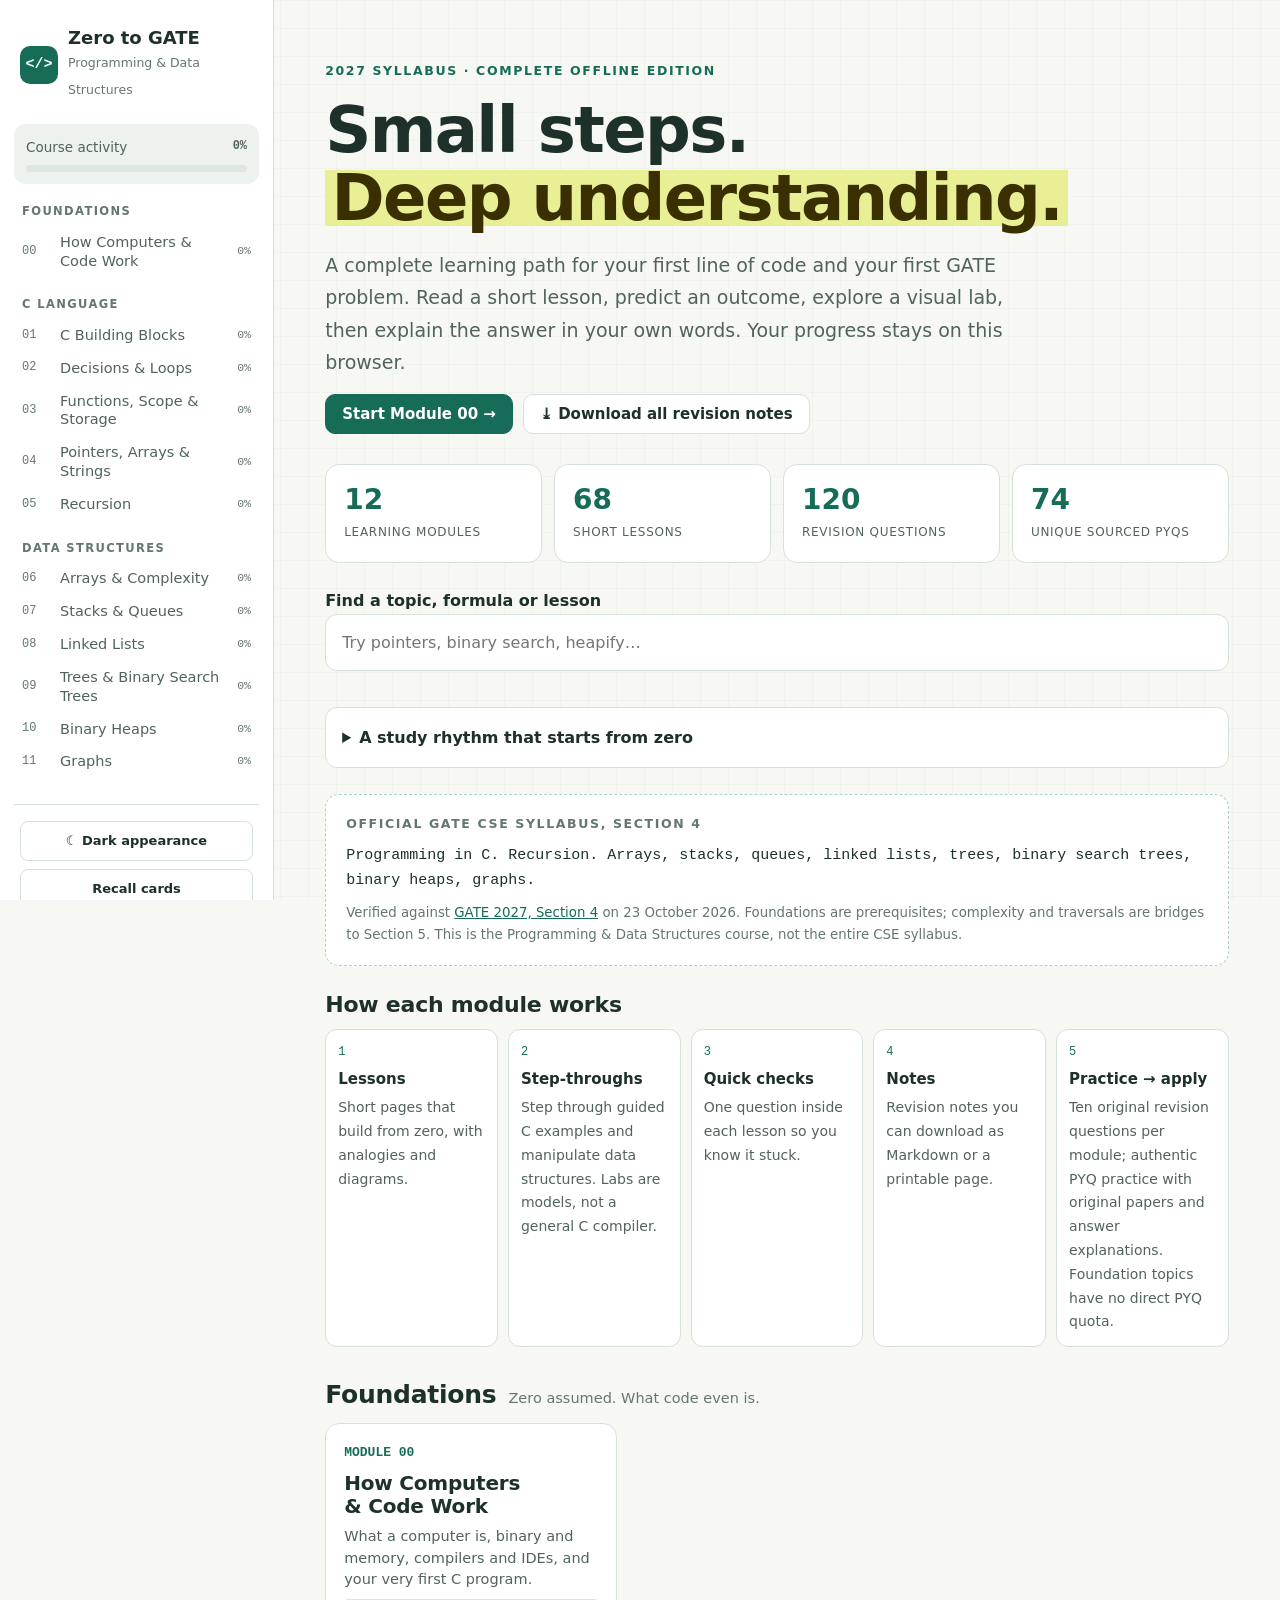
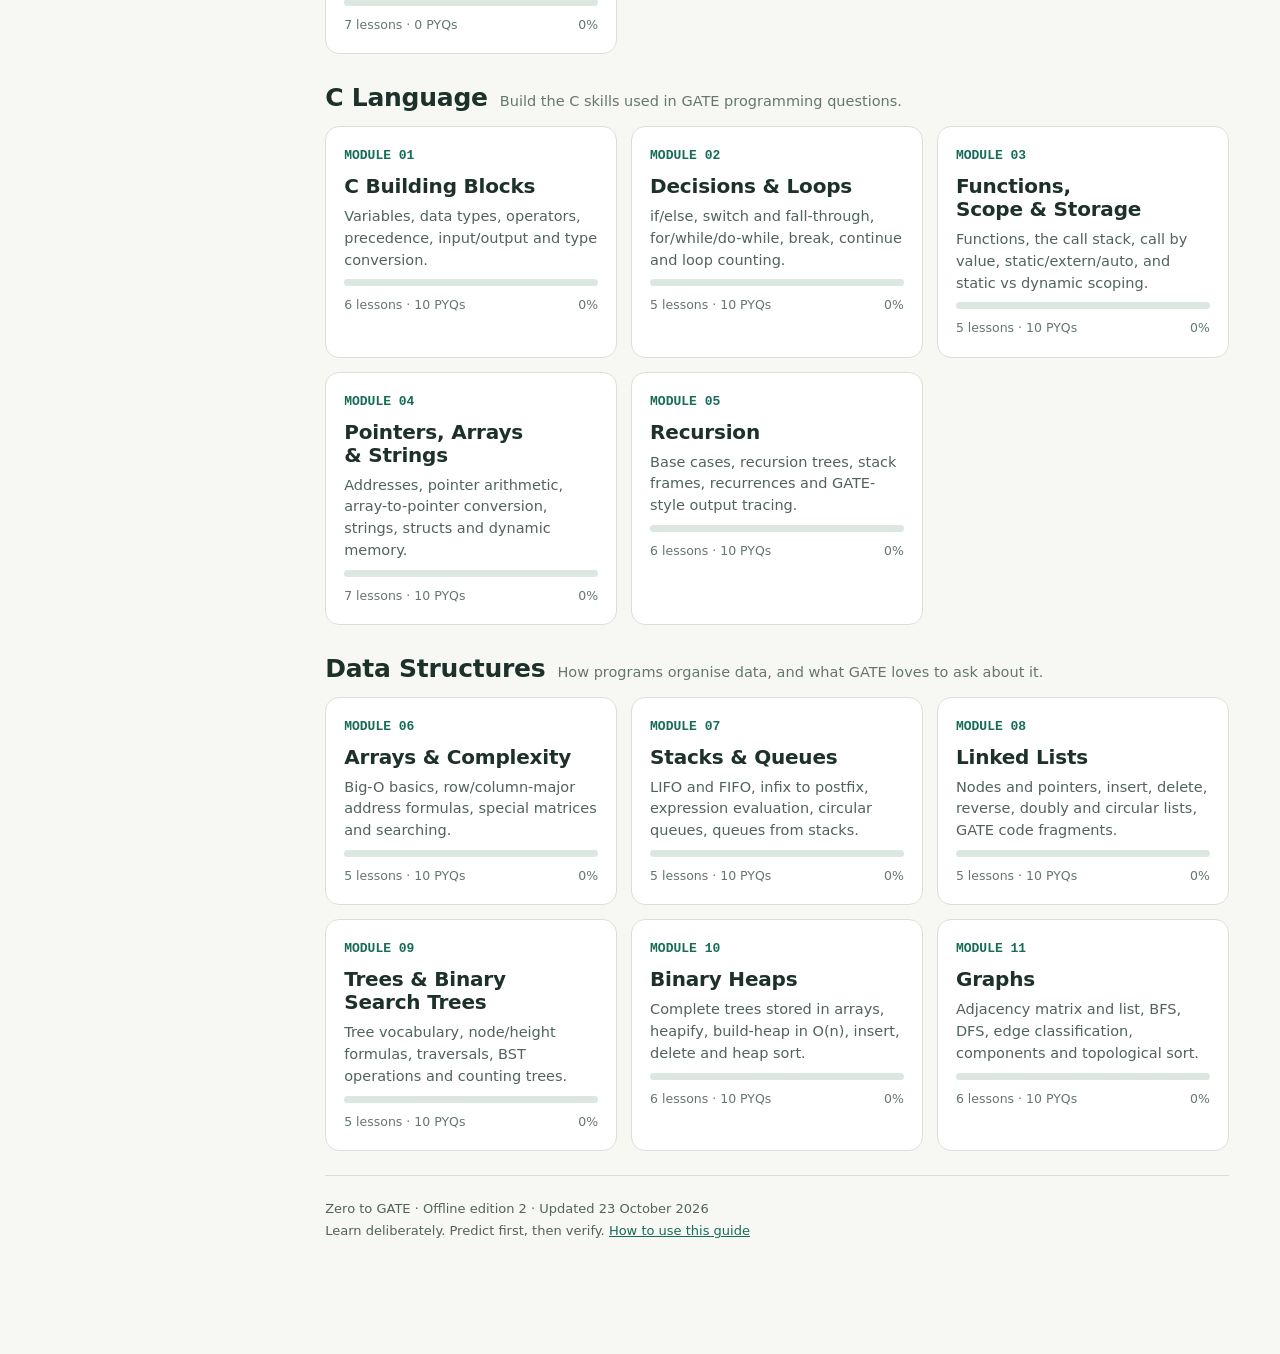
<file: index.html>
<!doctype html><html><head><meta charset=utf8><meta name=viewport content="width=device-width,initial-scale=1,viewport-fit=cover"><style>:root{color-scheme:light;box-sizing:border-box;padding-top:env(safe-area-inset-top,0px);padding-bottom:env(safe-area-inset-bottom,0px)}html{scroll-padding-top:env(safe-area-inset-top,0px)}body{margin:0;padding:0;font:14px -apple-system,BlinkMacSystemFont,sans-serif;background:#fff;color:#000}img{max-width:100%}[hidden]:not([hidden=until-found i]){display:none!important}</style></head><body>
<meta charset="utf-8">
<title>Zero to GATE · Complete Offline Edition</title>
<meta name="claude:viewport-fit-sides" content="cover">
<style>
/* Layout: lab-notebook study app. Fixed curriculum rail on the left, one reading column on the right,
   graph-paper ground, highlighter-yellow for "remember this", cobalt for anything you can click. */
:root{
  --paper:#F4F6FB; --grid:rgba(46,85,230,.055); --surface:#FFFFFF; --surface-2:#EDF0F8; --surface-3:#E2E7F4;
  --ink:#151A2D; --ink-2:#4B5373; --ink-3:#7C84A3; --line:#D8DDEB;
  --accent:#2E55E6; --accent-ink:#FFFFFF; --accent-soft:#E2E9FE; --accent-line:#B7C7FA;
  --marker:#FFE36B; --marker-ink:#3A2F00;
  --ok:#11815B; --ok-soft:#DCF3E9; --bad:#C33A3A; --bad-soft:#FBE4E4; --warn:#9C5C07; --warn-soft:#FCEED6;
  --violet:#7448D8; --violet-soft:#EEE7FD;
  --code-bg:#121830; --code-line:#1D2544; --code-hl:#2A3A78; --code-ink:#E6E9F5; --code-dim:#6E7799;
  --c-kw:#8FB0FF; --c-type:#6FD6C4; --c-str:#F2C37E; --c-num:#F79A72; --c-com:#7480A8; --c-pre:#CBA8FF; --c-fn:#9DE58C;
  --shadow:0 1px 2px rgba(21,26,45,.06),0 6px 20px rgba(21,26,45,.06);
  --f-display:"Bricolage Grotesque","Segoe UI",system-ui,sans-serif;
  --f-body:"Atkinson Hyperlegible","Segoe UI",system-ui,-apple-system,sans-serif;
  --f-mono:"JetBrains Mono",ui-monospace,Consolas,"Courier New",monospace;
  --rail:292px;
}
@media (prefers-color-scheme: dark){ :root:not([data-theme="light"]){
  --paper:#0D111E; --grid:rgba(125,155,255,.05); --surface:#141A2B; --surface-2:#1A2136; --surface-3:#232B45;
  --ink:#E8EBF6; --ink-2:#A7AECA; --ink-3:#737B99; --line:#2A3250;
  --accent:#7F9CFF; --accent-ink:#0D111E; --accent-soft:#1D2750; --accent-line:#34448A;
  --marker:#EFC94A; --marker-ink:#2A2000;
  --ok:#4CC99B; --ok-soft:#12342A; --bad:#FF8080; --bad-soft:#3B1B21; --warn:#F0AA4E; --warn-soft:#382A13;
  --violet:#B79BFF; --violet-soft:#2A2148;
  --code-bg:#0A0E1B; --code-line:#161D35; --code-hl:#24346E;
  --shadow:0 1px 2px rgba(0,0,0,.3),0 8px 24px rgba(0,0,0,.25);
  color-scheme:dark;
}}
:root[data-theme="dark"]{
  --paper:#0D111E; --grid:rgba(125,155,255,.05); --surface:#141A2B; --surface-2:#1A2136; --surface-3:#232B45;
  --ink:#E8EBF6; --ink-2:#A7AECA; --ink-3:#737B99; --line:#2A3250;
  --accent:#7F9CFF; --accent-ink:#0D111E; --accent-soft:#1D2750; --accent-line:#34448A;
  --marker:#EFC94A; --marker-ink:#2A2000;
  --ok:#4CC99B; --ok-soft:#12342A; --bad:#FF8080; --bad-soft:#3B1B21; --warn:#F0AA4E; --warn-soft:#382A13;
  --violet:#B79BFF; --violet-soft:#2A2148;
  --code-bg:#0A0E1B; --code-line:#161D35; --code-hl:#24346E;
  --shadow:0 1px 2px rgba(0,0,0,.3),0 8px 24px rgba(0,0,0,.25);
  color-scheme:dark;
}
*{box-sizing:border-box}
body{background:var(--paper);color:var(--ink);font-family:var(--f-body);font-size:17px;line-height:1.62;
  background-image:linear-gradient(var(--grid) 1px,transparent 1px),linear-gradient(90deg,var(--grid) 1px,transparent 1px);
  background-size:28px 28px;background-attachment:fixed}
body::before{content:"";position:fixed;inset:0 0 auto;height:env(safe-area-inset-top,0px);z-index:60;background:var(--surface)}
a{color:var(--accent)}
button{font:inherit;color:inherit}
:focus-visible{outline:2.5px solid var(--accent);outline-offset:2px;border-radius:6px}
h1,h2,h3,h4{font-family:var(--f-display);line-height:1.15;text-wrap:balance;margin:0;letter-spacing:-.01em}
code,kbd,.mono{font-family:var(--f-mono);font-size:.88em}
p code,li code,td code,.q-text code{background:var(--surface-2);border:1px solid var(--line);padding:.05em .35em;border-radius:5px}
mark,.hl{background:linear-gradient(transparent 12%,var(--marker) 12%,var(--marker) 88%,transparent 88%);color:var(--marker-ink);padding:0 .15em}

/* ---------- Shell ---------- */
.app{display:grid;grid-template-columns:var(--rail) minmax(0,1fr);min-height:100%}
.rail{position:sticky;top:env(safe-area-inset-top,0px);height:calc(100vh - env(safe-area-inset-top,0px));overflow-y:auto;
  background:var(--surface);border-right:1px solid var(--line);padding:20px 14px 40px max(14px,env(safe-area-inset-left,0px));display:flex;flex-direction:column;gap:18px}
.brand{display:flex;gap:10px;align-items:center;text-decoration:none;color:var(--ink);padding:4px 6px}
.brand-mark{width:38px;height:38px;border-radius:10px;background:var(--accent);color:var(--accent-ink);display:grid;place-items:center;font-family:var(--f-mono);font-weight:600;font-size:15px;flex:none}
.brand b{font-family:var(--f-display);font-size:18px;display:block;line-height:1.1}
.brand small{color:var(--ink-3);font-size:12.5px}
.overall{padding:12px;border-radius:12px;background:var(--surface-2);display:grid;gap:6px;font-size:13.5px;color:var(--ink-2)}
.bar{height:7px;border-radius:9px;background:var(--surface-3);overflow:hidden}
.bar>i{display:block;height:100%;background:var(--accent);border-radius:9px;transition:width .4s}
.phase-label{font-size:11.5px;text-transform:uppercase;letter-spacing:.12em;color:var(--ink-3);font-weight:700;padding:0 8px;margin-bottom:4px}
.nav-mod{display:grid;grid-template-columns:30px 1fr auto;gap:8px;align-items:center;padding:7px 8px;border-radius:9px;text-decoration:none;color:var(--ink-2);font-size:14.5px;line-height:1.3}
.nav-mod:hover{background:var(--surface-2);color:var(--ink)}
.nav-mod.on{background:var(--accent-soft);color:var(--ink)}
.nav-mod .n{font-family:var(--f-mono);font-size:12px;color:var(--ink-3)}
.nav-mod.on .n{color:var(--accent)}
.nav-mod .pct{font-family:var(--f-mono);font-size:11.5px;color:var(--ink-3)}
.nav-mod .pct.full{color:var(--ok)}
.nav-mod.soon{opacity:.55}
.nav-lessons{list-style:none;margin:2px 0 8px 38px;padding:0;border-left:1.5px solid var(--line)}
.nav-lessons a{display:flex;gap:8px;align-items:baseline;padding:4px 10px;font-size:13.5px;color:var(--ink-2);text-decoration:none;line-height:1.3}
.nav-lessons a:hover{color:var(--ink)}
.nav-lessons a.on{color:var(--accent);font-weight:700}
.nav-lessons .tick{width:14px;flex:none;color:var(--ok);font-size:12px}
.main{min-width:0;padding-block:28px 80px;padding-left:max(16px,env(safe-area-inset-left,0px));padding-right:max(16px,env(safe-area-inset-right,0px))}
.col{max-width:860px;margin:0 auto}
.topbar{display:none}
@media (max-width:980px){
  .app{grid-template-columns:minmax(0,1fr)}
  .rail{position:fixed;z-index:50;inset:0 auto 0 0;width:min(320px,88vw);height:100%;transform:translateX(-102%);transition:transform .25s;box-shadow:var(--shadow);padding-top:calc(20px + env(safe-area-inset-top,0px))}
  .rail.open{transform:none}
  .scrim{position:fixed;inset:0;background:rgba(10,14,28,.45);z-index:45}
  .topbar{display:flex;position:sticky;top:env(safe-area-inset-top,0px);z-index:40;background:var(--surface);border-bottom:1px solid var(--line);
    padding:10px max(16px,env(safe-area-inset-right,0px)) 10px max(16px,env(safe-area-inset-left,0px));align-items:center;gap:12px}
  .topbar b{font-family:var(--f-display);font-size:16px;flex:1;min-width:0;white-space:nowrap;overflow:hidden;text-overflow:ellipsis}
  .main{padding-top:20px}
}

/* ---------- Generic UI ---------- */
.btn{display:inline-flex;align-items:center;gap:8px;border:1.5px solid var(--line);background:var(--surface);color:var(--ink);padding:9px 16px;border-radius:10px;cursor:pointer;font-weight:700;font-size:15px;text-decoration:none;line-height:1.2;transition:background .15s,border-color .15s,transform .1s}
.btn:hover{border-color:var(--accent-line);background:var(--accent-soft)}
.btn:active{transform:translateY(1px)}
.btn.primary{background:var(--accent);border-color:var(--accent);color:var(--accent-ink)}
.btn.primary:hover{filter:brightness(1.08)}
.btn.small{padding:6px 11px;font-size:13.5px;border-radius:8px}
.btn:disabled{opacity:.45;cursor:not-allowed}
.row{display:flex;flex-wrap:wrap;gap:10px;align-items:center}
.chip{display:inline-flex;align-items:center;gap:6px;font-size:13px;padding:3px 10px;border-radius:99px;background:var(--surface-2);color:var(--ink-2);border:1px solid var(--line);white-space:nowrap}
.chip.year{background:var(--violet-soft);color:var(--violet);border-color:transparent;font-weight:700}
.chip.acc{background:var(--accent-soft);color:var(--accent);border-color:transparent;font-weight:700}
.eyebrow{font-size:12.5px;text-transform:uppercase;letter-spacing:.13em;font-weight:700;color:var(--accent)}
.muted{color:var(--ink-2)}
.field{display:flex;gap:8px;align-items:center;flex-wrap:wrap}
input[type=text],input[type=number],select{font:inherit;font-size:15px;padding:8px 11px;border-radius:9px;border:1.5px solid var(--line);background:var(--surface);color:var(--ink);min-width:0}
input:focus{border-color:var(--accent);outline:none}
.toast{position:fixed;left:50%;bottom:calc(22px + env(safe-area-inset-bottom,0px));transform:translateX(-50%);background:var(--ink);color:var(--paper);padding:10px 18px;border-radius:10px;font-size:14.5px;z-index:80;box-shadow:var(--shadow)}

/* ---------- Home ---------- */
.hero{padding:26px 0 8px;display:grid;gap:16px}
.hero h1{font-size:clamp(34px,5.4vw,58px);font-weight:800;letter-spacing:-.025em}
.hero h1 .hl{padding:0 .1em}
.hero p{font-size:19px;color:var(--ink-2);max-width:62ch;margin:0}
.syllabus{margin:26px 0;padding:18px 20px;border:1.5px dashed var(--accent-line);border-radius:14px;background:var(--surface);display:grid;gap:8px}
.syllabus q{font-family:var(--f-mono);font-size:15px;quotes:none;color:var(--ink)}
.syllabus small{color:var(--ink-3)}
.how{display:grid;grid-template-columns:repeat(5,minmax(0,1fr));gap:10px;margin:8px 0 34px}
.how div{background:var(--surface);border:1px solid var(--line);border-radius:12px;padding:12px;font-size:14px;color:var(--ink-2);display:grid;gap:4px;align-content:start}
.how b{color:var(--ink);font-size:15px}
.how .k{font-family:var(--f-mono);font-size:12px;color:var(--accent)}
@media (max-width:760px){.how{grid-template-columns:repeat(2,minmax(0,1fr))}}
.phase{margin:30px 0 12px;display:flex;align-items:baseline;gap:12px;flex-wrap:wrap}
.phase h2{font-size:24px}
.phase span{color:var(--ink-3);font-size:14.5px}
.cards{display:grid;grid-template-columns:repeat(auto-fill,minmax(250px,1fr));gap:14px}
.mcard{display:grid;gap:8px;align-content:start;padding:18px;border-radius:14px;background:var(--surface);border:1px solid var(--line);text-decoration:none;color:var(--ink);transition:border-color .15s,transform .15s;position:relative}
.mcard:hover{border-color:var(--accent);transform:translateY(-2px)}
.mcard .num{font-family:var(--f-mono);font-size:13px;color:var(--accent);font-weight:600}
.mcard h3{font-size:20px}
.mcard p{margin:0;font-size:14.5px;color:var(--ink-2);line-height:1.5}
.mcard .meta{font-size:12.5px;color:var(--ink-3);display:flex;justify-content:space-between;gap:8px}
.mcard.soon{opacity:.6}

/* ---------- Module ---------- */
.mod-head{display:grid;gap:12px;padding:6px 0 18px}
.mod-head h1{font-size:clamp(30px,4.6vw,46px);font-weight:800;letter-spacing:-.02em}
.mod-head .sum{font-size:18px;color:var(--ink-2);margin:0;max-width:66ch}
.objectives{background:var(--surface);border:1px solid var(--line);border-radius:12px;padding:4px 16px}
.objectives summary{cursor:pointer;font-weight:700;padding:10px 0;font-size:15px}
.objectives ul{margin:0 0 12px;padding-left:20px;color:var(--ink-2);font-size:15.5px}
.subnav{position:sticky;top:env(safe-area-inset-top,0px);z-index:30;background:color-mix(in srgb,var(--paper) 92%,transparent);backdrop-filter:blur(8px);
  margin:0 -4px 22px;padding:10px 4px;border-bottom:1px solid var(--line);display:flex;gap:6px;overflow-x:auto;scrollbar-width:thin}
@media (max-width:980px){.subnav{top:calc(57px + env(safe-area-inset-top,0px))}}
.tab{flex:none;border:1.5px solid var(--line);background:var(--surface);border-radius:99px;padding:6px 13px;font-size:13.5px;cursor:pointer;text-decoration:none;color:var(--ink-2);display:flex;gap:6px;align-items:center;white-space:nowrap}
.tab:hover{border-color:var(--accent-line);color:var(--ink)}
.tab.on{background:var(--ink);border-color:var(--ink);color:var(--paper)}
.tab .d{width:7px;height:7px;border-radius:50%;background:var(--line)}
.tab.done .d{background:var(--ok)}
.tab.sep{margin-left:8px}
.tab.special{font-weight:700}

/* Lesson content */
.lesson-head{display:grid;gap:6px;margin-bottom:18px}
.lesson-head h2{font-size:clamp(26px,3.6vw,34px);font-weight:700}
.prose{font-size:17.5px}
.prose>*+*{margin-top:1em}
.prose h3{font-size:23px;margin-top:1.7em}
.prose h4{font-size:18.5px;margin-top:1.3em}
.prose p{margin-bottom:0;max-width:70ch}
.prose ul,.prose ol{padding-left:1.3em;max-width:68ch}
.prose li+li{margin-top:.3em}
.prose table{border-collapse:collapse;width:100%;font-size:15.5px}
.tablewrap{overflow-x:auto;border:1px solid var(--line);border-radius:12px;background:var(--surface)}
.prose th,.prose td{padding:9px 12px;border-bottom:1px solid var(--line);text-align:left;vertical-align:top}
.prose th{background:var(--surface-2);font-size:13.5px;text-transform:uppercase;letter-spacing:.06em;color:var(--ink-2)}
.prose tr:last-child td{border-bottom:0}
.prose figure{margin:1.4em 0}
.prose figcaption{font-size:14px;color:var(--ink-3);margin-top:8px;text-align:center}
.prose hr{border:0;border-top:1.5px dashed var(--line);margin:2em 0}
.prose details{background:var(--surface);border:1px solid var(--line);border-radius:12px;padding:0 16px}
.prose details>summary{cursor:pointer;padding:12px 0;font-weight:700;color:var(--accent)}
.prose details[open]>summary{border-bottom:1px solid var(--line);margin-bottom:12px}
.prose details>:last-child{margin-bottom:14px}
.grid2{display:grid;grid-template-columns:repeat(2,minmax(0,1fr));gap:14px}
.grid3{display:grid;grid-template-columns:repeat(3,minmax(0,1fr));gap:14px}
@media (max-width:700px){.grid2,.grid3{grid-template-columns:minmax(0,1fr)}}
.card{background:var(--surface);border:1px solid var(--line);border-radius:12px;padding:14px 16px;min-width:0}
.card>*+*{margin-top:.5em}
.card h4{margin:0}
.big-idea{font-family:var(--f-display);font-size:clamp(21px,2.8vw,27px);line-height:1.3;font-weight:700;padding:6px 0 6px 18px;border-left:5px solid var(--marker);max-width:40ch}

/* Callouts */
.callout{border-radius:12px;padding:14px 16px 14px 16px;background:var(--surface);border:1px solid var(--line);position:relative;max-width:none}
.callout>*+*{margin-top:.55em}
.callout::before{display:block;font-size:12px;text-transform:uppercase;letter-spacing:.12em;font-weight:700;margin-bottom:6px;font-family:var(--f-body)}
.callout.analogy{background:var(--violet-soft);border-color:transparent}.callout.analogy::before{content:"Think of it like this";color:var(--violet)}
.callout.tip{background:var(--accent-soft);border-color:transparent}.callout.tip::before{content:"GATE tip";color:var(--accent)}
.callout.trap{background:var(--bad-soft);border-color:transparent}.callout.trap::before{content:"Common trap";color:var(--bad)}
.callout.key{background:var(--surface);border:2px solid var(--marker)}.callout.key::before{content:"Key idea";color:var(--warn)}
.callout.info{background:var(--surface-2);border-color:transparent}.callout.info::before{content:"Good to know";color:var(--ink-2)}
.callout.try{background:var(--ok-soft);border-color:transparent}.callout.try::before{content:"Try it yourself";color:var(--ok)}
.callout.formula{background:var(--warn-soft);border-color:transparent}.callout.formula::before{content:"Formula";color:var(--warn)}

/* Code blocks */
pre.code{background:var(--code-bg);color:var(--code-ink);border-radius:12px;padding:14px 0;overflow-x:auto;font-family:var(--f-mono);font-size:14.5px;line-height:1.6;margin:0;tab-size:4;counter-reset:ln}
pre.code .ln{display:block;padding:0 18px 0 0}
pre.code .ln::before{counter-increment:ln;content:counter(ln);display:inline-block;width:3.2em;padding-right:1em;text-align:right;color:var(--code-dim);user-select:none}
pre.code.nolines .ln::before{display:none}
pre.code.nolines .ln{padding-left:18px}
pre.code .ln.mark{background:var(--code-hl)}
.codewrap{position:relative}
.codewrap .lang{position:absolute;top:8px;right:12px;font-size:11px;color:var(--code-dim);font-family:var(--f-mono);text-transform:uppercase;letter-spacing:.1em}
.k{color:var(--c-kw)}.t{color:var(--c-type)}.s{color:var(--c-str)}.nm{color:var(--c-num)}.cm{color:var(--c-com);font-style:italic}.pp{color:var(--c-pre)}.fn{color:var(--c-fn)}
.term{background:var(--code-bg);color:#C9F1D2;font-family:var(--f-mono);font-size:14.5px;border-radius:12px;padding:12px 16px;white-space:pre-wrap;overflow-x:auto}
.term::before{content:"OUTPUT";display:block;font-size:10.5px;letter-spacing:.14em;color:var(--code-dim);margin-bottom:4px}
.term.plain{color:var(--code-ink)}.term.plain::before{display:none}

/* Viz frame (all widgets live in one) */
.viz{background:var(--surface);border:1.5px solid var(--line);border-radius:16px;padding:16px;display:grid;gap:14px;min-width:0;box-shadow:var(--shadow)}
.viz-title{display:flex;align-items:center;gap:10px;font-weight:700;font-size:15px}
.viz-title::before{content:"";width:10px;height:10px;border-radius:3px;background:var(--accent);flex:none}
.viz-title .sub{font-weight:400;color:var(--ink-3);font-size:13.5px}
.viz-stage{min-width:0;overflow-x:auto}
.viz-note{font-size:15.5px;color:var(--ink);background:var(--surface-2);border-radius:10px;padding:10px 14px;min-height:2.6em}
.ctl{display:flex;flex-wrap:wrap;gap:8px;align-items:center}
.ctl .count{font-family:var(--f-mono);font-size:13px;color:var(--ink-3);margin-left:auto}
.progress-dots{display:flex;gap:4px;flex-wrap:wrap}
.progress-dots i{width:16px;height:5px;border-radius:3px;background:var(--surface-3)}
.progress-dots i.on{background:var(--accent)}

/* Trace widget */
.tr-body{display:grid;grid-template-columns:minmax(0,1.35fr) minmax(0,1fr);gap:12px}
@media (max-width:760px){.tr-body{grid-template-columns:minmax(0,1fr)}}
.tr-code{background:var(--code-bg);border-radius:12px;padding:10px 0;overflow-x:auto;font-family:var(--f-mono);font-size:13.8px;line-height:1.65;color:var(--code-ink)}
.tr-code .ln{display:flex;white-space:pre;padding-right:14px;transition:background .2s}
.tr-code .ln .no{width:2.6em;flex:none;text-align:right;padding-right:.5em;color:var(--code-dim);user-select:none}
.tr-code .ln .ar{width:1.4em;flex:none;color:var(--marker);text-align:center}
.tr-code .ln.cur{background:var(--code-hl)}
.tr-code .ln.cur .no{color:var(--code-ink)}
.tr-side{display:grid;gap:10px;align-content:start;min-width:0}
.panel{border:1px solid var(--line);border-radius:12px;background:var(--surface-2);padding:10px 12px;min-width:0}
.panel-h{font-size:11.5px;text-transform:uppercase;letter-spacing:.12em;color:var(--ink-3);font-weight:700;margin-bottom:6px}
.vars{display:grid;grid-template-columns:auto minmax(0,1fr);gap:4px 12px;font-family:var(--f-mono);font-size:13.5px;align-items:center}
.vars .vn{color:var(--ink-2)}
.vars .vv{color:var(--ink);font-weight:600;overflow-wrap:anywhere}
.vars .vv.chg{background:var(--marker);color:var(--marker-ink);border-radius:5px;padding:0 6px;justify-self:start;animation:pop .35s}
@keyframes pop{from{transform:scale(1.25)}to{transform:none}}
.frame{border:1.5px solid var(--line);border-radius:10px;background:var(--surface);padding:8px 10px}
.frame+.frame{margin-top:6px}
.frame.top{border-color:var(--accent);box-shadow:0 0 0 3px var(--accent-soft)}
.frame-h{font-family:var(--f-mono);font-size:12.5px;color:var(--accent);font-weight:600;margin-bottom:4px;display:flex;justify-content:space-between;gap:8px}
.frame-h span{color:var(--ink-3);font-weight:400}
.out{background:var(--code-bg);color:#C9F1D2;font-family:var(--f-mono);font-size:13.5px;border-radius:10px;padding:8px 12px;min-height:2.4em;white-space:pre-wrap;overflow-wrap:anywhere}
.out .blink{display:inline-block;width:.55em;height:1.05em;background:#C9F1D2;vertical-align:-2px;animation:bl 1s steps(1) infinite}
@keyframes bl{50%{opacity:0}}

/* Data structure drawings */
.arr{display:inline-flex;flex-direction:column;gap:4px;padding:4px 2px}
.arr-row{display:flex}
.cell{min-width:46px;height:46px;border:1.5px solid var(--ink-3);margin-left:-1.5px;display:grid;place-items:center;font-family:var(--f-mono);font-size:15px;font-weight:600;background:var(--surface);padding:0 6px;transition:background .25s,color .25s}
.cell:first-child{margin-left:0;border-radius:8px 0 0 8px}.cell:last-child{border-radius:0 8px 8px 0}
.cell.empty{color:var(--ink-3);font-weight:400}
.lab-row{display:flex}
.lab-row span{min-width:46px;margin-left:-1.5px;text-align:center;font-family:var(--f-mono);font-size:11.5px;color:var(--ink-3);padding:0 6px}
.lab-row span:first-child{margin-left:0}
.lab-row.ptr span{color:var(--accent);font-weight:700;font-size:12px}
.is-active{background:var(--accent)!important;color:var(--accent-ink)!important;border-color:var(--accent)!important}
.is-visit{background:var(--marker)!important;color:var(--marker-ink)!important}
.is-done{background:var(--ok-soft)!important;color:var(--ok)!important;border-color:var(--ok)!important}
.is-bad{background:var(--bad-soft)!important;color:var(--bad)!important;border-color:var(--bad)!important}
.is-dim{opacity:.35}
.stack-v{display:inline-flex;flex-direction:column;align-items:stretch;min-width:120px;border:2px solid var(--ink-3);border-top:0;border-radius:0 0 10px 10px;padding:4px;gap:4px;min-height:60px;justify-content:flex-end}
.stack-v .cell{border-radius:6px!important;margin:0;width:100%}
.ll{display:flex;align-items:center;gap:0;padding:6px 2px;flex-wrap:nowrap}
.ll-head{font-family:var(--f-mono);font-size:12.5px;color:var(--accent);font-weight:700;margin-right:8px;display:flex;align-items:center;gap:6px}
.ll-node{display:flex;border:1.5px solid var(--ink-3);border-radius:9px;overflow:hidden;background:var(--surface);flex:none;position:relative}
.ll-node .d{padding:8px 12px;font-family:var(--f-mono);font-weight:600;font-size:15px;min-width:44px;text-align:center}
.ll-node .p{width:24px;border-left:1.5px dashed var(--ink-3);display:grid;place-items:center}
.ll-node .p::after{content:"";width:7px;height:7px;border-radius:50%;background:var(--ink-2)}
.ll-node .pv{width:24px;border-right:1.5px dashed var(--ink-3);display:grid;place-items:center}
.ll-node .pv::after{content:"";width:7px;height:7px;border-radius:50%;background:var(--ink-2)}
.ll-node .addr{position:absolute;bottom:-17px;left:0;right:0;text-align:center;font-family:var(--f-mono);font-size:10.5px;color:var(--ink-3)}
.ll-arrow{width:34px;height:2px;background:var(--ink-2);position:relative;flex:none}
.ll-arrow::after{content:"";position:absolute;right:-1px;top:-4px;border:5px solid transparent;border-left:7px solid var(--ink-2);border-right:0}
.ll-arrow.both::before{content:"";position:absolute;left:-1px;top:-4px;border:5px solid transparent;border-right:7px solid var(--ink-2);border-left:0}
.ll-null{font-family:var(--f-mono);font-size:13px;color:var(--ink-3);margin-left:4px}
.ll.has-addr{padding-bottom:22px}
svg.ds{display:block;margin:0 auto;max-width:100%;height:auto;font-family:var(--f-mono)}
svg.ds .edge{stroke:var(--ink-3);stroke-width:1.8;fill:none}
svg.ds .edge.is-active{stroke:var(--accent);stroke-width:3}
svg.ds .edge.is-done{stroke:var(--ok);stroke-width:3}
svg.ds .edge.is-dim{opacity:.25}
svg.ds .node rect,svg.ds .node circle{fill:var(--surface);stroke:var(--ink-2);stroke-width:1.8;transition:fill .25s}
svg.ds .node text{fill:var(--ink);font-size:14px;font-weight:600;text-anchor:middle;dominant-baseline:central}
svg.ds .node.is-active rect,svg.ds .node.is-active circle{fill:var(--accent);stroke:var(--accent)}
svg.ds .node.is-active text{fill:var(--accent-ink)}
svg.ds .node.is-visit rect,svg.ds .node.is-visit circle{fill:var(--marker);stroke:var(--warn)}
svg.ds .node.is-visit text{fill:var(--marker-ink)}
svg.ds .node.is-done rect,svg.ds .node.is-done circle{fill:var(--ok-soft);stroke:var(--ok)}
svg.ds .node.is-done text{fill:var(--ok)}
svg.ds .node.is-bad rect,svg.ds .node.is-bad circle{fill:var(--bad-soft);stroke:var(--bad)}
svg.ds .node.is-dim{opacity:.3}
svg.ds .note{fill:var(--accent);font-size:12px;text-anchor:middle;font-weight:600}
svg.ds .wt{fill:var(--ink-2);font-size:12px;text-anchor:middle;paint-order:stroke;stroke:var(--surface);stroke-width:4px}
svg.ds .arrowhead{fill:var(--ink-3)}
svg.ds .lbl{fill:var(--ink-3);font-size:11px;text-anchor:middle}

/* Questions */
.qset-head{display:flex;flex-wrap:wrap;gap:12px;align-items:center;justify-content:space-between;background:var(--surface);border:1px solid var(--line);border-radius:14px;padding:14px 16px;margin-bottom:18px}
.score{display:flex;gap:16px;align-items:center;font-size:14.5px;color:var(--ink-2)}
.score b{font-family:var(--f-display);font-size:26px;color:var(--ink)}
.qlist{display:grid;gap:16px}
.q{background:var(--surface);border:1.5px solid var(--line);border-radius:14px;padding:16px 18px;display:grid;gap:12px;min-width:0}
.q.right{border-color:var(--ok)}.q.wrong{border-color:var(--bad)}
.q-top{display:flex;gap:8px;align-items:center;flex-wrap:wrap}
.q-num{font-family:var(--f-mono);font-weight:600;color:var(--accent);font-size:14px}
.q-type{font-size:12px;color:var(--ink-3);text-transform:uppercase;letter-spacing:.1em;font-weight:700}
.q-text{font-size:16.5px}
.q-text>*+*{margin-top:.6em}
.q-text p{margin:0}
.opts{display:grid;gap:8px}
.opt{display:flex;gap:12px;align-items:flex-start;text-align:left;border:1.5px solid var(--line);border-radius:10px;background:var(--surface);padding:10px 12px;cursor:pointer;font-size:15.5px;width:100%}
.opt:hover:not(:disabled){border-color:var(--accent-line);background:var(--accent-soft)}
.opt .lt{font-family:var(--f-mono);font-weight:600;width:26px;height:26px;border-radius:7px;display:grid;place-items:center;background:var(--surface-2);flex:none;font-size:13px}
.opt.msq .lt{border-radius:50%}
.opt.sel{border-color:var(--accent);background:var(--accent-soft)}
.opt.sel .lt{background:var(--accent);color:var(--accent-ink)}
.opt.correct{border-color:var(--ok);background:var(--ok-soft)}
.opt.correct .lt{background:var(--ok);color:var(--surface)}
.opt.incorrect{border-color:var(--bad);background:var(--bad-soft)}
.opt.incorrect .lt{background:var(--bad);color:var(--surface)}
.opt:disabled{cursor:default}
.opt .ot{min-width:0;overflow-wrap:anywhere}
.opt .ot pre.code{margin-top:4px}
.feedback{border-radius:10px;padding:12px 14px;font-size:15.5px;display:grid;gap:8px}
.feedback.right{background:var(--ok-soft)}
.feedback.wrong{background:var(--bad-soft)}
.feedback .verdict{font-weight:700}
.feedback.right .verdict{color:var(--ok)}.feedback.wrong .verdict{color:var(--bad)}
.feedback .explain{color:var(--ink)}
.feedback .explain>*+*{margin-top:.55em}
.feedback .explain p{margin:0}
.inline-check{border:2px dashed var(--accent-line);border-radius:14px;padding:4px}
.inline-check .q{border:0;padding:12px 14px}
.inline-check .q::before{content:"Quick check";font-size:12px;text-transform:uppercase;letter-spacing:.12em;font-weight:700;color:var(--accent)}

/* Lesson footer */
.lesson-foot{margin-top:40px;padding-top:20px;border-top:1.5px dashed var(--line);display:flex;justify-content:space-between;gap:12px;flex-wrap:wrap}
.notes-actions{display:flex;gap:10px;flex-wrap:wrap;margin-bottom:20px;align-items:center}
.notes{background:var(--surface);border:1px solid var(--line);border-radius:16px;padding:clamp(16px,4vw,34px)}
.notes h1{font-size:30px}.notes h2{font-size:24px;margin-top:1.6em;padding-bottom:6px;border-bottom:2px solid var(--marker)}.notes h3{font-size:19px;margin-top:1.3em}
.notes blockquote{margin:0;padding:10px 16px;border-left:4px solid var(--accent);background:var(--accent-soft);border-radius:0 10px 10px 0}
.empty-state{background:var(--surface);border:1.5px dashed var(--line);border-radius:14px;padding:24px;text-align:center;color:var(--ink-2)}
@media (prefers-reduced-motion:reduce){*{animation:none!important;transition:none!important}}
</style>

<link rel="stylesheet" href="edition.css">
<a class="skip" href="#main">Skip to lesson</a>
<div class="topbar"><button class="btn small" id="menuBtn" aria-label="Open course menu">☰ Menu</button><b id="topTitle">Zero to GATE Programming</b></div>
<div class="app">
  <aside class="rail" id="rail" aria-label="Course navigation"></aside>
  <main class="main" id="main" tabindex="-1"><div class="col" id="view"></div></main>
</div>

<script>
const GATE = (() => {
  "use strict";
  const CURRICULUM = [
    {id:"m00",phase:"Foundations",title:"How Computers & Code Work",blurb:"What a computer is, binary and memory, compilers and IDEs, and your very first C program."},
    {id:"m01",phase:"C Language",title:"C Building Blocks",blurb:"Variables, data types, operators, precedence, input/output and type conversion."},
    {id:"m02",phase:"C Language",title:"Decisions & Loops",blurb:"if/else, switch and fall-through, for/while/do-while, break, continue and loop counting."},
    {id:"m03",phase:"C Language",title:"Functions, Scope & Storage",blurb:"Functions, the call stack, call by value, static/extern/auto, and static vs dynamic scoping."},
    {id:"m04",phase:"C Language",title:"Pointers, Arrays & Strings",blurb:"Addresses, pointer arithmetic, array-to-pointer conversion, strings, structs and dynamic memory."},
    {id:"m05",phase:"C Language",title:"Recursion",blurb:"Base cases, recursion trees, stack frames, recurrences and GATE-style output tracing."},
    {id:"m06",phase:"Data Structures",title:"Arrays & Complexity",blurb:"Big-O basics, row/column-major address formulas, special matrices and searching."},
    {id:"m07",phase:"Data Structures",title:"Stacks & Queues",blurb:"LIFO and FIFO, infix to postfix, expression evaluation, circular queues, queues from stacks."},
    {id:"m08",phase:"Data Structures",title:"Linked Lists",blurb:"Nodes and pointers, insert, delete, reverse, doubly and circular lists, GATE code fragments."},
    {id:"m09",phase:"Data Structures",title:"Trees & Binary Search Trees",blurb:"Tree vocabulary, node/height formulas, traversals, BST operations and counting trees."},
    {id:"m10",phase:"Data Structures",title:"Binary Heaps",blurb:"Complete trees stored in arrays, heapify, build-heap in O(n), insert, delete and heap sort."},
    {id:"m11",phase:"Data Structures",title:"Graphs",blurb:"Adjacency matrix and list, BFS, DFS, edge classification, components and topological sort."}
  ];
  const PHASES = {
    "Foundations":"Zero assumed. What code even is.",
    "C Language":"Build the C skills used in GATE programming questions.",
    "Data Structures":"How programs organise data, and what GATE loves to ask about it."
  };
  const modules = {}, widgets = {};
  const $ = (s, r=document) => r.querySelector(s);
  const $$ = (s, r=document) => [...r.querySelectorAll(s)];
  const esc = s => String(s ?? "").replace(/[&<>"']/g, c => ({"&":"&amp;","<":"&lt;",">":"&gt;",'"':"&quot;","'":"&#39;"}[c]));
  const pad2 = n => String(n).padStart(2,"0");

  /* ---------- storage (per-viewer convenience only) ---------- */
  const KEY = "zero2gate-pds-complete-v2";
  let S = {done:{}, ans:{}, last:null, bookmarks:{}, notes:{}, theme:"light"};
  try { const raw = localStorage.getItem(KEY); if (raw) S = Object.assign(S, JSON.parse(raw)); } catch(e) {}
  const save = () => { try { localStorage.setItem(KEY, JSON.stringify(S)); } catch(e) { toast("Browser storage is unavailable. Export your progress before closing."); } };

  /* ---------- downloads ---------- */
  let dlP = null;
  function getDownloads(){
    if (!dlP) dlP = (window.claude && window.claude.use) ? window.claude.use("downloads").catch(() => null) : Promise.resolve(null);
    return dlP;
  }
  async function download(filename, text){
    const dl = await getDownloads();
    if (dl) {
      try { await dl.save({filename, data:text}); toast("Saved " + filename); }
      catch(e) { if (e && e.code !== "declined") toast("Couldn't save the file here (" + (e.code||"error") + ")."); }
      return;
    }
    try {
      const a = document.createElement("a");
      a.href = URL.createObjectURL(new Blob([text], {type: filename.endsWith(".html") ? "text/html" : "text/markdown"}));
      a.download = filename; document.body.appendChild(a); a.click(); a.remove(); setTimeout(()=>URL.revokeObjectURL(a.href),10000);
    } catch(e) { toast("Downloads are not available in this view."); }
  }
  let toastT;
  function toast(msg){
    let t = $(".toast"); if (!t) { t = document.createElement("div"); t.className = "toast"; t.setAttribute("role","status"); document.body.appendChild(t); }
    t.textContent = msg; t.hidden = false; clearTimeout(toastT); toastT = setTimeout(() => t.hidden = true, 2600);
  }

  /* ---------- C syntax highlighting ---------- */
  const KW = new Set("auto break case const continue default do else enum extern for goto if register return sizeof static struct switch typedef union volatile while NULL true false".split(" "));
  const TY = new Set("int char float double long short signed unsigned void bool size_t FILE".split(" "));
  function hl(code){
    const re = /(\/\*[\s\S]*?\*\/|\/\/[^\n]*)|("(?:\\.|[^"\\\n])*"|'(?:\\.|[^'\\\n])*')|(^[ \t]*#[^\n]*)|(\b0[xX][0-9a-fA-F]+\b|\b\d+(?:\.\d+)?(?:[eE][-+]?\d+)?[fFuUlL]*\b)|([A-Za-z_]\w*)/gm;
    let out = "", last = 0, m;
    while ((m = re.exec(code))) {
      out += esc(code.slice(last, m.index));
      const w = m[0];
      if (m[1]) out += `<span class="cm">${esc(w)}</span>`;
      else if (m[2]) out += `<span class="s">${esc(w)}</span>`;
      else if (m[3]) out += `<span class="pp">${esc(w)}</span>`;
      else if (m[4]) out += `<span class="nm">${esc(w)}</span>`;
      else if (KW.has(w)) out += `<span class="k">${w}</span>`;
      else if (TY.has(w)) out += `<span class="t">${w}</span>`;
      else if (/^\s*\(/.test(code.slice(re.lastIndex))) out += `<span class="fn">${w}</span>`;
      else out += w;
      last = re.lastIndex;
    }
    return out + esc(code.slice(last));
  }
  function codeBlock(code, opts={}){
    const lines = String(code).replace(/^\n/,"").replace(/\s+$/,"").split("\n");
    const marks = new Set(opts.mark || []);
    const body = lines.map((l,i) => `<span class="ln${marks.has(i+1)?" mark":""}">${hl(l) || " "}</span>`).join("");
    return `<div class="codewrap"><pre class="code${opts.nolines?" nolines":""}">${body}</pre>${opts.lang===false?"":`<span class="lang">${esc(opts.lang||"C")}</span>`}</div>`;
  }

  /* ---------- tiny markdown (for notes + question text) ---------- */
  function inline(s){
    const codes = [];
    s = s.replace(/`([^`]+)`/g, (_, c) => { codes.push(c); return "\u0000" + (codes.length-1) + "\u0000"; });
    s = esc(s)
      .replace(/\*\*([^*]+)\*\*/g, "<strong>$1</strong>")


      .replace(/\[([^\]]+)\]\((https?:[^)\s]+)\)/g, '<a href="$2" target="_blank" rel="noopener">$1</a>');
    return s.replace(/\u0000(\d+)\u0000/g, (_, i) => `<code>${esc(codes[+i])}</code>`);
  }
  function md(src){
    const lines = String(src||"").replace(/\r/g,"").split("\n");
    let html = "", i = 0;
    const isTableSep = l => /^\s*\|?\s*:?-{2,}:?\s*(\|\s*:?-{2,}:?\s*)*\|?\s*$/.test(l);
    const cells = l => l.trim().replace(/^\|/,"").replace(/\|$/,"").split("|").map(c => c.trim());
    while (i < lines.length) {
      let l = lines[i];
      if (/^```/.test(l)) {
        const lang = l.slice(3).trim(); const buf = []; i++;
        while (i < lines.length && !/^```/.test(lines[i])) buf.push(lines[i++]);
        i++;
        html += (lang === "" || /^c$/i.test(lang)) ? codeBlock(buf.join("\n"), {lang: lang ? "C" : false, nolines: true}) : `<div class="term${/^out/i.test(lang)?"":" plain"}">${esc(buf.join("\n"))}</div>`;
        continue;
      }
      if (/^\s*$/.test(l)) { i++; continue; }
      let h = l.match(/^(#{1,4})\s+(.*)$/);
      if (h) { html += `<h${h[1].length}>${inline(h[2])}</h${h[1].length}>`; i++; continue; }
      if (/^\s*(---|\*\*\*)\s*$/.test(l)) { html += "<hr>"; i++; continue; }
      if (/^\|/.test(l) && i+1 < lines.length && isTableSep(lines[i+1])) {
        const head = cells(l); i += 2; const rows = [];
        while (i < lines.length && /^\|/.test(lines[i])) rows.push(cells(lines[i++]));
        html += `<div class="tablewrap"><table><thead><tr>${head.map(c=>`<th>${inline(c)}</th>`).join("")}</tr></thead><tbody>${rows.map(r=>`<tr>${r.map(c=>`<td>${inline(c)}</td>`).join("")}</tr>`).join("")}</tbody></table></div>`;
        continue;
      }
      if (/^>\s?/.test(l)) {
        const buf = []; while (i < lines.length && /^>\s?/.test(lines[i])) buf.push(lines[i++].replace(/^>\s?/,""));
        html += `<blockquote>${md(buf.join("\n"))}</blockquote>`; continue;
      }
      if (/^\s*([-*]|\d+\.)\s+/.test(l)) {
        const ordered = /^\s*\d+\./.test(l); const items = [];
        while (i < lines.length && /^\s*([-*]|\d+\.)\s+/.test(lines[i])) {
          let it = lines[i++].replace(/^\s*([-*]|\d+\.)\s+/,"");
          while (i < lines.length && /^\s{2,}\S/.test(lines[i]) && !/^\s*([-*]|\d+\.)\s+/.test(lines[i])) it += " " + lines[i++].trim();
          items.push(it);
        }
        html += `<${ordered?"ol":"ul"}>${items.map(x=>`<li>${inline(x)}</li>`).join("")}</${ordered?"ol":"ul"}>`; continue;
      }
      const buf = [l]; i++;
      while (i < lines.length && !/^\s*$/.test(lines[i]) && !/^(#{1,4}\s|```|>|\||\s*([-*]|\d+\.)\s+)/.test(lines[i])) buf.push(lines[i++]);
      html += `<p>${inline(buf.join(" "))}</p>`;
    }
    return html;
  }
  // question/option text: plain strings are treated as light markdown; strings starting with "<" are trusted HTML.
  const rich = s => { s = String(s ?? ""); return /^\s*</.test(s) ? s : md(s); };
  const richInline = s => { s = String(s ?? ""); return /^\s*</.test(s) ? s : inline(s); };

  /* ---------- drawing helpers for data structures ---------- */
  function arrayHTML(values, o={}){
    const hlc = o.hl || {}, top = o.ptr || o.top || {}, base = o.base ?? 0;
    const idx = o.index !== false;
    const ptrRow = Object.keys(top).length ? `<div class="lab-row ptr">${values.map((_,i)=>`<span>${esc(top[i]||"")}${top[i]?" ↓":""}</span>`).join("")}</div>` : "";
    const cellsH = values.map((v,i)=>`<div class="cell${v===null||v===""||v===undefined?" empty":""} ${hlc[i]?"is-"+hlc[i]:""}">${v===null||v===undefined?"&nbsp;":esc(v)}</div>`).join("");
    const idxRow = idx ? `<div class="lab-row">${values.map((_,i)=>`<span>${o.addr ? esc(o.addr.start + i*o.addr.size) : (o.labels ? esc(o.labels[i]) : base+i)}</span>`).join("")}</div>` : "";
    return `<div class="arr">${o.title?`<div class="panel-h">${esc(o.title)}</div>`:""}${ptrRow}<div class="arr-row">${cellsH}</div>${idxRow}</div>`;
  }
  function stackHTML(items, o={}){
    const hlc = o.hl || {};
    const cells = items.map((v,i)=>({v,i})).reverse().map(({v,i})=>`<div class="cell ${hlc[i]?"is-"+hlc[i]:""}">${esc(v)}</div>`).join("");
    return `<div style="display:inline-flex;flex-direction:column;align-items:center;gap:4px">${o.title?`<div class="panel-h">${esc(o.title)}</div>`:""}<div class="stack-v">${cells || '<div class="cell empty" style="border-style:dashed">empty</div>'}</div><div class="lab-row"><span style="min-width:120px">${items.length?"↑ top = "+esc(items[items.length-1]):""}</span></div></div>`;
  }
  function listHTML(nodes, o={}){
    const anyAddr = nodes.some(n => n.addr != null);
    let h = `<div class="ll${anyAddr?" has-addr":""}">`;
    if (o.head !== false) h += `<span class="ll-head">${esc(o.head||"head")} <span class="ll-arrow"></span></span>`;
    nodes.forEach((n,i) => {
      h += `<div class="ll-node ${n.hl?"is-"+n.hl:""}">${o.doubly?'<span class="pv"></span>':""}<span class="d">${esc(n.v)}</span><span class="p"></span>${n.addr!=null?`<span class="addr">${esc(n.addr)}</span>`:""}</div>`;
      if (i < nodes.length-1) h += `<span class="ll-arrow${o.doubly?" both":""}"></span>`;
    });
    if (o.circular) h += `<span class="ll-arrow"></span><span class="ll-null">↺ back to first</span>`;
    else if (o.nullEnd !== false) h += `<span class="ll-arrow"></span><span class="ll-null">NULL</span>`;
    return h + "</div>";
  }
  // Tree: node = {v, children:[node|null], hl, note} or binary {v, l, r}
  function svgTree(root, o={}){
    if (!root) return `<div class="empty-state">(empty tree)</div>`;
    const norm = n => {
      if (!n) return null;
      let kids = n.children || n.kids;
      if (!kids && ("l" in n || "r" in n)) kids = (n.l || n.r) ? [n.l||null, n.r||null] : [];
      return {v:n.v ?? n.label, hl:n.hl, note:n.note, kids:(kids||[]).map(norm)};
    };
    const r = norm(root);
    let maxW = 0; const all = [];
    (function meas(n){ if(!n) return; n.w = Math.max(34, String(n.v).length*8.6 + 18); maxW = Math.max(maxW, n.w); n.kids.forEach(meas); })(r);
    const dx = Math.max(o.dx || 0, maxW + 12), dy = o.dy || 70; let slot = 0, depth = 0;
    (function lay(n, d){
      n.d = d; depth = Math.max(depth, d); all.push(n);
      const real = n.kids.filter(Boolean);
      if (!real.length) { n.x = slot; slot += 1; return; }
      const xs = n.kids.map(k => { if (k) { lay(k, d+1); return k.x; } const gx = slot; slot += 0.6; return gx; });
      n.ghosts = n.kids.map((k,i) => k ? null : xs[i]);
      n.x = (xs[0] + xs[xs.length-1]) / 2;
    })(r, 0);
    const padX = maxW/2 + 8, H = (depth)*dy + 60 + (o.notes!==false?16:0);
    const W = Math.max(1, (slot-1))*dx + padX*2;
    const X = n => padX + n.x*dx, Y = n => 28 + n.d*dy;
    let edges = "", nodes = "";
    all.forEach(n => n.kids.forEach(k => { if (k) edges += `<line class="edge ${k.hl==="active"||k.edge==="active"?"is-active":""}" x1="${X(n)}" y1="${Y(n)}" x2="${X(k)}" y2="${Y(k)}"/>`; }));
    all.forEach(n => {
      const w = n.w, x = X(n), y = Y(n), round = String(n.v).length <= 3;
      nodes += `<g class="node ${n.hl?"is-"+n.hl:""}">${round?`<circle cx="${x}" cy="${y}" r="18"/>`:`<rect x="${x-w/2}" y="${y-16}" width="${w}" height="32" rx="10"/>`}<text x="${x}" y="${y}">${esc(n.v)}</text></g>`;
      if (n.note != null && n.note !== "") nodes += `<text class="note" x="${x}" y="${y+32}">${esc(n.note)}</text>`;
    });
    return `<svg class="ds" viewBox="0 0 ${W} ${H}" width="${W}" style="max-width:min(100%,${W}px)" role="img" aria-label="${esc(o.label||"tree diagram")}">${edges}${nodes}</svg>`;
  }
  // Graph: {nodes:[{id,x,y,hl,label}], edges:[{a,b,w,hl,dir}]}, o:{w,h,directed}
  function svgGraph(g, o={}){
    const W = o.w || 420, H = o.h || 260, R = 19, pos = {};
    g.nodes.forEach(n => pos[n.id] = n);
    const mid = "ah" + Math.random().toString(36).slice(2,8);
    let s = `<svg class="ds" viewBox="0 0 ${W} ${H}" width="${W}" style="max-width:min(100%,${W}px)" role="img" aria-label="${esc(o.label||"graph diagram")}"><defs><marker id="${mid}" viewBox="0 0 10 10" refX="9" refY="5" markerWidth="7" markerHeight="7" orient="auto-start-reverse"><path class="arrowhead" d="M0,0 L10,5 L0,10 z"/></marker></defs>`;
    g.edges.forEach(e => {
      const A = pos[e.a], B = pos[e.b]; if (!A || !B) return;
      const dxv = B.x-A.x, dyv = B.y-A.y, L = Math.hypot(dxv,dyv) || 1, ux = dxv/L, uy = dyv/L;
      const directed = e.dir ?? o.directed;
      const x1 = A.x+ux*R, y1 = A.y+uy*R, x2 = B.x-ux*(R+(directed?3:0)), y2 = B.y-uy*(R+(directed?3:0));
      s += `<line class="edge ${e.hl?"is-"+e.hl:""}" x1="${x1}" y1="${y1}" x2="${x2}" y2="${y2}" ${directed?`marker-end="url(#${mid})"`:""}/>`;
      if (e.w != null) s += `<text class="wt" x="${(A.x+B.x)/2 - uy*10}" y="${(A.y+B.y)/2 + ux*10 + 4}">${esc(e.w)}</text>`;
    });
    g.nodes.forEach(n => {
      s += `<g class="node ${n.hl?"is-"+n.hl:""}"><circle cx="${n.x}" cy="${n.y}" r="${R}"/><text x="${n.x}" y="${n.y}">${esc(n.label ?? n.id)}</text></g>`;
      if (n.note != null) s += `<text class="note" x="${n.x}" y="${n.y+R+15}">${esc(n.note)}</text>`;
    });
    return s + "</svg>";
  }

  /* ---------- built-in widget: frames (generic step-by-step visual) ---------- */
  function stepper(el, total, render, o={}){
    let i = 0, timer = null;
    el.classList.add("viz");
    el.innerHTML = `${o.title?`<div class="viz-title">${esc(o.title)}${o.sub?`<span class="sub">${esc(o.sub)}</span>`:""}</div>`:""}
      <div class="viz-body"></div>
      <div class="ctl">
        <button class="btn small" data-a="first" aria-label="Go to first step">⏮</button>
        <button class="btn small" data-a="prev">← Back</button>
        <button class="btn small primary" data-a="next">Next →</button>
        <button class="btn small" data-a="play">▶ Play</button>
        <span class="count"></span>
      </div><div class="progress-dots" aria-hidden="true"></div>`;
    const body = $(".viz-body", el), count = $(".count", el), dots = $(".progress-dots", el);
    if (total <= 40) dots.innerHTML = Array.from({length:total}, () => "<i></i>").join(""); else dots.hidden = true;
    const playBtn = $('[data-a="play"]', el);
    const stop = () => { clearInterval(timer); timer = null; playBtn.textContent = "▶ Play"; };
    function show(){
      render(body, i);
      count.textContent = `step ${i+1} / ${total}`;
      $$(".progress-dots i", el).forEach((d,k) => d.classList.toggle("on", k <= i));
      $('[data-a="prev"]', el).disabled = i === 0; $('[data-a="first"]', el).disabled = i === 0;
      $('[data-a="next"]', el).disabled = i === total-1;
    }
    el.addEventListener("click", e => {
      const a = e.target.closest("[data-a]")?.dataset.a; if (!a) return;
      if (a === "next" && i < total-1) i++;
      if (a === "prev" && i > 0) i--;
      if (a === "first") i = 0;
      if (a === "play") {
        if (timer) { stop(); return; }
        if (i === total-1) i = 0;
        playBtn.textContent = "❚❚ Pause";
        timer = setInterval(() => { if (!el.isConnected) { stop(); return; } if (i >= total-1) { stop(); return; } i++; show(); }, o.speed || 1300);
      } else stop();
      show();
    });
    el.tabIndex = 0;
    el.addEventListener("keydown", e => {
      if (e.target.closest("input,select,textarea")) return;
      if (e.key === "ArrowRight" && i < total-1) { i++; show(); e.preventDefault(); }
      if (e.key === "ArrowLeft" && i > 0) { i--; show(); e.preventDefault(); }
    });
    show();
    return { go(k){ i = Math.max(0, Math.min(total-1, k)); show(); } };
  }
  function frames(el, cfg){
    const fr = cfg.frames || [];
    stepper(el, fr.length, (body, i) => {
      const f = fr[i];
      body.innerHTML = `<div class="viz-stage" style="display:grid;justify-items:${cfg.align||"center"};gap:10px">${typeof f.html === "function" ? f.html() : (f.html||"")}</div>${f.caption||f.note?`<div class="viz-note" style="margin-top:12px">${richInline(f.caption||f.note)}</div>`:""}`;
    }, cfg);
  }

  /* ---------- built-in widget: trace (step through C code) ---------- */
  function valHTML(v){
    if (Array.isArray(v)) return `<span style="display:inline-flex;gap:0">${v.map(x=>`<span style="border:1px solid var(--ink-3);padding:0 6px;margin-left:-1px">${esc(x)}</span>`).join("")}</span>`;
    return esc(v);
  }
  function varsHTML(vars, changed){
    const keys = Object.keys(vars);
    if (!keys.length) return `<div class="muted" style="font-size:13.5px">(no variables yet)</div>`;
    return `<div class="vars">${keys.map(k=>`<span class="vn">${esc(k)}</span><span class="vv${changed.includes(k)?" chg":""}">${valHTML(vars[k])}</span>`).join("")}</div>`;
  }
  function trace(el, cfg){
    const lines = String(cfg.code).replace(/^\n/,"").replace(/\s+$/,"").split("\n");
    let vars = {}, out = "", stack = null;
    const states = (cfg.steps||[]).map(s => {
      if (s.reset) vars = {};
      if (s.vars) { vars = {...vars, ...s.vars}; Object.keys(s.vars).forEach(k => { if (s.vars[k] === null) delete vars[k]; }); }
      if (s.stack) stack = s.stack;
      if (s.out) out += s.out;
      return {line:s.line, note:s.note||"", vars:{...vars}, changed:Object.keys(s.vars||{}), stack, out, extra:s.extra};
    });
    stepper(el, states.length, (body, i) => {
      const st = states[i];
      const codeH = lines.map((l,k)=>`<div class="ln${st.line===k+1?" cur":""}"><span class="no">${k+1}</span><span class="ar">${st.line===k+1?"▶":""}</span><span>${hl(l)||" "}</span></div>`).join("");
      let side = "";
      if (st.stack) {
        const fr = st.stack.slice().reverse();
        side += `<div class="panel"><div class="panel-h">Call stack (top first)</div>${fr.map((f,k)=>`<div class="frame${k===0?" top":""}"><div class="frame-h">${esc(f.fn)}<span>${k===0?"running":"waiting"}</span></div>${varsHTML(f.vars||{}, k===0 ? (f.changed||[]) : [])}</div>`).join("")}</div>`;
      }
      if (!st.stack || Object.keys(st.vars).length) side += `<div class="panel"><div class="panel-h">${st.stack?"Globals":"Variables (memory)"}</div>${varsHTML(st.vars, st.changed)}</div>`;
      if (st.extra) side += `<div class="panel">${st.extra}</div>`;
      side += `<div><div class="panel-h">Screen output</div><div class="out">${esc(st.out)}<span class="blink"></span></div></div>`;
      body.innerHTML = `<div class="tr-body"><div class="tr-code">${codeH}</div><div class="tr-side">${side}</div></div><div class="viz-note" style="margin-top:12px">${richInline(st.note)}</div>`;
      const cur = $(".ln.cur", body); if (cur && i>0) { const box = $(".tr-code", body); box.scrollTop = Math.max(0, cur.offsetTop - box.clientHeight/2); }
    }, {title: cfg.title || "Step through the code", sub: cfg.sub || "Use Next or the → key", speed: cfg.speed});
  }
  widgets.trace = trace;
  widgets.frames = frames;

  /* ---------- questions ---------- */
  const L = "ABCDEFGH";
  function checkAnswer(q, given){
    if (q.type === "nat") {
      const x = Number(given); if (!Number.isFinite(x)) return null;
      const a = q.answer;
      if (Array.isArray(a)) return x >= a[0] - 1e-9 && x <= a[1] + 1e-9;
      return Math.abs(x - a) < 1e-6;
    }
    if (q.type === "msq") {
      const want = [...q.answer].sort().join(","), got = [...given].sort().join(",");
      return want === got;
    }
    return given === q.answer;
  }
  function answerText(q){
    if (q.type === "nat") return Array.isArray(q.answer) ? `${q.answer[0]} to ${q.answer[1]}` : String(q.answer);
    if (q.type === "msq") return q.answer.map(i => L[i]).join(", ");
    return L[q.answer];
  }
  function questionEl(q, key, num, onChange){
    const el = document.createElement("div");
    el.className = "q"; el.id = "q-" + key;
    const type = q.type || "mcq";
    q.type = type;
    const tags = [];
    if (num != null) tags.push(`<span class="q-num">Q${num}</span>`);
    tags.push(`<span class="q-type">${type==="mcq"?"MCQ · one answer":type==="msq"?"MSQ · one or more":"NAT · type a number"}</span>`);
    if (q.year) tags.push(`<span class="chip year">${esc(q.year)}</span>`);
    if (q.marks) tags.push(`<span class="chip">${esc(q.marks)} mark${q.marks>1?"s":""}</span>`);
    if (q.tag) tags.push(`<span class="chip">${esc(q.tag)}</span>`);
    el.innerHTML = `<div class="q-top">${tags.join("")}</div><div class="q-text">${rich(q.q)}${q.code?codeBlock(q.code):""}${q.after?rich(q.after):""}</div>
      <div class="q-ans"></div><div class="row q-actions"></div><div class="q-fb"></div>`;
    const ansBox = $(".q-ans", el), act = $(".q-actions", el), fb = $(".q-fb", el);
    let sel = type === "msq" ? new Set() : null;
    const prev = S.ans[key];
    if (type === "nat") {
      ansBox.innerHTML = `<div class="field"><label class="muted" for="in-${key}" style="font-size:14px">Your answer</label><input type="number" step="any" id="in-${key}" style="width:160px" inputmode="decimal"></div>`;
    } else {
      ansBox.innerHTML = `<div class="opts">${q.options.map((o,i)=>`<button aria-pressed="false" class="opt ${type}" data-i="${i}" type="button"><span class="lt">${L[i]}</span><span class="ot">${/\n/.test(o) && !/^\s*</.test(o) ? codeBlock(o,{nolines:true,lang:false}) : richInline(o)}</span></button>`).join("")}</div>`;
      ansBox.addEventListener("click", e => {
        const b = e.target.closest(".opt"); if (!b || b.disabled) return;
        const i = +b.dataset.i;
        if (type === "msq") { sel.has(i) ? sel.delete(i) : sel.add(i); }
        else sel = i;
        $$(".opt", ansBox).forEach(o => { const chosen = type==="msq" ? sel.has(+o.dataset.i) : +o.dataset.i === sel; o.classList.toggle("sel", chosen); o.setAttribute("aria-pressed",String(chosen)); });
      });
    }
    act.innerHTML = `<button class="btn small primary" data-k="check" type="button">Check answer</button><button class="btn small" data-k="show" type="button">Show solution</button>`;
    function lock(given, ok, revealed){
      el.classList.toggle("right", ok === true); el.classList.toggle("wrong", ok === false);
      if (type === "nat") { const inp = $("input", ansBox); inp.disabled = true; if (given != null) inp.value = given; }
      else $$(".opt", ansBox).forEach(o => {
        const i = +o.dataset.i, isAns = type==="msq" ? q.answer.includes(i) : q.answer === i;
        const chosen = type==="msq" ? (given||[]).includes(i) : given === i;
        o.disabled = true; o.classList.remove("sel");
        if (isAns) o.classList.add("correct"); else if (chosen) o.classList.add("incorrect");
      });
      fb.setAttribute("role", "status");
      fb.innerHTML = `<div class="feedback ${ok?"right":"wrong"}"><div class="verdict">${revealed && ok == null ? "Solution" : ok ? "Correct ✓" : "Not quite ✗"} · Answer: ${esc(answerText(q))}</div>${q.explain?`<div class="explain">${rich(q.explain)}</div>`:""}</div>`;
      act.innerHTML = `<button class="btn small" data-k="retry" type="button">↺ Try again</button>`;
    }
    act.addEventListener("click", e => {
      const k = e.target.closest("[data-k]")?.dataset.k; if (!k) return;
      if (k === "check") {
        let given = type === "nat" ? $("input", ansBox).value : type === "msq" ? [...sel] : sel;
        if (given === null || given === "" || (Array.isArray(given) && !given.length)) { toast("Pick an answer first."); return; }
        if (type === "nat") given = parseFloat(given);
        const ok = checkAnswer(q, given);
        S.ans[key] = {given, ok}; save(); lock(given, ok); onChange && onChange();
      } else if (k === "show") {
        S.ans[key] = {given:null, ok:false, revealed:true}; save(); lock(null, null, true); onChange && onChange();
      } else if (k === "retry") {
        delete S.ans[key]; save();
        const fresh = questionEl(q, key, num, onChange); el.replaceWith(fresh); onChange && onChange();
      }
    });
    if (prev) lock(prev.given, prev.revealed ? null : prev.ok, prev.revealed);
    return el;
  }

  /* ---------- registration ---------- */
  function module(m){
    const base = CURRICULUM.find(c => c.id === m.id);
    if (!base) { console.warn("[GATE] unknown module id", m.id); return; }
    const probs = [];
    if (!Array.isArray(m.lessons) || !m.lessons.length) probs.push("no lessons");
    (m.lessons||[]).forEach((l,i) => { if (!l.id || !l.title || l.html == null) probs.push(`lesson ${i} missing id/title/html`); });
    ["revision","pyqs"].forEach(k => (m[k]||[]).forEach((q,i) => {
      const t = q.type || "mcq";
      if (!q.q) probs.push(`${k}[${i}] missing q`);
      if (t !== "nat" && (!Array.isArray(q.options) || q.options.length < 2)) probs.push(`${k}[${i}] options`);
      if (t === "mcq" && (typeof q.answer !== "number" || q.answer >= (q.options||[]).length)) probs.push(`${k}[${i}] mcq answer`);
      if (t === "msq" && !Array.isArray(q.answer)) probs.push(`${k}[${i}] msq answer`);
      if (t === "nat" && !(typeof q.answer === "number" || Array.isArray(q.answer))) probs.push(`${k}[${i}] nat answer`);
    }));
    if (probs.length) console.warn("[GATE] module " + m.id + " issues:", probs);
    modules[m.id] = Object.assign({}, base, m);
  }
  function widget(name, fn){ widgets[name] = fn; }

  /* ---------- progress ---------- */
  function modProgress(id){
    const m = modules[id]; if (!m) return {done:0,total:0,pct:0};
    const keys = m.lessons.map(l => id + "-" + l.id);
    const qk = [...(m.revision||[]).map((_,i)=>`${id}-rev-${i}`), ...(m.pyqs||[]).map((_,i)=>`${id}-pyq-${i}`)];
    const done = keys.filter(k => S.done[k]).length + qk.filter(k => S.ans[k] && !S.ans[k].revealed).length;
    const total = keys.length + qk.length;
    return {done, total, pct: total ? Math.round(done/total*100) : 0, lessonsDone: keys.filter(k=>S.done[k]).length};
  }
  function overall(){
    let d = 0, t = 0; CURRICULUM.forEach(c => { const p = modProgress(c.id); d += p.done; t += p.total; });
    return t ? Math.round(d/t*100) : 0;
  }

  /* ---------- routing ---------- */
  function parse(){
    const h = (location.hash || "").slice(1);
    const m = h.match(/^(m\d\d)(?:-(.+))?$/);
    if (!m) return {view:"home"};
    return {view:"module", id:m[1], sub:m[2] || null};
  }
  function go(token){ if (location.hash.slice(1) === token) render(); else location.hash = token; }

  /* ---------- rail ---------- */
  function renderRail(route){
    const rail = $("#rail");
    let h = `<a class="brand" href="#home"><span class="brand-mark">&lt;/&gt;</span><span><b>Zero to GATE</b><small>Programming &amp; Data Structures</small></span></a>
      <div class="overall"><div style="display:flex;justify-content:space-between"><span>Course activity</span><b class="mono">${overall()}%</b></div><div class="bar"><i style="width:${overall()}%"></i></div></div>`;
    Object.keys(PHASES).forEach(ph => {
      h += `<div><div class="phase-label">${esc(ph)}</div>`;
      CURRICULUM.filter(c => c.phase === ph).forEach(c => {
        const m = modules[c.id], p = modProgress(c.id), on = route.view === "module" && route.id === c.id;
        h += `<a class="nav-mod${on?" on":""}${m?"":" soon"}" href="#${c.id}"><span class="n">${c.id.slice(1)}</span><span>${esc(c.title)}</span><span class="pct${p.pct===100?" full":""}">${m ? (p.pct===100?"✓":p.pct+"%") : "soon"}</span></a>`;
        if (on && m) {
          h += `<ul class="nav-lessons">${m.lessons.map((l,i)=>`<li><a href="#${c.id}-${l.id}" class="${route.sub===l.id||(!route.sub&&i===0)?"on":""}"><span class="tick">${S.done[c.id+"-"+l.id]?"✓":""}</span>${esc(l.title)}</a></li>`).join("")}
            <li><a href="#${c.id}-notes" class="${route.sub==="notes"?"on":""}"><span class="tick"></span>Revision notes</a></li>
            <li><a href="#${c.id}-rev" class="${route.sub==="rev"?"on":""}"><span class="tick"></span>10 revision questions</a></li>
            <li><a href="#${c.id}-pyq" class="${route.sub==="pyq"?"on":""}"><span class="tick"></span>GATE PYQs</a></li></ul>`;
        }
      });
      h += `</div>`;
    });
    rail.innerHTML = h;
  }

  /* ---------- home ---------- */
  function renderHome(){
    const last = S.last && modules[S.last.split("-")[0]] ? S.last : null;
    const lastMod = last ? modules[last.split("-")[0]] : null;
    let h = `<section class="hero">
      <div class="eyebrow">2027 syllabus · Complete offline edition</div>
      <h1>Small steps.<br><span class="hl">Deep understanding.</span></h1>
      <p>A complete learning path for your first line of code and your first GATE problem. Read a short lesson, predict an outcome, explore a visual lab, then explain the answer in your own words. Your progress stays on this browser.</p>
      <div class="row">${last ? `<a class="btn primary" href="#${last}">Continue: ${esc(lastMod.title)} →</a><a class="btn" href="#m00">Start from Module 00</a>` : `<a class="btn primary" href="#m00">Start Module 00 →</a>`}
        <button class="btn" id="dlAll" type="button">⤓ Download all revision notes</button></div>
    </section>
    <div class="syllabus"><div class="eyebrow" style="color:var(--ink-3)">Official GATE CSE syllabus, Section 4</div>
      <q>Programming in C. Recursion. Arrays, stacks, queues, linked lists, trees, binary search trees, binary heaps, graphs.</q>
      <small>Verified against <a href="https://gate2027.iitm.ac.in/static/doc/GATE2027_Syllabus/CS_GATE2027_Syllabus.pdf" target="_blank" rel="noopener">GATE 2027, Section 4</a> on 23 October 2026. Foundations are prerequisites; complexity and traversals are bridges to Section 5. This is the Programming &amp; Data Structures course, not the entire CSE syllabus.</small></div>
    <h2 style="font-size:22px;margin-bottom:12px">How each module works</h2>
    <div class="how">
      <div><span class="k">1</span><b>Lessons</b>Short pages that build from zero, with analogies and diagrams.</div>
      <div><span class="k">2</span><b>Step-throughs</b>Step through guided C examples and manipulate data structures. Labs are models, not a general C compiler.</div>
      <div><span class="k">3</span><b>Quick checks</b>One question inside each lesson so you know it stuck.</div>
      <div><span class="k">4</span><b>Notes</b>Revision notes you can download as Markdown or a printable page.</div>
      <div><span class="k">5</span><b>Practice → apply</b>Ten original revision questions per module; authentic PYQ practice with original papers and answer explanations. Foundation topics have no direct PYQ quota.</div>
    </div>`;
    Object.keys(PHASES).forEach(ph => {
      h += `<div class="phase"><h2>${esc(ph)}</h2><span>${esc(PHASES[ph])}</span></div><div class="cards">`;
      CURRICULUM.filter(c => c.phase === ph).forEach(c => {
        const m = modules[c.id], p = modProgress(c.id);
        h += `<a class="mcard${m?"":" soon"}" href="#${c.id}"><span class="num">MODULE ${c.id.slice(1)}</span><h3>${esc(c.title)}</h3><p>${esc(c.blurb)}</p>
          ${m ? `<div class="bar"><i style="width:${p.pct}%"></i></div><div class="meta"><span>${m.lessons.length} lessons · ${(m.pyqs||[]).length} PYQs</span><span>${p.pct}%</span></div>` : `<div class="meta"><span>Being written</span></div>`}</a>`;
      });
      h += `</div>`;
    });
    $("#view").innerHTML = h;
    if (window.CourseUI) CourseUI.home();
    $("#dlAll").addEventListener("click", () => {
      const parts = CURRICULUM.filter(c => modules[c.id]?.notes).map(c => modules[c.id].notes.trim());
      download("Zero-to-GATE-PDS-all-notes.html", notesDoc("Zero to GATE: Programming & Data Structures (all notes)", parts.join("\n\n---\n\n")));
    });
    $("#topTitle").textContent = "Zero to GATE Programming";
  }

  /* ---------- module ---------- */
  function notesDoc(title, mdText){
    return `<!doctype html><html><head><meta charset="utf-8"><meta name="viewport" content="width=device-width,initial-scale=1"><title>${esc(title)}</title>
<style>body{font-family:"Segoe UI",system-ui,sans-serif;max-width:820px;margin:32px auto;padding:0 20px;color:#151A2D;line-height:1.6;font-size:15.5px}
h1{font-size:28px;border-bottom:3px solid #FFE36B;padding-bottom:6px}h2{font-size:22px;margin-top:1.8em;border-bottom:2px solid #FFE36B;padding-bottom:4px}h3{font-size:17px}
code{font-family:Consolas,monospace;background:#EEF0F7;padding:.05em .35em;border-radius:4px;font-size:.9em}
pre{background:#121830;color:#E6E9F5;padding:12px 16px;border-radius:8px;overflow-x:auto;font-family:Consolas,monospace;font-size:13.5px;line-height:1.5}
pre .ln{display:block}.k{color:#8FB0FF}.t{color:#6FD6C4}.s{color:#F2C37E}.nm{color:#F79A72}.cm{color:#7480A8}.pp{color:#CBA8FF}.fn{color:#9DE58C}
.term{background:#121830;color:#C9F1D2;padding:10px 14px;border-radius:8px;white-space:pre-wrap;font-family:Consolas,monospace}
table{border-collapse:collapse;width:100%;margin:10px 0}th,td{border:1px solid #D8DDEB;padding:6px 10px;text-align:left;vertical-align:top}th{background:#EDF0F8}
blockquote{margin:0;padding:8px 14px;border-left:4px solid #2E55E6;background:#E2E9FE}mark{background:#FFE36B}.lang{display:none}
@media print{body{margin:0;max-width:none}h2{break-after:avoid}pre,table{break-inside:avoid}}</style></head><body>${md(mdText)}
<p style="margin-top:40px;color:#7C84A3;font-size:13px">Zero to GATE: Programming &amp; Data Structures. Tip: open this file in a browser and use Print → Save as PDF for a PDF copy.</p></body></html>`;
  }
  function moduleHeader(m){
    const p = modProgress(m.id);
    return `<header class="mod-head">
      <div class="eyebrow">Module ${m.id.slice(1)} · ${esc(m.phase)}</div>
      <h1>${esc(m.title)}</h1>
      <p class="sum">${esc(m.summary || m.blurb)}</p>
      <div class="row">${m.level?`<span class="chip acc">${esc(m.level)}</span>`:""}<span class="chip">${m.lessons.length} lessons</span>${m.minutes?`<span class="chip">≈ ${Math.round(m.minutes/60*10)/10} hours</span>`:""}<span class="chip">${(m.revision||[]).length} revision Qs</span><span class="chip">${(m.pyqs||[]).length} GATE PYQs</span><span class="chip">${p.pct}% done</span></div>
      ${m.objectives?`<details class="objectives"><summary>What you'll be able to do after this module</summary><ul>${m.objectives.map(o=>`<li>${richInline(o)}</li>`).join("")}</ul></details>`:""}
    </header>`;
  }
  function subnav(m, sub){
    return `<nav class="subnav" aria-label="Module sections">${m.lessons.map((l,i)=>`<a class="tab${sub===l.id?" on":""}${S.done[m.id+"-"+l.id]?" done":""}" href="#${m.id}-${l.id}"><span class="d"></span>${i+1}. ${esc(l.short||l.title)}</a>`).join("")}
      <a class="tab sep special${sub==="notes"?" on":""}" href="#${m.id}-notes">📝 Notes</a>
      <a class="tab special${sub==="rev"?" on":""}" href="#${m.id}-rev">Revise · ${(m.revision||[]).length}</a>
      <a class="tab special${sub==="pyq"?" on":""}" href="#${m.id}-pyq">GATE PYQs · ${(m.pyqs||[]).length}</a></nav>`;
  }
  function hydrate(root, lesson, keyBase){
    $$("pre.code", root).filter(pre => !pre.querySelector(".ln")).forEach(pre => {
      const mark = (pre.dataset.mark||"").split(",").filter(Boolean).map(Number);
      const tmp = document.createElement("div");
      tmp.innerHTML = codeBlock(pre.textContent, {mark, nolines: pre.classList.contains("nolines"), lang: pre.dataset.lang});
      pre.replaceWith(tmp.firstElementChild);
    });
    $$("table", root).forEach(t => { if (!t.parentElement.classList.contains("tablewrap")) { const w = document.createElement("div"); w.className = "tablewrap"; t.replaceWith(w); w.appendChild(t); } });
    $$("[data-widget]", root).forEach(el => {
      const name = el.dataset.widget, fn = widgets[name];
      const cfg = el.dataset.ref ? (lesson.data||{})[el.dataset.ref] : (el.dataset.config ? JSON.parse(el.dataset.config) : {});
      if (!fn) { el.innerHTML = `<div class="empty-state">Missing widget “${esc(name)}”</div>`; console.warn("[GATE] missing widget", name); return; }
      try { fn(el, cfg || {}, GATE); } catch(err) { console.error("[GATE] widget failed", name, err); el.innerHTML = `<div class="empty-state">This visual failed to load.</div>`; }
    });
    $$("[data-check]", root).forEach(el => {
      const i = +el.dataset.check, q = (lesson.checks||[])[i];
      if (!q) { console.warn("[GATE] missing check", keyBase, i); return; }
      el.classList.add("inline-check"); el.innerHTML = "";
      el.appendChild(questionEl(q, `${keyBase}-chk-${i}`, null));
    });
  }
  function renderModule(route){
    const base = CURRICULUM.find(c => c.id === route.id);
    const m = modules[route.id];
    $("#topTitle").textContent = base ? `${route.id.slice(1)} · ${base.title}` : "Zero to GATE";
    if (!m) {
      $("#view").innerHTML = `<header class="mod-head"><div class="eyebrow">Module ${route.id.slice(1)}</div><h1>${esc(base?base.title:"Unknown module")}</h1><p class="sum">${esc(base?base.blurb:"")}</p></header><div class="empty-state">This module is still being written. Start with the modules that are ready.</div>`;
      return;
    }
    let sub = route.sub;
    if (!sub) sub = m.lessons[0].id;
    S.last = `${m.id}-${sub}`; save();
    let h = moduleHeader(m) + subnav(m, sub) + `<article id="pane"></article>`;
    $("#view").innerHTML = h;
    const pane = $("#pane");
    const li = m.lessons.findIndex(l => l.id === sub);
    if (li >= 0) {
      const l = m.lessons[li], key = `${m.id}-${l.id}`;
      pane.innerHTML = `<div class="lesson-head"><div class="eyebrow">Lesson ${li+1} of ${m.lessons.length}${l.minutes?` · ${l.minutes} min`:""}</div><h2>${esc(l.title)}</h2></div><div class="prose">${l.html}</div>
        <div class="lesson-foot">${li>0?`<a class="btn" href="#${m.id}-${m.lessons[li-1].id}">← ${esc(m.lessons[li-1].short||m.lessons[li-1].title)}</a>`:"<span></span>"}
        <button class="btn primary" id="doneBtn" type="button">${S.done[key]?"✓ Completed · next →":"Mark complete · next →"}</button></div>`;
      hydrate(pane, l, key);
      $("#doneBtn").addEventListener("click", () => {
        S.done[key] = true; save();
        go(li < m.lessons.length-1 ? `${m.id}-${m.lessons[li+1].id}` : `${m.id}-notes`);
      });
    } else if (sub === "notes") {
      pane.innerHTML = `<div class="lesson-head"><div class="eyebrow">Revision notes</div><h2>${esc(m.title)}: everything on one page</h2></div>
        <div class="notes-actions"><button class="btn primary" id="dlMd" type="button">⤓ Download notes (.md)</button><button class="btn" id="dlHtml" type="button">⤓ Printable notes (.html)</button><span class="muted" style="font-size:14px">Open the .html in a browser and Print → Save as PDF for a PDF.</span></div>
        <div class="notes prose">${md(m.notes||"_Notes coming soon._")}</div>
        <div class="lesson-foot"><span></span><a class="btn primary" href="#${m.id}-rev">Revise with 10 questions →</a></div>`;
      const fname = `Module-${m.id.slice(1)}-${m.title.replace(/[^A-Za-z0-9]+/g,"-").replace(/-+$/,"")}-notes`;
      $("#dlMd").addEventListener("click", () => download(fname + ".md", m.notes||""));
      $("#dlHtml").addEventListener("click", () => download(fname + ".html", notesDoc(`Module ${m.id.slice(1)} · ${m.title}: revision notes`, m.notes||"")));
    } else if (sub === "rev" || sub === "pyq") {
      const isP = sub === "pyq", list = (isP ? m.pyqs : m.revision) || [], kind = isP ? "pyq" : "rev";
      pane.innerHTML = `<div class="lesson-head"><div class="eyebrow">${isP?"GATE previous-year questions":"Revision questions"}</div><h2>${isP?"Real GATE questions on this module":"Ten questions to lock it in"}</h2>
        ${isP ? (m.pyqNote ? `<p class="muted" style="margin:0">${richInline(m.pyqNote)}</p>` : `<p class="muted" style="margin:0">Each one is from an actual GATE CSE paper; the chip shows the year. Answer first, then read the solution even when you get it right. The method matters more than the answer.</p>`) : `<p class="muted" style="margin:0">Mixed difficulty, from basics to GATE level. Each solution explains the reasoning.</p>`}</div>
        <div class="qset-head"><div class="score"><span><b id="sc">0</b> / ${list.length} correct</span><span id="att"></span></div><button class="btn small" id="resetQ" type="button">↺ Reset all</button></div>
        <div class="qlist" id="qlist"></div>
        <div class="lesson-foot">${isP?`<a class="btn" href="#${m.id}-rev">← Revision questions</a>`:`<a class="btn" href="#${m.id}-notes">← Notes</a>`}
        ${isP ? (() => { const ix = CURRICULUM.findIndex(c=>c.id===m.id); const nx = CURRICULUM[ix+1]; return nx ? `<a class="btn primary" href="#${nx.id}">Next module: ${esc(nx.title)} →</a>` : `<a class="btn primary" href="#home">Back to course map</a>`; })() : `<a class="btn primary" href="#${m.id}-pyq">GATE PYQs →</a>`}</div>`;
      const ql = $("#qlist");
      const upd = () => {
        const ks = list.map((_,i)=>`${m.id}-${kind}-${i}`);
        $("#sc").textContent = ks.filter(k => S.ans[k]?.ok).length;
        $("#att").textContent = `${ks.filter(k => S.ans[k]).length} attempted`;
        renderRail(route);
        if(window.CourseUI) CourseUI.railTools(route);
      };
      if (!list.length) ql.innerHTML = `<div class="empty-state">${isP ? "There are no GATE questions on this foundation material. GATE previous-year questions start in Module 01." : "Questions coming soon."}</div>`;
      list.forEach((q,i) => ql.appendChild(questionEl(q, `${m.id}-${kind}-${i}`, i+1, upd)));
      $("#resetQ").addEventListener("click", () => { list.forEach((_,i)=>delete S.ans[`${m.id}-${kind}-${i}`]); save(); render(); });
      upd();
    } else {
      pane.innerHTML = `<div class="empty-state">That section doesn't exist. <a href="#${m.id}">Go to the first lesson</a>.</div>`;
    }
  }

  function render(){
    const route = parse();
    renderRail(route);
    if (route.view === "home") renderHome(); else renderModule(route);
    $("#rail").classList.remove("open"); $(".scrim")?.remove();
    const tab = $(".subnav .tab.on"); if (tab) tab.scrollIntoView({block:"nearest", inline:"center"});
    window.scrollTo(0, 0);
    if (window.CourseUI) CourseUI.afterRender(route);
  }
  function boot(){
    window.addEventListener("hashchange", render);
    $("#menuBtn").addEventListener("click", () => {
      const r = $("#rail"); r.classList.add("open");
      const sc = document.createElement("div"); sc.className = "scrim"; sc.addEventListener("click", () => { r.classList.remove("open"); sc.remove(); });
      document.body.appendChild(sc);
    });
    render();
    getDownloads();
  }

  return {modules, CURRICULUM, getState:()=>S, setState:s=>{S=s;save();render();}, save, render, download, notesDoc, checkAnswer, module, widget, boot, esc, hl, md, inline, codeBlock, arrayHTML, stackHTML, listHTML, svgTree, svgGraph, stepper, frames, trace, questionEl, toast, $, $$};
})();
</script>
<script src="modules/m00.js" charset="utf-8"></script>
<script src="modules/course.js"></script>
<script src="modules/structures.js"></script>
<script src="modules/advanced.js"></script>
<script src="modules/bridges.js"></script>
<script src="labs.js"></script>
<script src="pyqs.js"></script>
<script src="study.js"></script>
<script>GATE.boot();</script>

</body></html>
</body></html>
</file>
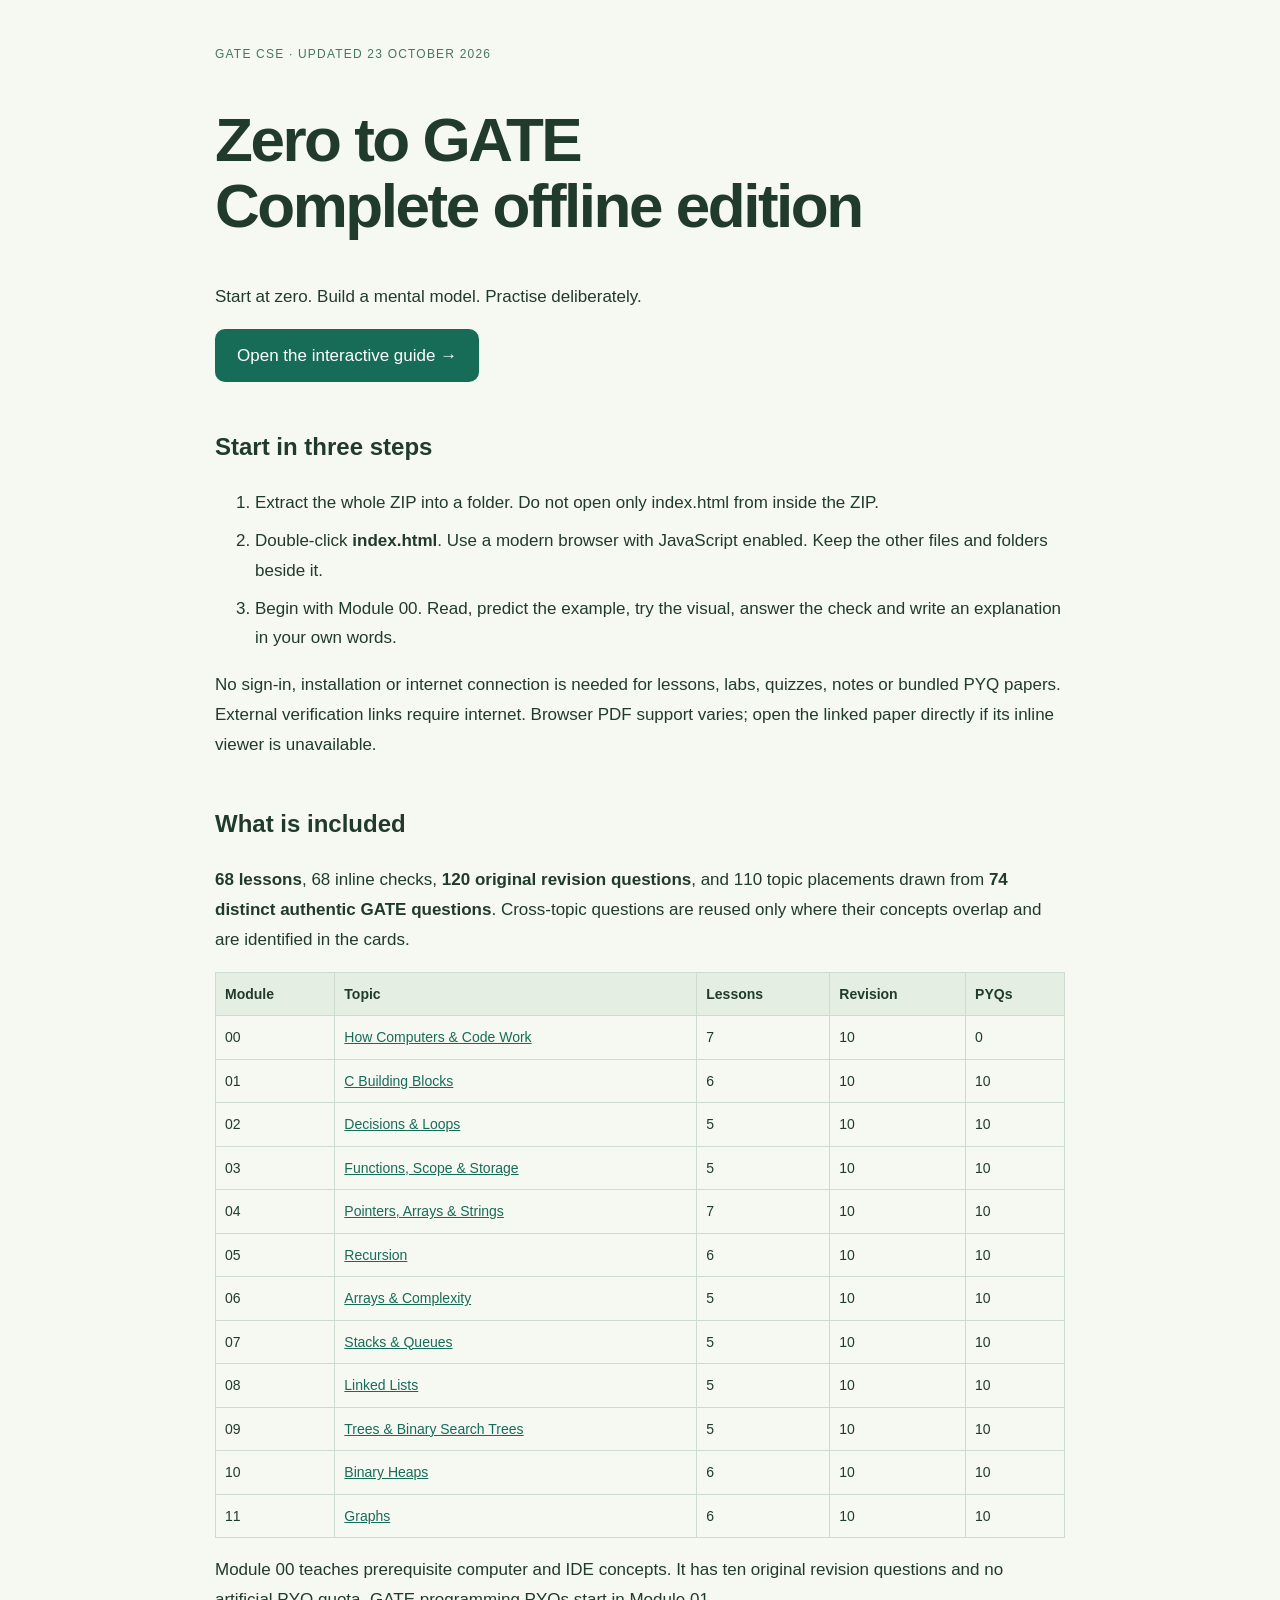
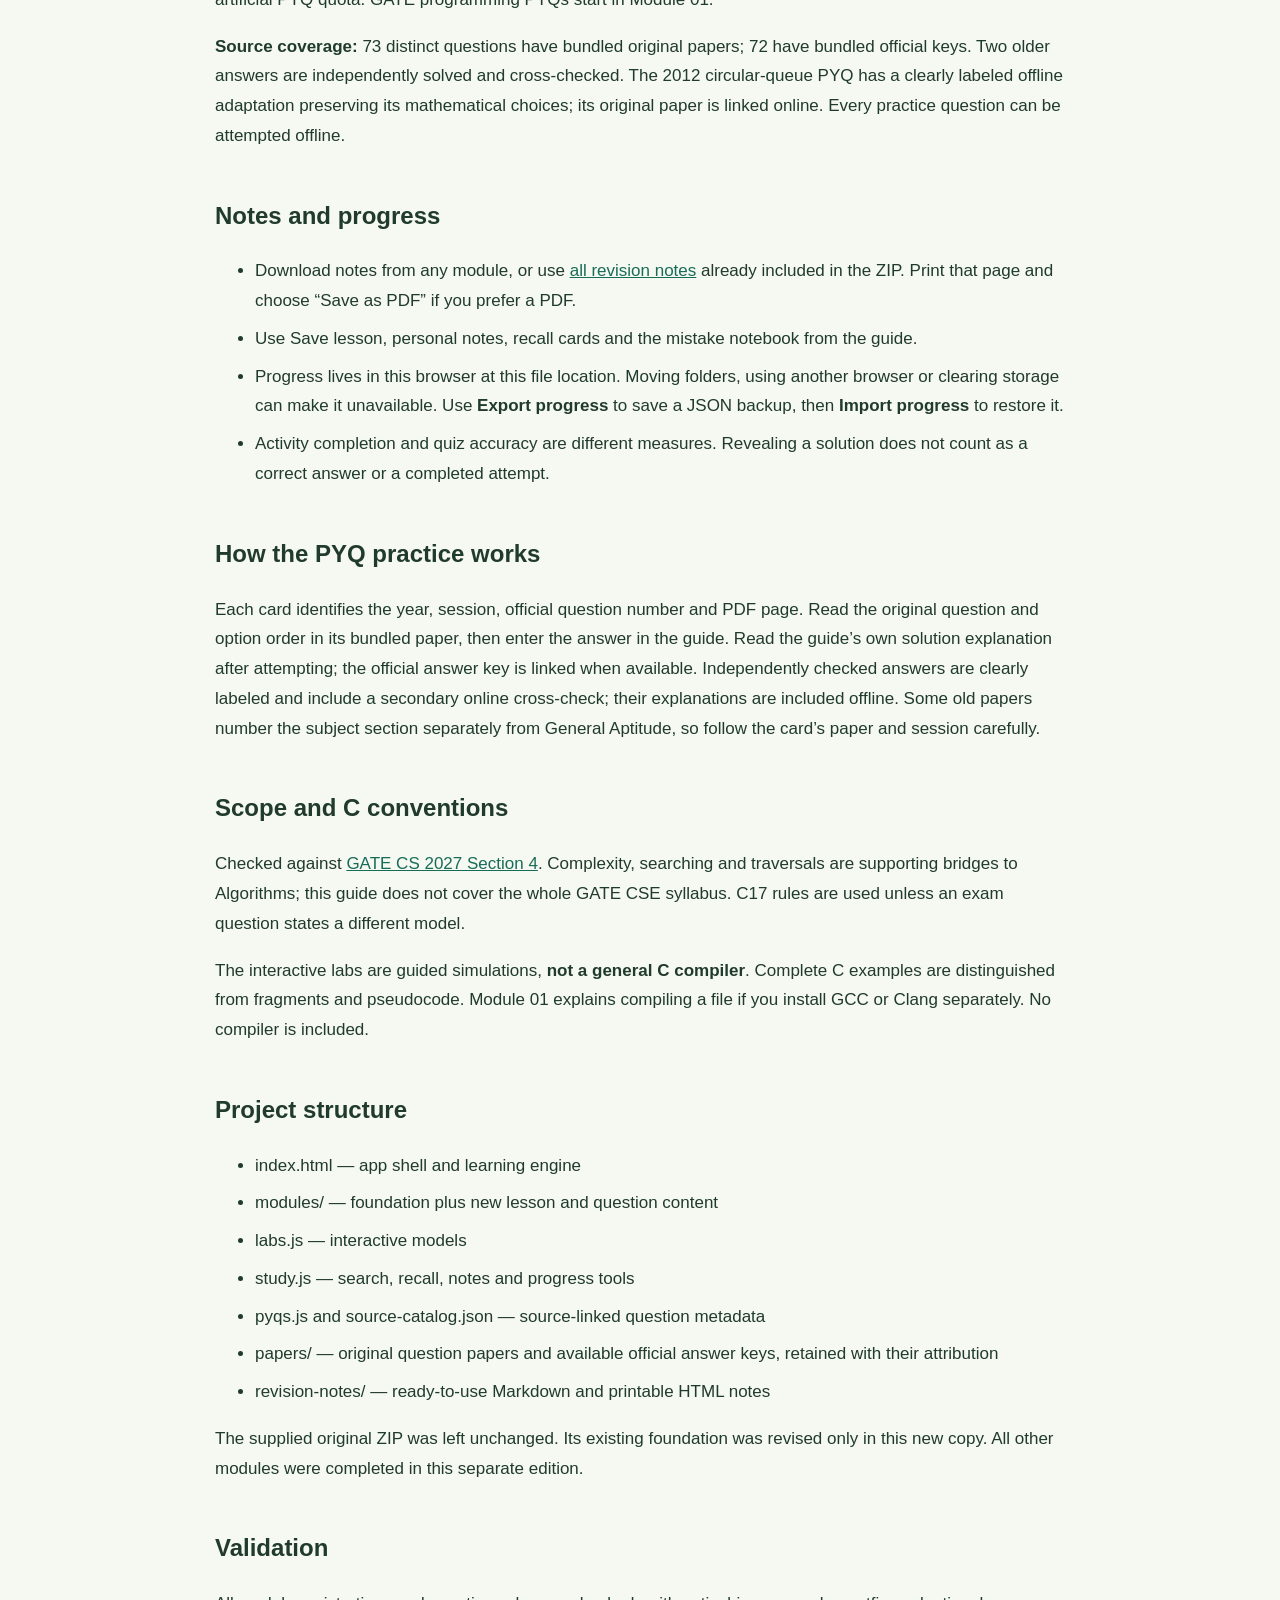
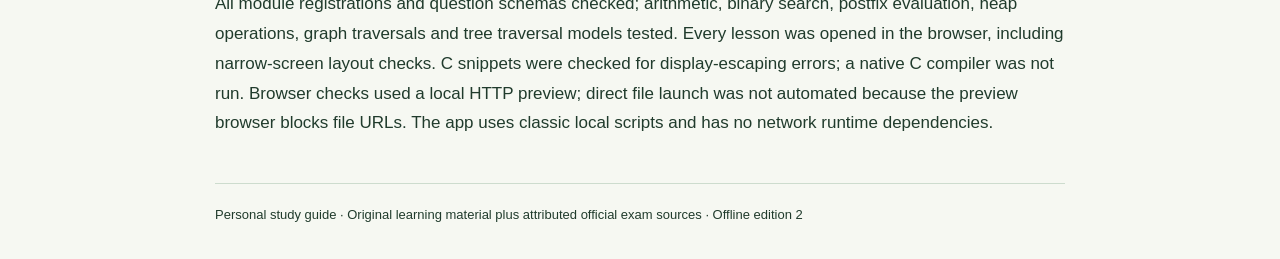
<file: README.html>
<!doctype html><html lang="en"><head><meta charset="utf-8"><meta name="viewport" content="width=device-width,initial-scale=1"><title>Start here · Zero to GATE</title><style>body{font:17px/1.75 'Segoe UI',sans-serif;background:#f6f8f2;color:#203b2c;max-width:850px;padding:32px 22px;margin:auto}h1{font-size:clamp(36px,7vw,62px);line-height:1.08;letter-spacing:-.04em}h2{margin-top:44px;font-size:24px}.eyebrow{font-size:12px;letter-spacing:.1em;text-transform:uppercase;color:#47765e}a{color:#176c58}.button{display:inline-block;background:#176c58;color:white;padding:12px 22px;border-radius:10px;text-decoration:none}table{border-collapse:collapse;width:100%;font-size:14px}th,td{border:1px solid #cddcce;padding:9px;text-align:left}th{background:#e5eee2}footer{margin-top:45px;padding-top:20px;border-top:1px solid #cddcce;font-size:13px}li{margin:8px 0}@media print{body{background:white;font-size:12px}h2{break-after:avoid}tr{break-inside:avoid}.button{display:none}}</style></head><body><p class="eyebrow">GATE CSE · Updated 23 October 2026</p><h1>Zero to GATE<br>Complete offline edition</h1><p>Start at zero. Build a mental model. Practise deliberately.</p><a class="button" href="index.html">Open the interactive guide →</a><h2>Start in three steps</h2><ol><li>Extract the whole ZIP into a folder. Do not open only index.html from inside the ZIP.</li><li>Double-click <b>index.html</b>. Use a modern browser with JavaScript enabled. Keep the other files and folders beside it.</li><li>Begin with Module 00. Read, predict the example, try the visual, answer the check and write an explanation in your own words.</li></ol><p>No sign-in, installation or internet connection is needed for lessons, labs, quizzes, notes or bundled PYQ papers. External verification links require internet. Browser PDF support varies; open the linked paper directly if its inline viewer is unavailable.</p><h2>What is included</h2><p><b>68 lessons</b>, 68 inline checks, <b>120 original revision questions</b>, and 110 topic placements drawn from <b>74 distinct authentic GATE questions</b>. Cross-topic questions are reused only where their concepts overlap and are identified in the cards.</p><table><thead><tr><th>Module</th><th>Topic</th><th>Lessons</th><th>Revision</th><th>PYQs</th></tr></thead><tbody><tr><td>00</td><td><a href="index.html#m00">How Computers &amp; Code Work</a></td><td>7</td><td>10</td><td>0</td></tr><tr><td>01</td><td><a href="index.html#m01">C Building Blocks</a></td><td>6</td><td>10</td><td>10</td></tr><tr><td>02</td><td><a href="index.html#m02">Decisions &amp; Loops</a></td><td>5</td><td>10</td><td>10</td></tr><tr><td>03</td><td><a href="index.html#m03">Functions, Scope &amp; Storage</a></td><td>5</td><td>10</td><td>10</td></tr><tr><td>04</td><td><a href="index.html#m04">Pointers, Arrays &amp; Strings</a></td><td>7</td><td>10</td><td>10</td></tr><tr><td>05</td><td><a href="index.html#m05">Recursion</a></td><td>6</td><td>10</td><td>10</td></tr><tr><td>06</td><td><a href="index.html#m06">Arrays &amp; Complexity</a></td><td>5</td><td>10</td><td>10</td></tr><tr><td>07</td><td><a href="index.html#m07">Stacks &amp; Queues</a></td><td>5</td><td>10</td><td>10</td></tr><tr><td>08</td><td><a href="index.html#m08">Linked Lists</a></td><td>5</td><td>10</td><td>10</td></tr><tr><td>09</td><td><a href="index.html#m09">Trees &amp; Binary Search Trees</a></td><td>5</td><td>10</td><td>10</td></tr><tr><td>10</td><td><a href="index.html#m10">Binary Heaps</a></td><td>6</td><td>10</td><td>10</td></tr><tr><td>11</td><td><a href="index.html#m11">Graphs</a></td><td>6</td><td>10</td><td>10</td></tr></tbody></table><p>Module 00 teaches prerequisite computer and IDE concepts. It has ten original revision questions and no artificial PYQ quota. GATE programming PYQs start in Module 01.</p><p><b>Source coverage:</b> 73 distinct questions have bundled original papers; 72 have bundled official keys. Two older answers are independently solved and cross-checked. The 2012 circular-queue PYQ has a clearly labeled offline adaptation preserving its mathematical choices; its original paper is linked online. Every practice question can be attempted offline.</p><h2>Notes and progress</h2><ul><li>Download notes from any module, or use <a href="revision-notes/all-notes.html">all revision notes</a> already included in the ZIP. Print that page and choose “Save as PDF” if you prefer a PDF.</li><li>Use Save lesson, personal notes, recall cards and the mistake notebook from the guide.</li><li>Progress lives in this browser at this file location. Moving folders, using another browser or clearing storage can make it unavailable. Use <b>Export progress</b> to save a JSON backup, then <b>Import progress</b> to restore it.</li><li>Activity completion and quiz accuracy are different measures. Revealing a solution does not count as a correct answer or a completed attempt.</li></ul><h2>How the PYQ practice works</h2><p>Each card identifies the year, session, official question number and PDF page. Read the original question and option order in its bundled paper, then enter the answer in the guide. Read the guide’s own solution explanation after attempting; the official answer key is linked when available. Independently checked answers are clearly labeled and include a secondary online cross-check; their explanations are included offline. Some old papers number the subject section separately from General Aptitude, so follow the card’s paper and session carefully.</p><h2>Scope and C conventions</h2><p>Checked against <a href="https://gate2027.iitm.ac.in/static/doc/GATE2027_Syllabus/CS_GATE2027_Syllabus.pdf">GATE CS 2027 Section 4</a>. Complexity, searching and traversals are supporting bridges to Algorithms; this guide does not cover the whole GATE CSE syllabus. C17 rules are used unless an exam question states a different model.</p><p>The interactive labs are guided simulations, <b>not a general C compiler</b>. Complete C examples are distinguished from fragments and pseudocode. Module 01 explains compiling a file if you install GCC or Clang separately. No compiler is included.</p><h2>Project structure</h2><ul><li>index.html — app shell and learning engine</li><li>modules/ — foundation plus new lesson and question content</li><li>labs.js — interactive models</li><li>study.js — search, recall, notes and progress tools</li><li>pyqs.js and source-catalog.json — source-linked question metadata</li><li>papers/ — original question papers and available official answer keys, retained with their attribution</li><li>revision-notes/ — ready-to-use Markdown and printable HTML notes</li></ul><p>The supplied original ZIP was left unchanged. Its existing foundation was revised only in this new copy. All other modules were completed in this separate edition.</p><h2>Validation</h2><p>All module registrations and question schemas checked; arithmetic, binary search, postfix evaluation, heap operations, graph traversals and tree traversal models tested. Every lesson was opened in the browser, including narrow-screen layout checks. C snippets were checked for display-escaping errors; a native C compiler was not run. Browser checks used a local HTTP preview; direct file launch was not automated because the preview browser blocks file URLs. The app uses classic local scripts and has no network runtime dependencies.</p><footer>Personal study guide · Original learning material plus attributed official exam sources · Offline edition 2</footer></body></html>
</file>
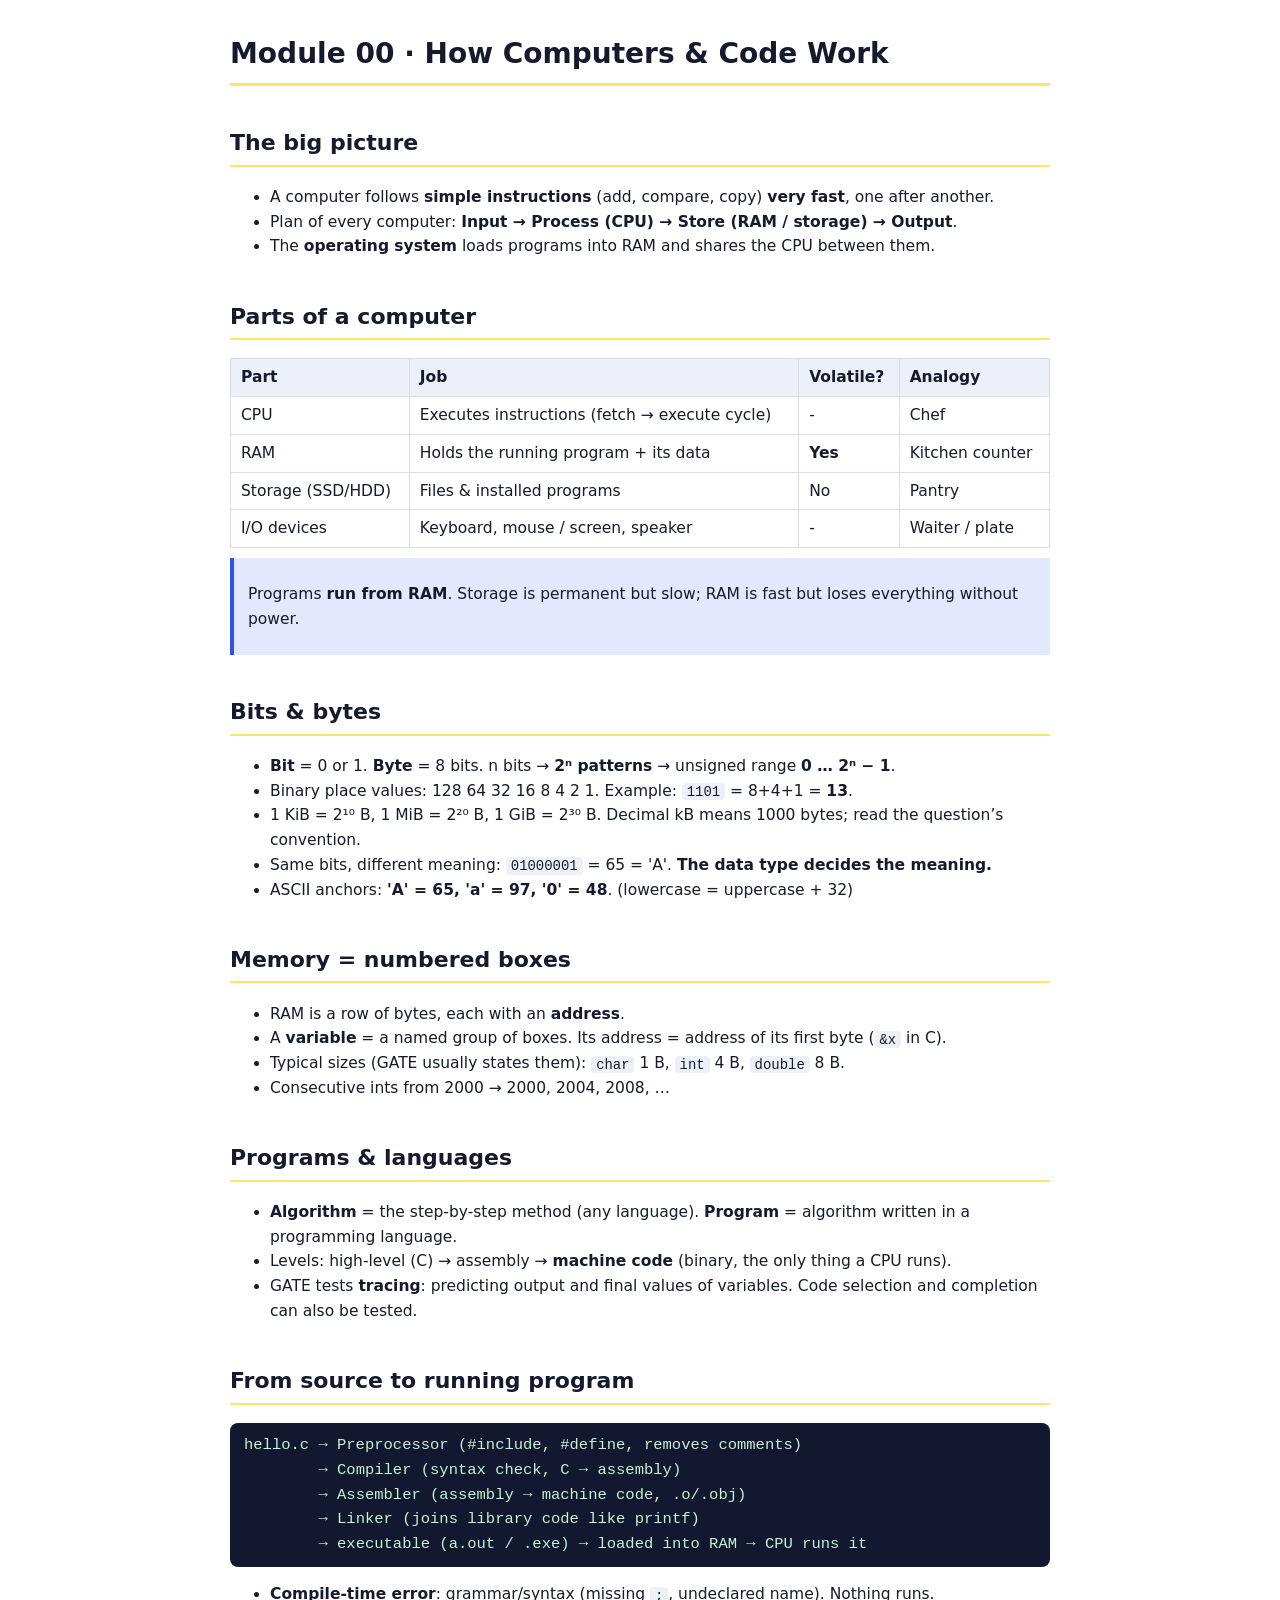
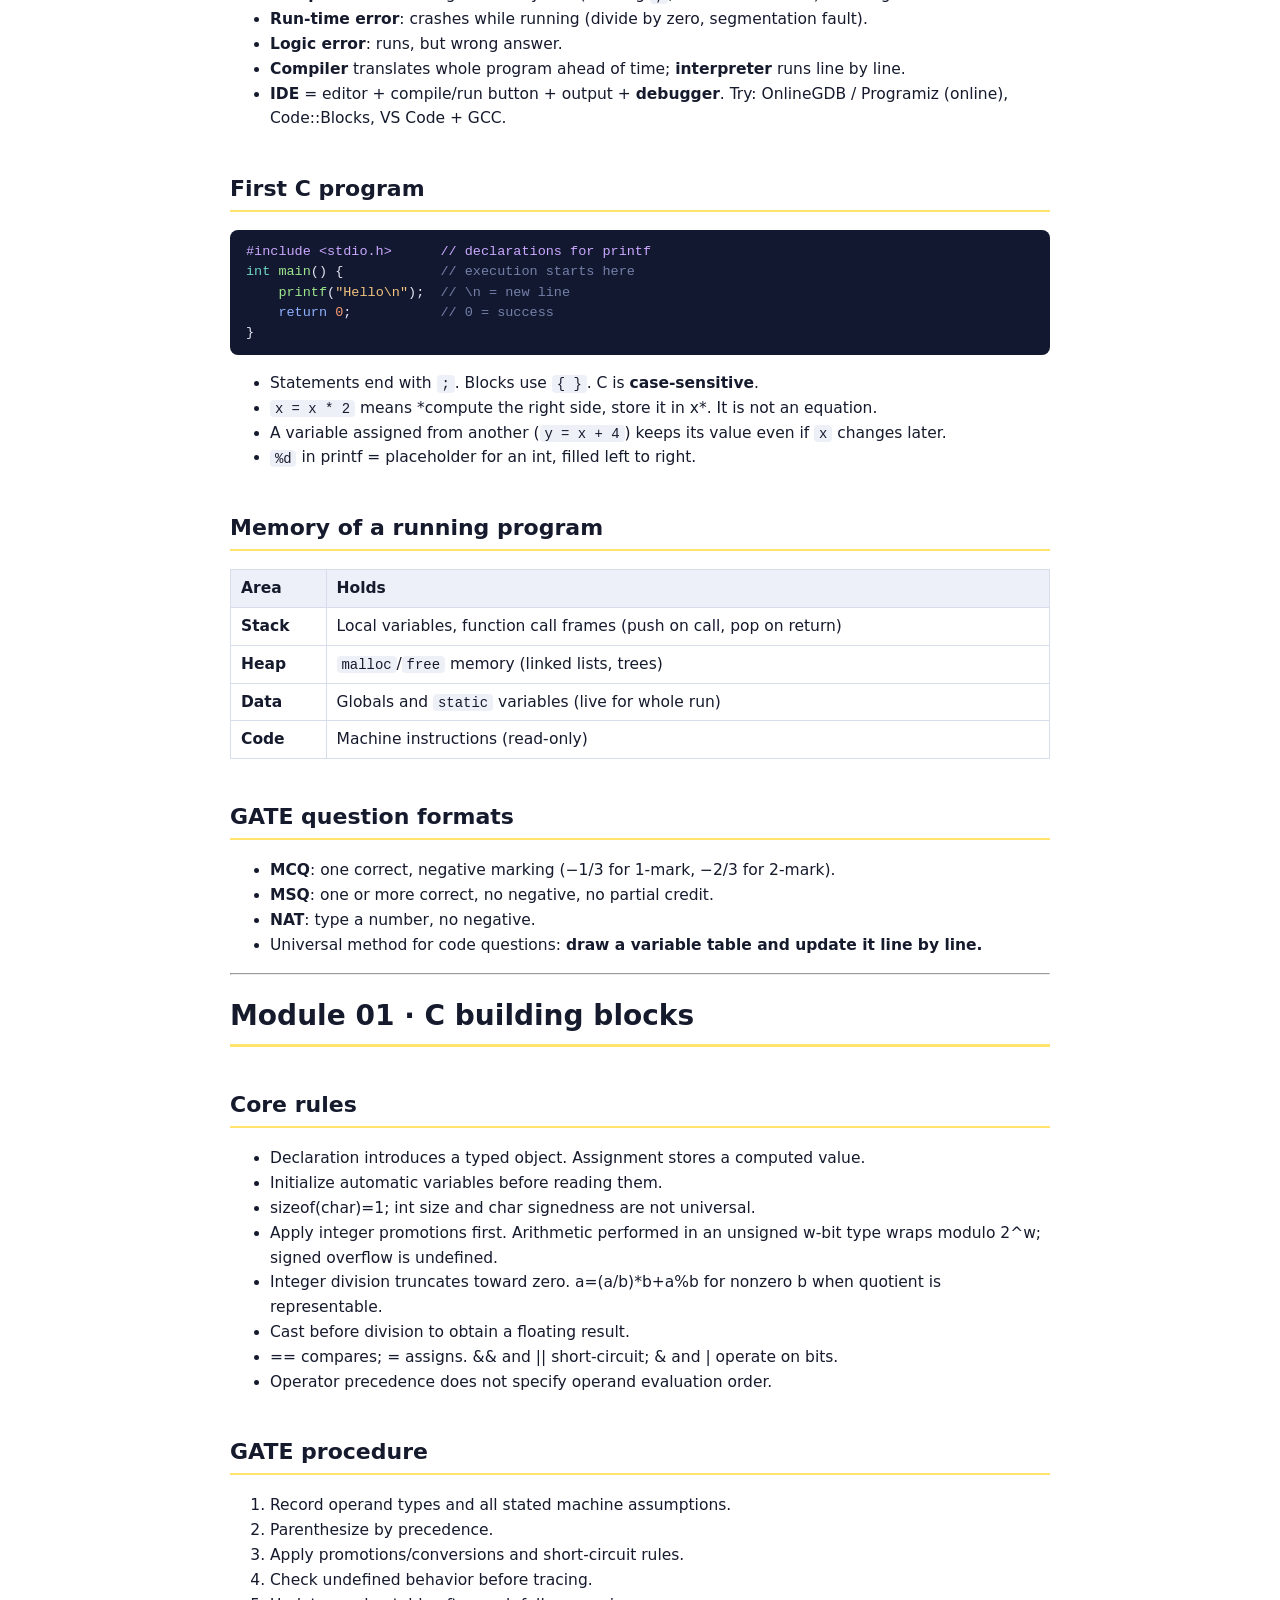
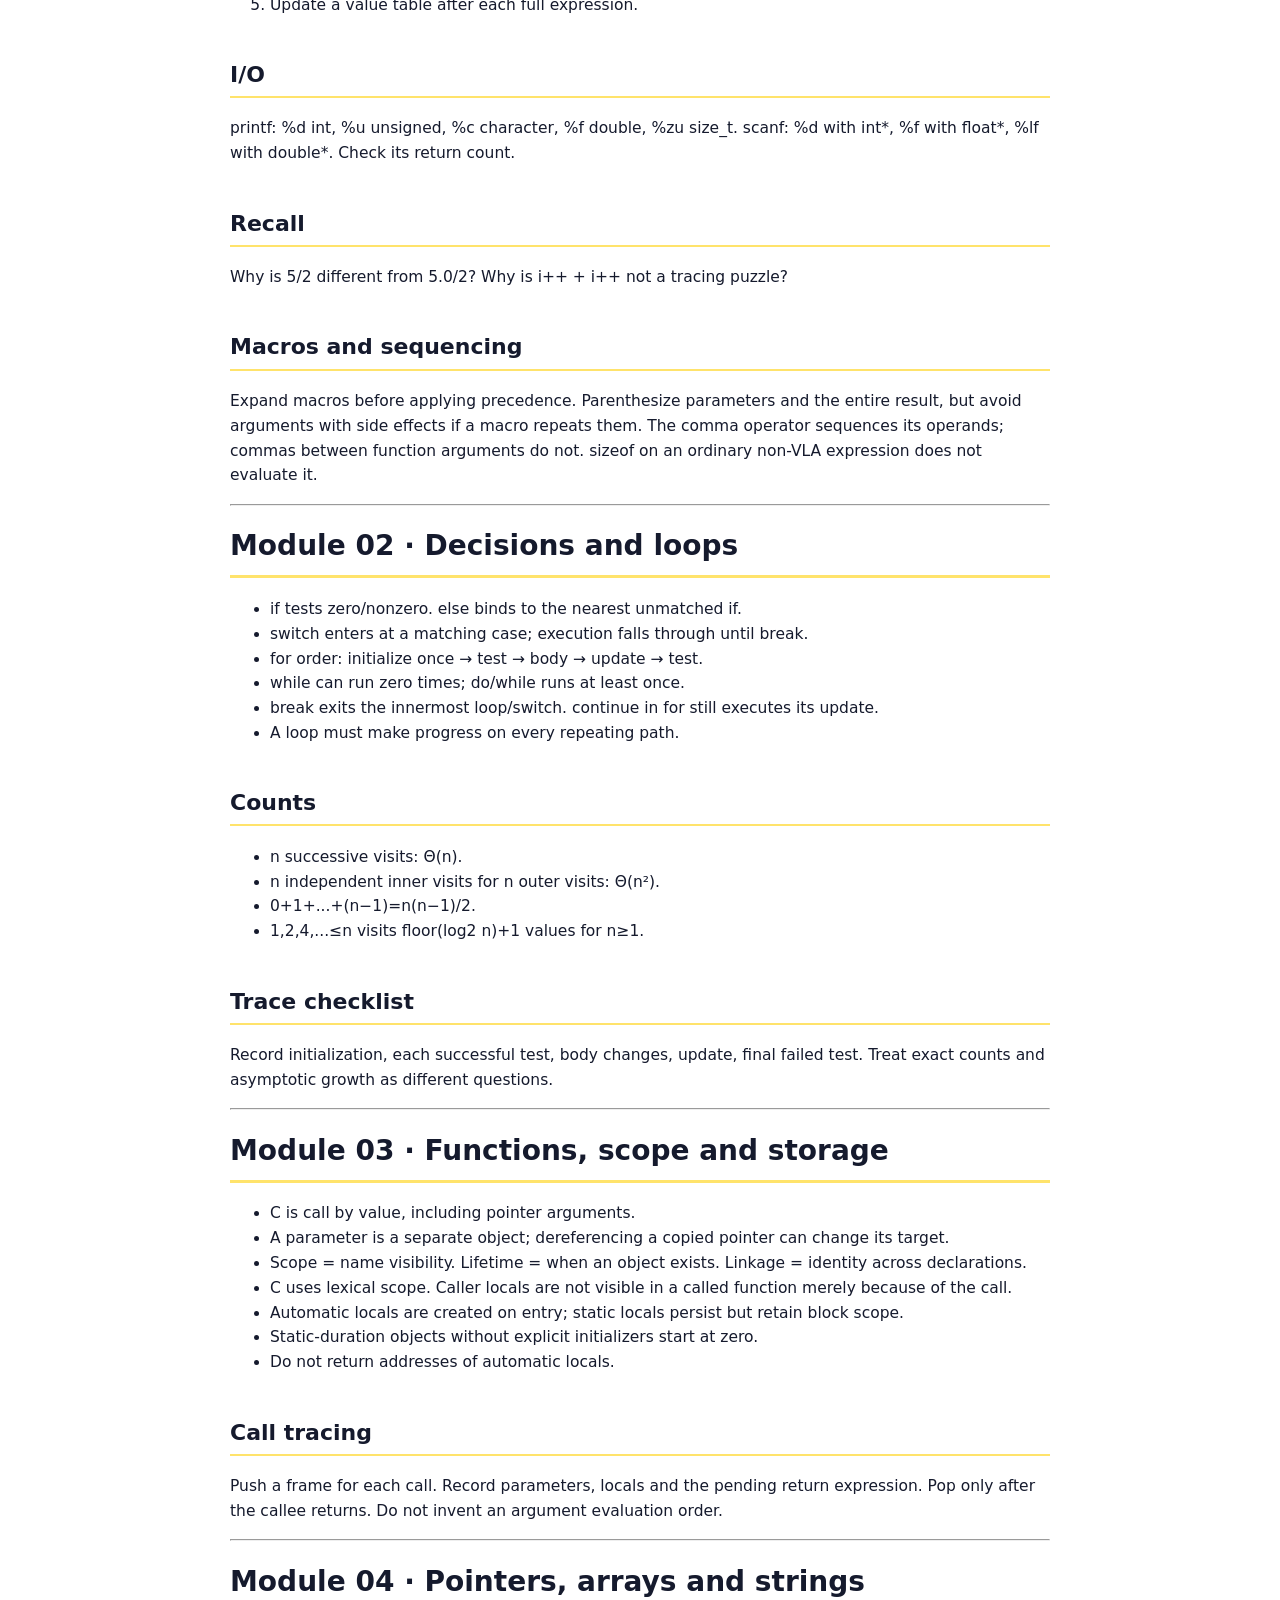
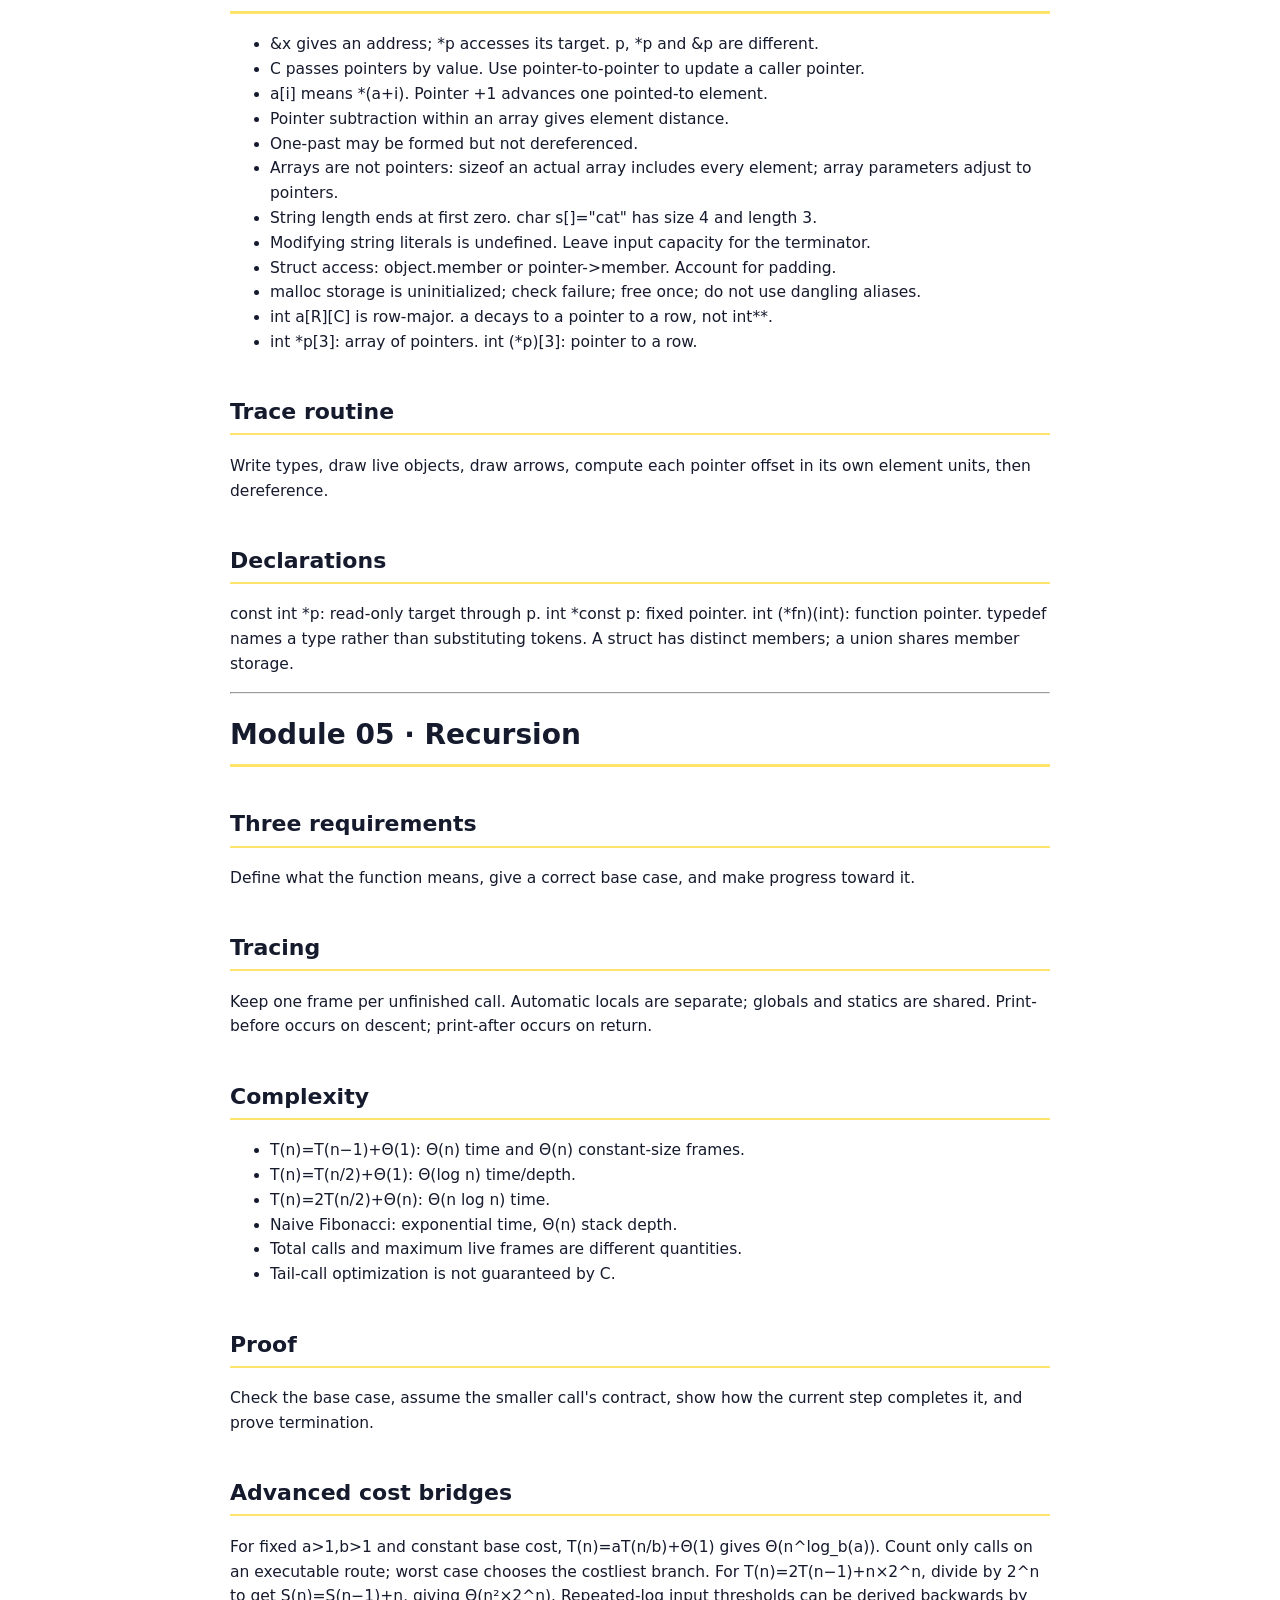
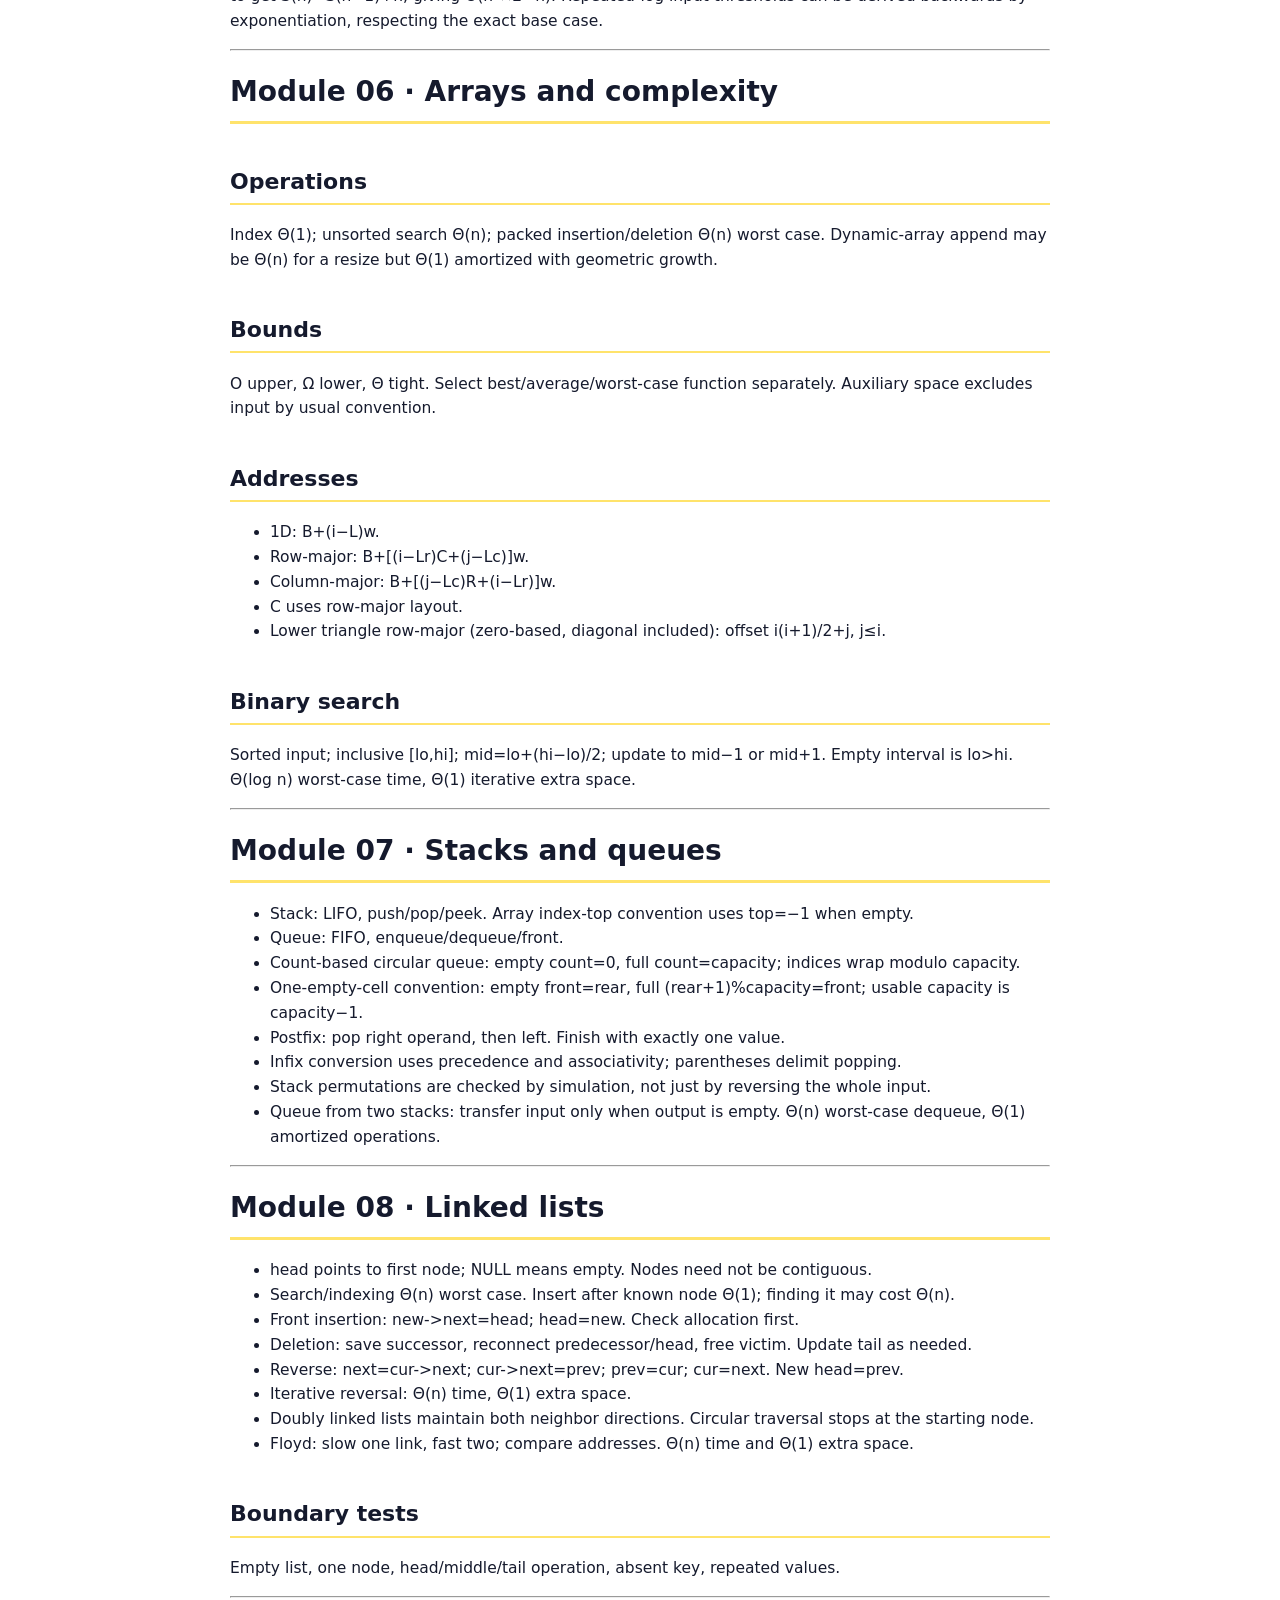
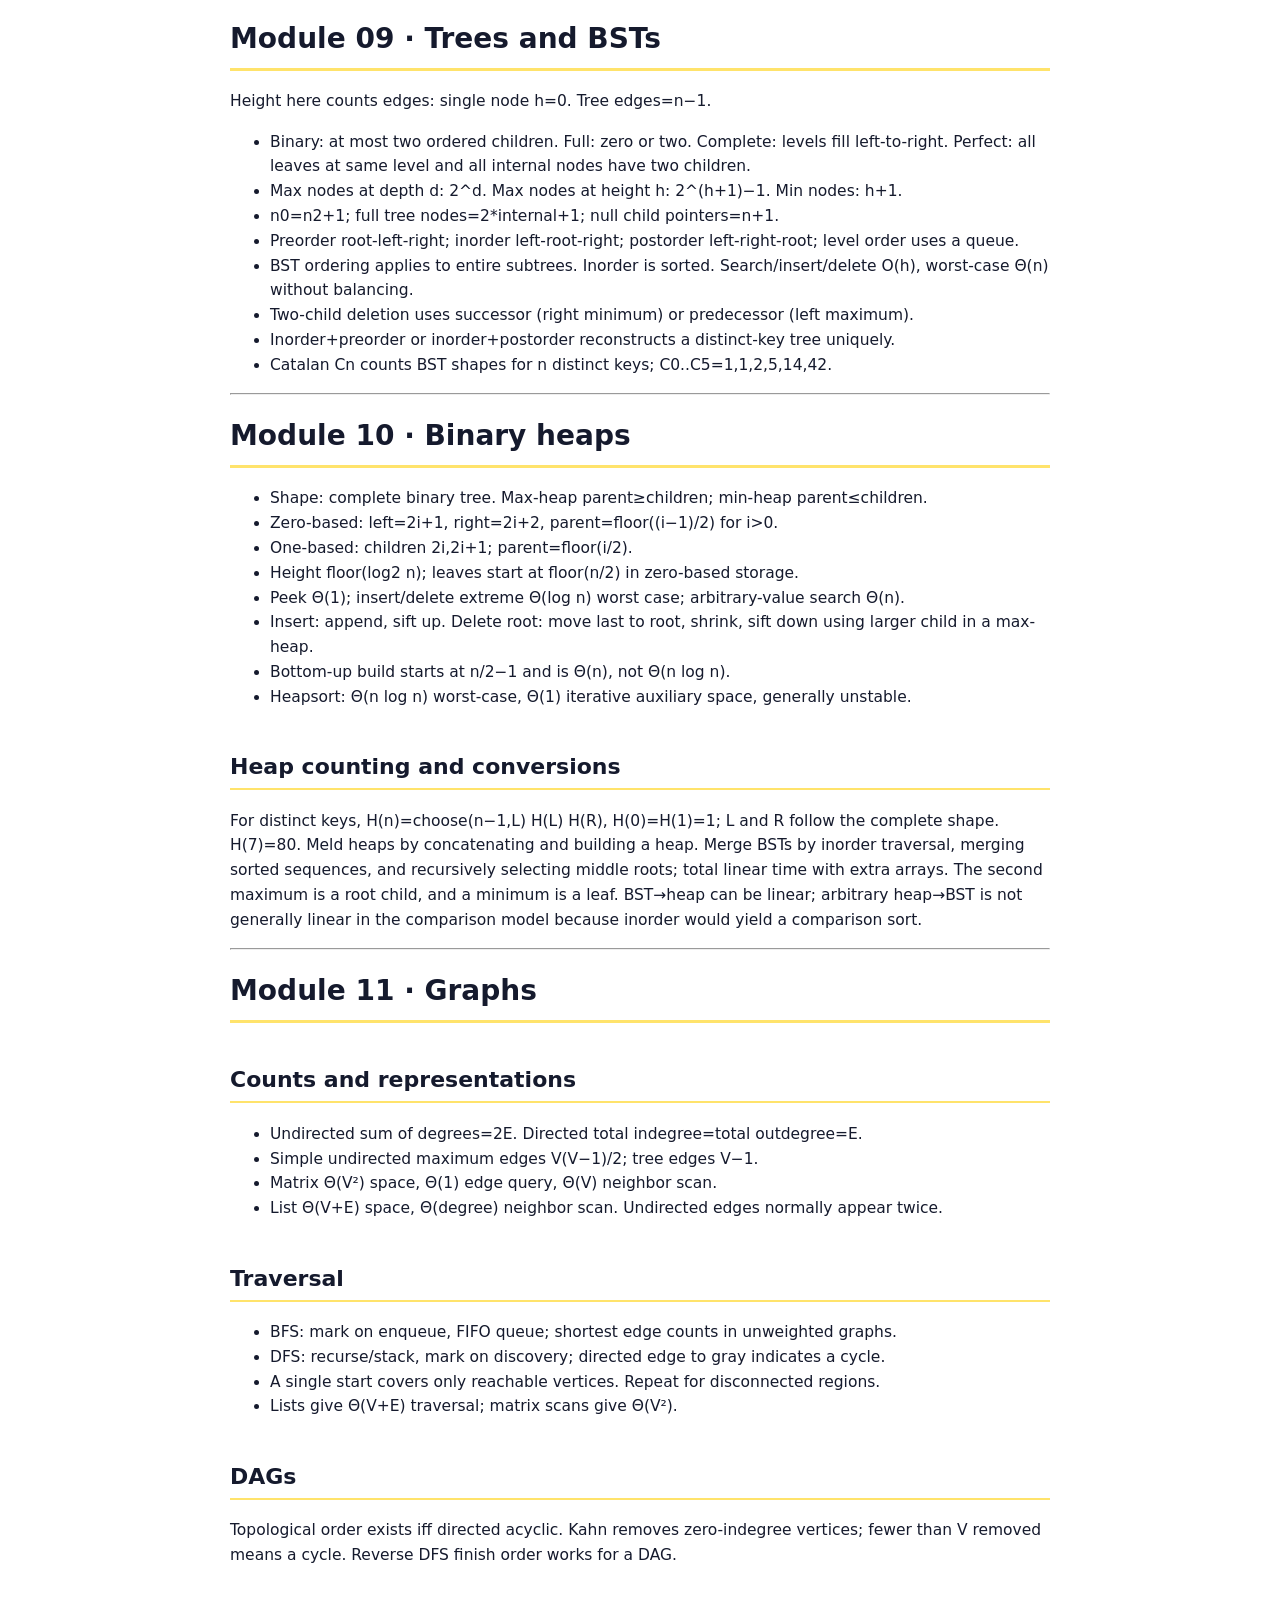
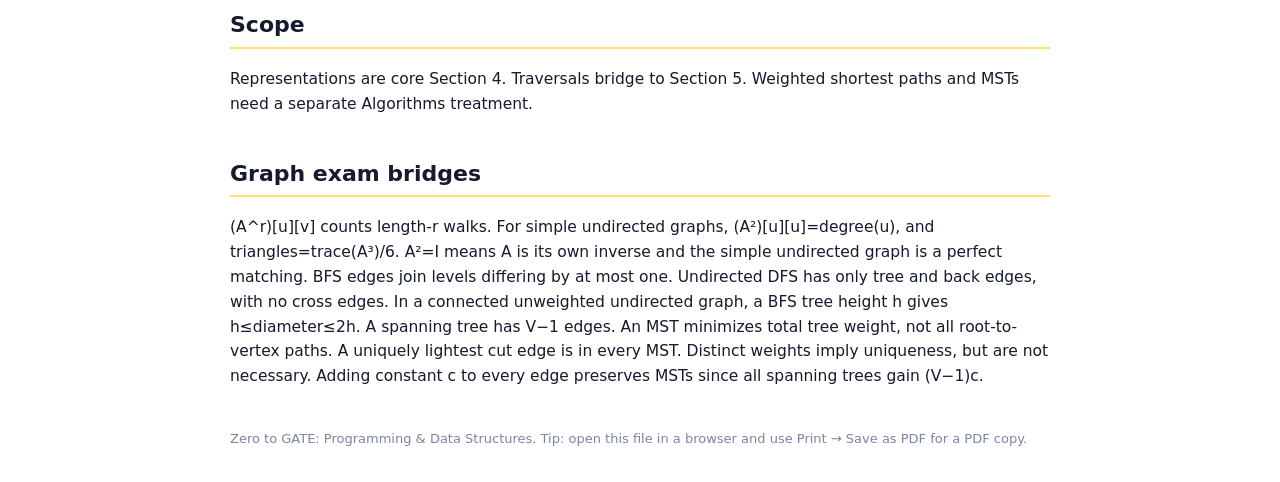
<file: revision-notes/all-notes.html>
<!doctype html><html><head><meta charset="utf-8"><meta name="viewport" content="width=device-width,initial-scale=1"><title>Zero to GATE · All revision notes</title>
<style>body{font-family:"Segoe UI",system-ui,sans-serif;max-width:820px;margin:32px auto;padding:0 20px;color:#151A2D;line-height:1.6;font-size:15.5px}
h1{font-size:28px;border-bottom:3px solid #FFE36B;padding-bottom:6px}h2{font-size:22px;margin-top:1.8em;border-bottom:2px solid #FFE36B;padding-bottom:4px}h3{font-size:17px}
code{font-family:Consolas,monospace;background:#EEF0F7;padding:.05em .35em;border-radius:4px;font-size:.9em}
pre{background:#121830;color:#E6E9F5;padding:12px 16px;border-radius:8px;overflow-x:auto;font-family:Consolas,monospace;font-size:13.5px;line-height:1.5}
pre .ln{display:block}.k{color:#8FB0FF}.t{color:#6FD6C4}.s{color:#F2C37E}.nm{color:#F79A72}.cm{color:#7480A8}.pp{color:#CBA8FF}.fn{color:#9DE58C}
.term{background:#121830;color:#C9F1D2;padding:10px 14px;border-radius:8px;white-space:pre-wrap;font-family:Consolas,monospace}
table{border-collapse:collapse;width:100%;margin:10px 0}th,td{border:1px solid #D8DDEB;padding:6px 10px;text-align:left;vertical-align:top}th{background:#EDF0F8}
blockquote{margin:0;padding:8px 14px;border-left:4px solid #2E55E6;background:#E2E9FE}mark{background:#FFE36B}.lang{display:none}
@media print{body{margin:0;max-width:none}h2{break-after:avoid}pre,table{break-inside:avoid}}</style></head><body><h1>Module 00 · How Computers &amp; Code Work</h1><h2>The big picture</h2><ul><li>A computer follows <strong>simple instructions</strong> (add, compare, copy) <strong>very fast</strong>, one after another.</li><li>Plan of every computer: <strong>Input → Process (CPU) → Store (RAM / storage) → Output</strong>.</li><li>The <strong>operating system</strong> loads programs into RAM and shares the CPU between them.</li></ul><h2>Parts of a computer</h2><div class="tablewrap"><table><thead><tr><th>Part</th><th>Job</th><th>Volatile?</th><th>Analogy</th></tr></thead><tbody><tr><td>CPU</td><td>Executes instructions (fetch → execute cycle)</td><td>-</td><td>Chef</td></tr><tr><td>RAM</td><td>Holds the running program + its data</td><td><strong>Yes</strong></td><td>Kitchen counter</td></tr><tr><td>Storage (SSD/HDD)</td><td>Files &amp; installed programs</td><td>No</td><td>Pantry</td></tr><tr><td>I/O devices</td><td>Keyboard, mouse / screen, speaker</td><td>-</td><td>Waiter / plate</td></tr></tbody></table></div><blockquote><p>Programs <strong>run from RAM</strong>. Storage is permanent but slow; RAM is fast but loses everything without power.</p></blockquote><h2>Bits &amp; bytes</h2><ul><li><strong>Bit</strong> = 0 or 1. <strong>Byte</strong> = 8 bits. n bits → <strong>2ⁿ patterns</strong> → unsigned range <strong>0 … 2ⁿ − 1</strong>.</li><li>Binary place values: 128 64 32 16 8 4 2 1. Example: <code>1101</code> = 8+4+1 = <strong>13</strong>.</li><li>1 KiB = 2¹⁰ B, 1 MiB = 2²⁰ B, 1 GiB = 2³⁰ B. Decimal kB means 1000 bytes; read the question’s convention.</li><li>Same bits, different meaning: <code>01000001</code> = 65 = &#39;A&#39;. <strong>The data type decides the meaning.</strong></li><li>ASCII anchors: <strong>&#39;A&#39; = 65, &#39;a&#39; = 97, &#39;0&#39; = 48</strong>. (lowercase = uppercase + 32)</li></ul><h2>Memory = numbered boxes</h2><ul><li>RAM is a row of bytes, each with an <strong>address</strong>.</li><li>A <strong>variable</strong> = a named group of boxes. Its address = address of its first byte (<code>&amp;x</code> in C).</li><li>Typical sizes (GATE usually states them): <code>char</code> 1 B, <code>int</code> 4 B, <code>double</code> 8 B.</li><li>Consecutive ints from 2000 → 2000, 2004, 2008, …</li></ul><h2>Programs &amp; languages</h2><ul><li><strong>Algorithm</strong> = the step-by-step method (any language). <strong>Program</strong> = algorithm written in a programming language.</li><li>Levels: high-level (C) → assembly → <strong>machine code</strong> (binary, the only thing a CPU runs).</li><li>GATE tests <strong>tracing</strong>: predicting output and final values of variables. Code selection and completion can also be tested.</li></ul><h2>From source to running program</h2><div class="term plain">hello.c → Preprocessor (#include, #define, removes comments)
        → Compiler (syntax check, C → assembly)
        → Assembler (assembly → machine code, .o/.obj)
        → Linker (joins library code like printf)
        → executable (a.out / .exe) → loaded into RAM → CPU runs it</div><ul><li><strong>Compile-time error</strong>: grammar/syntax (missing <code>;</code>, undeclared name). Nothing runs.</li><li><strong>Run-time error</strong>: crashes while running (divide by zero, segmentation fault).</li><li><strong>Logic error</strong>: runs, but wrong answer.</li><li><strong>Compiler</strong> translates whole program ahead of time; <strong>interpreter</strong> runs line by line.</li><li><strong>IDE</strong> = editor + compile/run button + output + <strong>debugger</strong>. Try: OnlineGDB / Programiz (online), Code::Blocks, VS Code + GCC.</li></ul><h2>First C program</h2><div class="codewrap"><pre class="code nolines"><span class="ln"><span class="pp">#include &lt;stdio.h&gt;      // declarations for printf</span></span><span class="ln"><span class="t">int</span> <span class="fn">main</span>() {            <span class="cm">// execution starts here</span></span><span class="ln">    <span class="fn">printf</span>(<span class="s">&quot;Hello\n&quot;</span>);  <span class="cm">// \n = new line</span></span><span class="ln">    <span class="k">return</span> <span class="nm">0</span>;           <span class="cm">// 0 = success</span></span><span class="ln">}</span></pre><span class="lang">C</span></div><ul><li>Statements end with <code>;</code>. Blocks use <code>{ }</code>. C is <strong>case-sensitive</strong>.</li><li><code>x = x * 2</code> means *compute the right side, store it in x*. It is not an equation.</li><li>A variable assigned from another (<code>y = x + 4</code>) keeps its value even if <code>x</code> changes later.</li><li><code>%d</code> in printf = placeholder for an int, filled left to right.</li></ul><h2>Memory of a running program</h2><div class="tablewrap"><table><thead><tr><th>Area</th><th>Holds</th></tr></thead><tbody><tr><td><strong>Stack</strong></td><td>Local variables, function call frames (push on call, pop on return)</td></tr><tr><td><strong>Heap</strong></td><td><code>malloc</code>/<code>free</code> memory (linked lists, trees)</td></tr><tr><td><strong>Data</strong></td><td>Globals and <code>static</code> variables (live for whole run)</td></tr><tr><td><strong>Code</strong></td><td>Machine instructions (read-only)</td></tr></tbody></table></div><h2>GATE question formats</h2><ul><li><strong>MCQ</strong>: one correct, negative marking (−1/3 for 1-mark, −2/3 for 2-mark).</li><li><strong>MSQ</strong>: one or more correct, no negative, no partial credit.</li><li><strong>NAT</strong>: type a number, no negative.</li><li>Universal method for code questions: <strong>draw a variable table and update it line by line.</strong></li></ul><hr><h1>Module 01 · C building blocks</h1><h2>Core rules</h2><ul><li>Declaration introduces a typed object. Assignment stores a computed value.</li><li>Initialize automatic variables before reading them.</li><li>sizeof(char)=1; int size and char signedness are not universal.</li><li>Apply integer promotions first. Arithmetic performed in an unsigned w-bit type wraps modulo 2^w; signed overflow is undefined.</li><li>Integer division truncates toward zero. a=(a/b)*b+a%b for nonzero b when quotient is representable.</li><li>Cast before division to obtain a floating result.</li><li>== compares; = assigns. &amp;&amp; and || short-circuit; &amp; and | operate on bits.</li><li>Operator precedence does not specify operand evaluation order.</li></ul><h2>GATE procedure</h2><ol><li>Record operand types and all stated machine assumptions.</li><li>Parenthesize by precedence.</li><li>Apply promotions/conversions and short-circuit rules.</li><li>Check undefined behavior before tracing.</li><li>Update a value table after each full expression.</li></ol><h2>I/O</h2><p>printf: %d int, %u unsigned, %c character, %f double, %zu size_t. scanf: %d with int*, %f with float*, %lf with double*. Check its return count.</p><h2>Recall</h2><p>Why is 5/2 different from 5.0/2? Why is i++ + i++ not a tracing puzzle?</p><h2>Macros and sequencing</h2><p>Expand macros before applying precedence. Parenthesize parameters and the entire result, but avoid arguments with side effects if a macro repeats them. The comma operator sequences its operands; commas between function arguments do not. sizeof on an ordinary non-VLA expression does not evaluate it.</p><hr><h1>Module 02 · Decisions and loops</h1><ul><li>if tests zero/nonzero. else binds to the nearest unmatched if.</li><li>switch enters at a matching case; execution falls through until break.</li><li>for order: initialize once → test → body → update → test.</li><li>while can run zero times; do/while runs at least once.</li><li>break exits the innermost loop/switch. continue in for still executes its update.</li><li>A loop must make progress on every repeating path.</li></ul><h2>Counts</h2><ul><li>n successive visits: Θ(n).</li><li>n independent inner visits for n outer visits: Θ(n²).</li><li>0+1+...+(n−1)=n(n−1)/2.</li><li>1,2,4,...≤n visits floor(log2 n)+1 values for n≥1.</li></ul><h2>Trace checklist</h2><p>Record initialization, each successful test, body changes, update, final failed test. Treat exact counts and asymptotic growth as different questions.</p><hr><h1>Module 03 · Functions, scope and storage</h1><ul><li>C is call by value, including pointer arguments.</li><li>A parameter is a separate object; dereferencing a copied pointer can change its target.</li><li>Scope = name visibility. Lifetime = when an object exists. Linkage = identity across declarations.</li><li>C uses lexical scope. Caller locals are not visible in a called function merely because of the call.</li><li>Automatic locals are created on entry; static locals persist but retain block scope.</li><li>Static-duration objects without explicit initializers start at zero.</li><li>Do not return addresses of automatic locals.</li></ul><h2>Call tracing</h2><p>Push a frame for each call. Record parameters, locals and the pending return expression. Pop only after the callee returns. Do not invent an argument evaluation order.</p><hr><h1>Module 04 · Pointers, arrays and strings</h1><ul><li>&amp;x gives an address; *p accesses its target. p, *p and &amp;p are different.</li><li>C passes pointers by value. Use pointer-to-pointer to update a caller pointer.</li><li>a[i] means *(a+i). Pointer +1 advances one pointed-to element.</li><li>Pointer subtraction within an array gives element distance.</li><li>One-past may be formed but not dereferenced.</li><li>Arrays are not pointers: sizeof an actual array includes every element; array parameters adjust to pointers.</li><li>String length ends at first zero. char s[]=&quot;cat&quot; has size 4 and length 3.</li><li>Modifying string literals is undefined. Leave input capacity for the terminator.</li><li>Struct access: object.member or pointer-&gt;member. Account for padding.</li><li>malloc storage is uninitialized; check failure; free once; do not use dangling aliases.</li><li>int a[R][C] is row-major. a decays to a pointer to a row, not int**.</li><li>int *p[3]: array of pointers. int (*p)[3]: pointer to a row.</li></ul><h2>Trace routine</h2><p>Write types, draw live objects, draw arrows, compute each pointer offset in its own element units, then dereference.</p><h2>Declarations</h2><p>const int *p: read-only target through p. int *const p: fixed pointer. int (*fn)(int): function pointer. typedef names a type rather than substituting tokens. A struct has distinct members; a union shares member storage.</p><hr><h1>Module 05 · Recursion</h1><h2>Three requirements</h2><p>Define what the function means, give a correct base case, and make progress toward it.</p><h2>Tracing</h2><p>Keep one frame per unfinished call. Automatic locals are separate; globals and statics are shared. Print-before occurs on descent; print-after occurs on return.</p><h2>Complexity</h2><ul><li>T(n)=T(n−1)+Θ(1): Θ(n) time and Θ(n) constant-size frames.</li><li>T(n)=T(n/2)+Θ(1): Θ(log n) time/depth.</li><li>T(n)=2T(n/2)+Θ(n): Θ(n log n) time.</li><li>Naive Fibonacci: exponential time, Θ(n) stack depth.</li><li>Total calls and maximum live frames are different quantities.</li><li>Tail-call optimization is not guaranteed by C.</li></ul><h2>Proof</h2><p>Check the base case, assume the smaller call&#39;s contract, show how the current step completes it, and prove termination.</p><h2>Advanced cost bridges</h2><p>For fixed a&gt;1,b&gt;1 and constant base cost, T(n)=aT(n/b)+Θ(1) gives Θ(n^log_b(a)). Count only calls on an executable route; worst case chooses the costliest branch. For T(n)=2T(n−1)+n×2^n, divide by 2^n to get S(n)=S(n−1)+n, giving Θ(n²×2^n). Repeated-log input thresholds can be derived backwards by exponentiation, respecting the exact base case.</p><hr><h1>Module 06 · Arrays and complexity</h1><h2>Operations</h2><p>Index Θ(1); unsorted search Θ(n); packed insertion/deletion Θ(n) worst case. Dynamic-array append may be Θ(n) for a resize but Θ(1) amortized with geometric growth.</p><h2>Bounds</h2><p>O upper, Ω lower, Θ tight. Select best/average/worst-case function separately. Auxiliary space excludes input by usual convention.</p><h2>Addresses</h2><ul><li>1D: B+(i−L)w.</li><li>Row-major: B+[(i−Lr)C+(j−Lc)]w.</li><li>Column-major: B+[(j−Lc)R+(i−Lr)]w.</li><li>C uses row-major layout.</li><li>Lower triangle row-major (zero-based, diagonal included): offset i(i+1)/2+j, j≤i.</li></ul><h2>Binary search</h2><p>Sorted input; inclusive [lo,hi]; mid=lo+(hi−lo)/2; update to mid−1 or mid+1. Empty interval is lo&gt;hi. Θ(log n) worst-case time, Θ(1) iterative extra space.</p><hr><h1>Module 07 · Stacks and queues</h1><ul><li>Stack: LIFO, push/pop/peek. Array index-top convention uses top=−1 when empty.</li><li>Queue: FIFO, enqueue/dequeue/front.</li><li>Count-based circular queue: empty count=0, full count=capacity; indices wrap modulo capacity.</li><li>One-empty-cell convention: empty front=rear, full (rear+1)%capacity=front; usable capacity is capacity−1.</li><li>Postfix: pop right operand, then left. Finish with exactly one value.</li><li>Infix conversion uses precedence and associativity; parentheses delimit popping.</li><li>Stack permutations are checked by simulation, not just by reversing the whole input.</li><li>Queue from two stacks: transfer input only when output is empty. Θ(n) worst-case dequeue, Θ(1) amortized operations.</li></ul><hr><h1>Module 08 · Linked lists</h1><ul><li>head points to first node; NULL means empty. Nodes need not be contiguous.</li><li>Search/indexing Θ(n) worst case. Insert after known node Θ(1); finding it may cost Θ(n).</li><li>Front insertion: new-&gt;next=head; head=new. Check allocation first.</li><li>Deletion: save successor, reconnect predecessor/head, free victim. Update tail as needed.</li><li>Reverse: next=cur-&gt;next; cur-&gt;next=prev; prev=cur; cur=next. New head=prev.</li><li>Iterative reversal: Θ(n) time, Θ(1) extra space.</li><li>Doubly linked lists maintain both neighbor directions. Circular traversal stops at the starting node.</li><li>Floyd: slow one link, fast two; compare addresses. Θ(n) time and Θ(1) extra space.</li></ul><h2>Boundary tests</h2><p>Empty list, one node, head/middle/tail operation, absent key, repeated values.</p><hr><h1>Module 09 · Trees and BSTs</h1><p>Height here counts edges: single node h=0. Tree edges=n−1.</p><ul><li>Binary: at most two ordered children. Full: zero or two. Complete: levels fill left-to-right. Perfect: all leaves at same level and all internal nodes have two children.</li><li>Max nodes at depth d: 2^d. Max nodes at height h: 2^(h+1)−1. Min nodes: h+1.</li><li>n0=n2+1; full tree nodes=2*internal+1; null child pointers=n+1.</li><li>Preorder root-left-right; inorder left-root-right; postorder left-right-root; level order uses a queue.</li><li>BST ordering applies to entire subtrees. Inorder is sorted. Search/insert/delete O(h), worst-case Θ(n) without balancing.</li><li>Two-child deletion uses successor (right minimum) or predecessor (left maximum).</li><li>Inorder+preorder or inorder+postorder reconstructs a distinct-key tree uniquely.</li><li>Catalan Cn counts BST shapes for n distinct keys; C0..C5=1,1,2,5,14,42.</li></ul><hr><h1>Module 10 · Binary heaps</h1><ul><li>Shape: complete binary tree. Max-heap parent≥children; min-heap parent≤children.</li><li>Zero-based: left=2i+1, right=2i+2, parent=floor((i−1)/2) for i&gt;0.</li><li>One-based: children 2i,2i+1; parent=floor(i/2).</li><li>Height floor(log2 n); leaves start at floor(n/2) in zero-based storage.</li><li>Peek Θ(1); insert/delete extreme Θ(log n) worst case; arbitrary-value search Θ(n).</li><li>Insert: append, sift up. Delete root: move last to root, shrink, sift down using larger child in a max-heap.</li><li>Bottom-up build starts at n/2−1 and is Θ(n), not Θ(n log n).</li><li>Heapsort: Θ(n log n) worst-case, Θ(1) iterative auxiliary space, generally unstable.</li></ul><h2>Heap counting and conversions</h2><p>For distinct keys, H(n)=choose(n−1,L) H(L) H(R), H(0)=H(1)=1; L and R follow the complete shape. H(7)=80. Meld heaps by concatenating and building a heap. Merge BSTs by inorder traversal, merging sorted sequences, and recursively selecting middle roots; total linear time with extra arrays. The second maximum is a root child, and a minimum is a leaf. BST→heap can be linear; arbitrary heap→BST is not generally linear in the comparison model because inorder would yield a comparison sort.</p><hr><h1>Module 11 · Graphs</h1><h2>Counts and representations</h2><ul><li>Undirected sum of degrees=2E. Directed total indegree=total outdegree=E.</li><li>Simple undirected maximum edges V(V−1)/2; tree edges V−1.</li><li>Matrix Θ(V²) space, Θ(1) edge query, Θ(V) neighbor scan.</li><li>List Θ(V+E) space, Θ(degree) neighbor scan. Undirected edges normally appear twice.</li></ul><h2>Traversal</h2><ul><li>BFS: mark on enqueue, FIFO queue; shortest edge counts in unweighted graphs.</li><li>DFS: recurse/stack, mark on discovery; directed edge to gray indicates a cycle.</li><li>A single start covers only reachable vertices. Repeat for disconnected regions.</li><li>Lists give Θ(V+E) traversal; matrix scans give Θ(V²).</li></ul><h2>DAGs</h2><p>Topological order exists iff directed acyclic. Kahn removes zero-indegree vertices; fewer than V removed means a cycle. Reverse DFS finish order works for a DAG.</p><h2>Scope</h2><p>Representations are core Section 4. Traversals bridge to Section 5. Weighted shortest paths and MSTs need a separate Algorithms treatment.</p><h2>Graph exam bridges</h2><p>(A^r)[u][v] counts length-r walks. For simple undirected graphs, (A²)[u][u]=degree(u), and triangles=trace(A³)/6. A²=I means A is its own inverse and the simple undirected graph is a perfect matching. BFS edges join levels differing by at most one. Undirected DFS has only tree and back edges, with no cross edges. In a connected unweighted undirected graph, a BFS tree height h gives h≤diameter≤2h. A spanning tree has V−1 edges. An MST minimizes total tree weight, not all root-to-vertex paths. A uniquely lightest cut edge is in every MST. Distinct weights imply uniqueness, but are not necessary. Adding constant c to every edge preserves MSTs since all spanning trees gain (V−1)c.</p>
<p style="margin-top:40px;color:#7C84A3;font-size:13px">Zero to GATE: Programming &amp; Data Structures. Tip: open this file in a browser and use Print → Save as PDF for a PDF copy.</p></body></html>
</file>
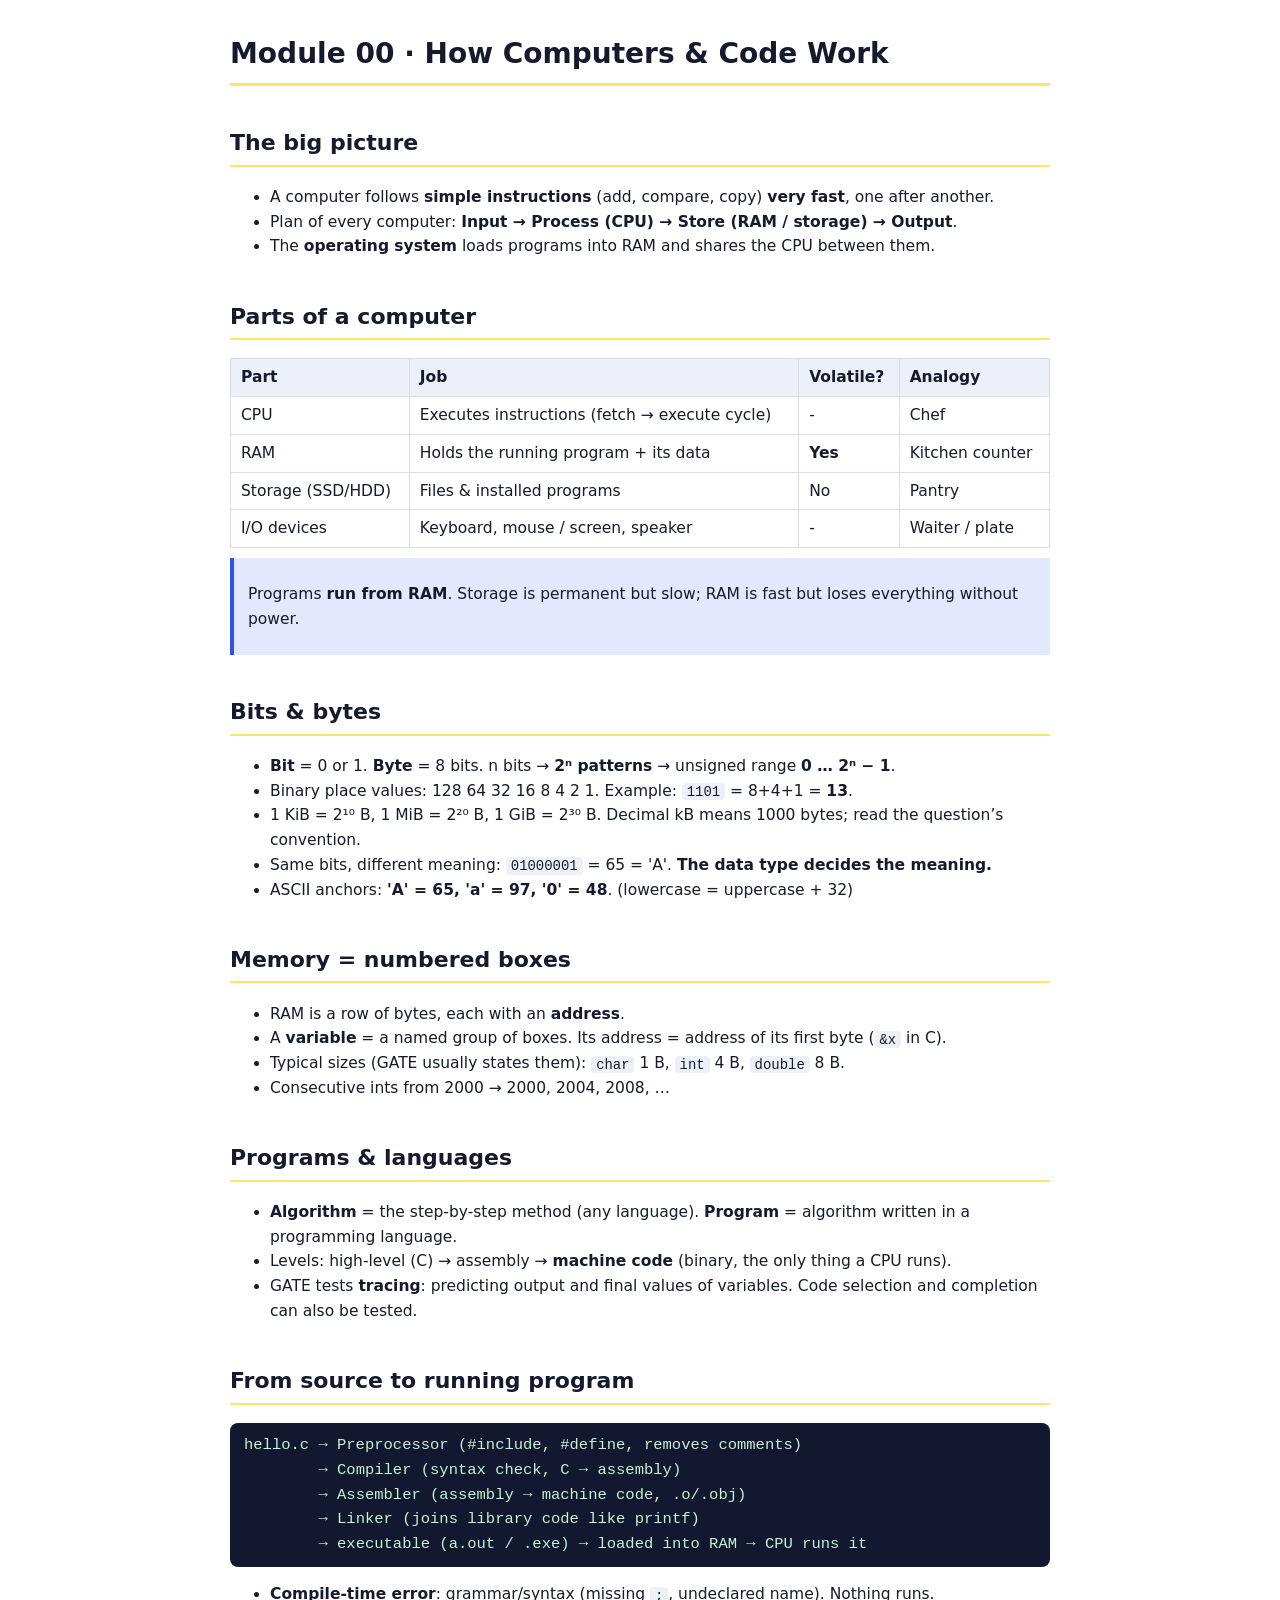
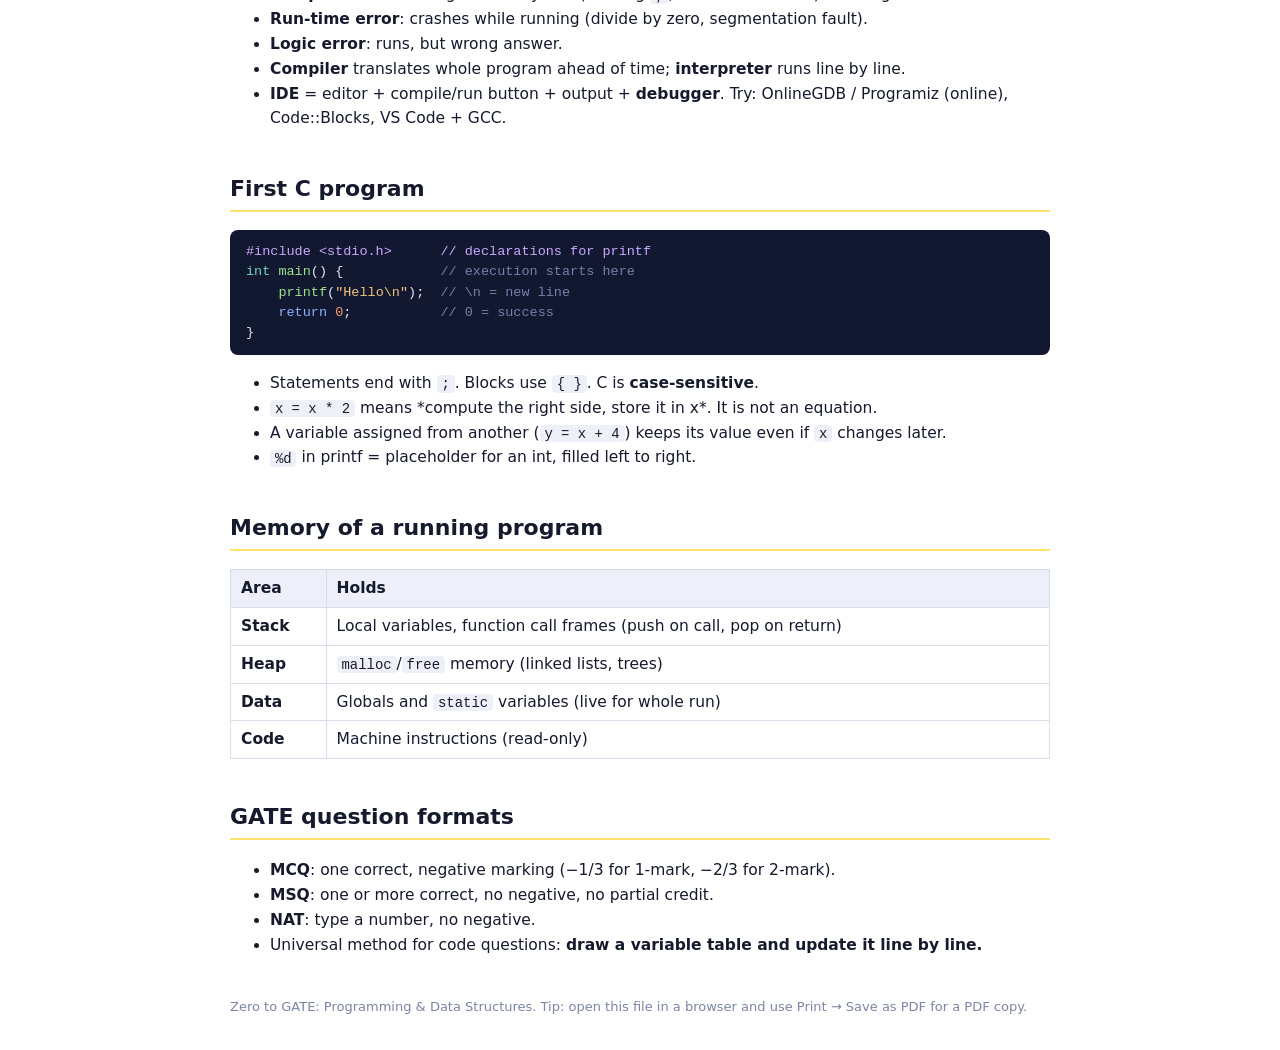
<file: revision-notes/m00.html>
<!doctype html><html><head><meta charset="utf-8"><meta name="viewport" content="width=device-width,initial-scale=1"><title>How Computers &amp; Code Work</title>
<style>body{font-family:"Segoe UI",system-ui,sans-serif;max-width:820px;margin:32px auto;padding:0 20px;color:#151A2D;line-height:1.6;font-size:15.5px}
h1{font-size:28px;border-bottom:3px solid #FFE36B;padding-bottom:6px}h2{font-size:22px;margin-top:1.8em;border-bottom:2px solid #FFE36B;padding-bottom:4px}h3{font-size:17px}
code{font-family:Consolas,monospace;background:#EEF0F7;padding:.05em .35em;border-radius:4px;font-size:.9em}
pre{background:#121830;color:#E6E9F5;padding:12px 16px;border-radius:8px;overflow-x:auto;font-family:Consolas,monospace;font-size:13.5px;line-height:1.5}
pre .ln{display:block}.k{color:#8FB0FF}.t{color:#6FD6C4}.s{color:#F2C37E}.nm{color:#F79A72}.cm{color:#7480A8}.pp{color:#CBA8FF}.fn{color:#9DE58C}
.term{background:#121830;color:#C9F1D2;padding:10px 14px;border-radius:8px;white-space:pre-wrap;font-family:Consolas,monospace}
table{border-collapse:collapse;width:100%;margin:10px 0}th,td{border:1px solid #D8DDEB;padding:6px 10px;text-align:left;vertical-align:top}th{background:#EDF0F8}
blockquote{margin:0;padding:8px 14px;border-left:4px solid #2E55E6;background:#E2E9FE}mark{background:#FFE36B}.lang{display:none}
@media print{body{margin:0;max-width:none}h2{break-after:avoid}pre,table{break-inside:avoid}}</style></head><body><h1>Module 00 · How Computers &amp; Code Work</h1><h2>The big picture</h2><ul><li>A computer follows <strong>simple instructions</strong> (add, compare, copy) <strong>very fast</strong>, one after another.</li><li>Plan of every computer: <strong>Input → Process (CPU) → Store (RAM / storage) → Output</strong>.</li><li>The <strong>operating system</strong> loads programs into RAM and shares the CPU between them.</li></ul><h2>Parts of a computer</h2><div class="tablewrap"><table><thead><tr><th>Part</th><th>Job</th><th>Volatile?</th><th>Analogy</th></tr></thead><tbody><tr><td>CPU</td><td>Executes instructions (fetch → execute cycle)</td><td>-</td><td>Chef</td></tr><tr><td>RAM</td><td>Holds the running program + its data</td><td><strong>Yes</strong></td><td>Kitchen counter</td></tr><tr><td>Storage (SSD/HDD)</td><td>Files &amp; installed programs</td><td>No</td><td>Pantry</td></tr><tr><td>I/O devices</td><td>Keyboard, mouse / screen, speaker</td><td>-</td><td>Waiter / plate</td></tr></tbody></table></div><blockquote><p>Programs <strong>run from RAM</strong>. Storage is permanent but slow; RAM is fast but loses everything without power.</p></blockquote><h2>Bits &amp; bytes</h2><ul><li><strong>Bit</strong> = 0 or 1. <strong>Byte</strong> = 8 bits. n bits → <strong>2ⁿ patterns</strong> → unsigned range <strong>0 … 2ⁿ − 1</strong>.</li><li>Binary place values: 128 64 32 16 8 4 2 1. Example: <code>1101</code> = 8+4+1 = <strong>13</strong>.</li><li>1 KiB = 2¹⁰ B, 1 MiB = 2²⁰ B, 1 GiB = 2³⁰ B. Decimal kB means 1000 bytes; read the question’s convention.</li><li>Same bits, different meaning: <code>01000001</code> = 65 = &#39;A&#39;. <strong>The data type decides the meaning.</strong></li><li>ASCII anchors: <strong>&#39;A&#39; = 65, &#39;a&#39; = 97, &#39;0&#39; = 48</strong>. (lowercase = uppercase + 32)</li></ul><h2>Memory = numbered boxes</h2><ul><li>RAM is a row of bytes, each with an <strong>address</strong>.</li><li>A <strong>variable</strong> = a named group of boxes. Its address = address of its first byte (<code>&amp;x</code> in C).</li><li>Typical sizes (GATE usually states them): <code>char</code> 1 B, <code>int</code> 4 B, <code>double</code> 8 B.</li><li>Consecutive ints from 2000 → 2000, 2004, 2008, …</li></ul><h2>Programs &amp; languages</h2><ul><li><strong>Algorithm</strong> = the step-by-step method (any language). <strong>Program</strong> = algorithm written in a programming language.</li><li>Levels: high-level (C) → assembly → <strong>machine code</strong> (binary, the only thing a CPU runs).</li><li>GATE tests <strong>tracing</strong>: predicting output and final values of variables. Code selection and completion can also be tested.</li></ul><h2>From source to running program</h2><div class="term plain">hello.c → Preprocessor (#include, #define, removes comments)
        → Compiler (syntax check, C → assembly)
        → Assembler (assembly → machine code, .o/.obj)
        → Linker (joins library code like printf)
        → executable (a.out / .exe) → loaded into RAM → CPU runs it</div><ul><li><strong>Compile-time error</strong>: grammar/syntax (missing <code>;</code>, undeclared name). Nothing runs.</li><li><strong>Run-time error</strong>: crashes while running (divide by zero, segmentation fault).</li><li><strong>Logic error</strong>: runs, but wrong answer.</li><li><strong>Compiler</strong> translates whole program ahead of time; <strong>interpreter</strong> runs line by line.</li><li><strong>IDE</strong> = editor + compile/run button + output + <strong>debugger</strong>. Try: OnlineGDB / Programiz (online), Code::Blocks, VS Code + GCC.</li></ul><h2>First C program</h2><div class="codewrap"><pre class="code nolines"><span class="ln"><span class="pp">#include &lt;stdio.h&gt;      // declarations for printf</span></span><span class="ln"><span class="t">int</span> <span class="fn">main</span>() {            <span class="cm">// execution starts here</span></span><span class="ln">    <span class="fn">printf</span>(<span class="s">&quot;Hello\n&quot;</span>);  <span class="cm">// \n = new line</span></span><span class="ln">    <span class="k">return</span> <span class="nm">0</span>;           <span class="cm">// 0 = success</span></span><span class="ln">}</span></pre><span class="lang">C</span></div><ul><li>Statements end with <code>;</code>. Blocks use <code>{ }</code>. C is <strong>case-sensitive</strong>.</li><li><code>x = x * 2</code> means *compute the right side, store it in x*. It is not an equation.</li><li>A variable assigned from another (<code>y = x + 4</code>) keeps its value even if <code>x</code> changes later.</li><li><code>%d</code> in printf = placeholder for an int, filled left to right.</li></ul><h2>Memory of a running program</h2><div class="tablewrap"><table><thead><tr><th>Area</th><th>Holds</th></tr></thead><tbody><tr><td><strong>Stack</strong></td><td>Local variables, function call frames (push on call, pop on return)</td></tr><tr><td><strong>Heap</strong></td><td><code>malloc</code>/<code>free</code> memory (linked lists, trees)</td></tr><tr><td><strong>Data</strong></td><td>Globals and <code>static</code> variables (live for whole run)</td></tr><tr><td><strong>Code</strong></td><td>Machine instructions (read-only)</td></tr></tbody></table></div><h2>GATE question formats</h2><ul><li><strong>MCQ</strong>: one correct, negative marking (−1/3 for 1-mark, −2/3 for 2-mark).</li><li><strong>MSQ</strong>: one or more correct, no negative, no partial credit.</li><li><strong>NAT</strong>: type a number, no negative.</li><li>Universal method for code questions: <strong>draw a variable table and update it line by line.</strong></li></ul>
<p style="margin-top:40px;color:#7C84A3;font-size:13px">Zero to GATE: Programming &amp; Data Structures. Tip: open this file in a browser and use Print → Save as PDF for a PDF copy.</p></body></html>
</file>
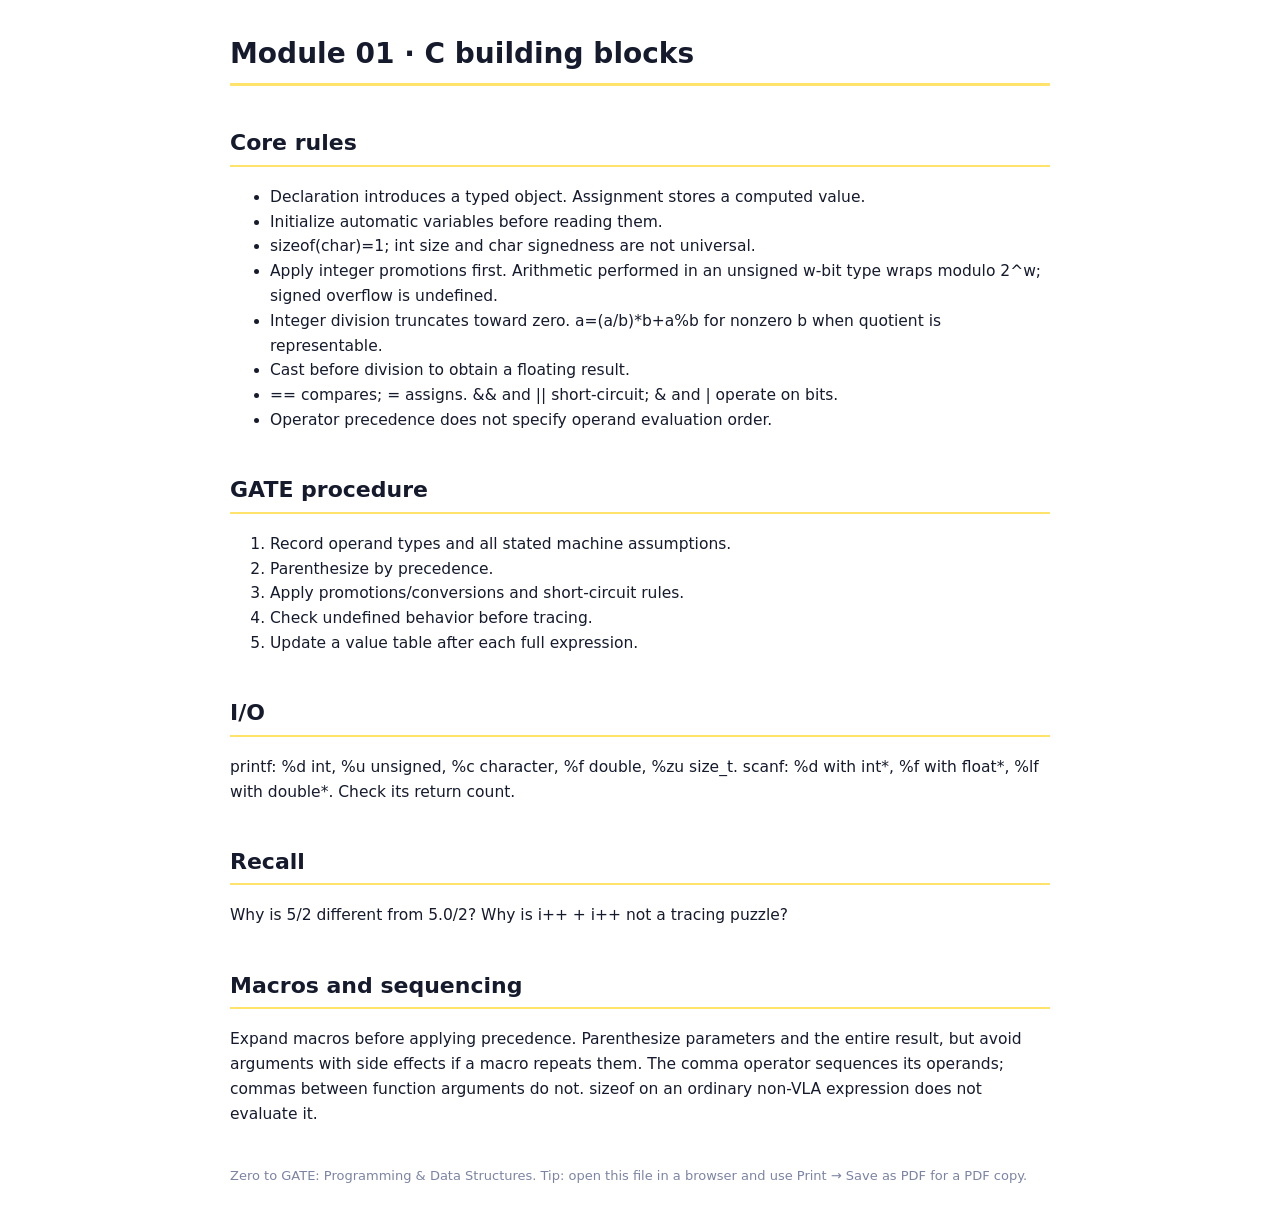
<file: revision-notes/m01.html>
<!doctype html><html><head><meta charset="utf-8"><meta name="viewport" content="width=device-width,initial-scale=1"><title>C Building Blocks</title>
<style>body{font-family:"Segoe UI",system-ui,sans-serif;max-width:820px;margin:32px auto;padding:0 20px;color:#151A2D;line-height:1.6;font-size:15.5px}
h1{font-size:28px;border-bottom:3px solid #FFE36B;padding-bottom:6px}h2{font-size:22px;margin-top:1.8em;border-bottom:2px solid #FFE36B;padding-bottom:4px}h3{font-size:17px}
code{font-family:Consolas,monospace;background:#EEF0F7;padding:.05em .35em;border-radius:4px;font-size:.9em}
pre{background:#121830;color:#E6E9F5;padding:12px 16px;border-radius:8px;overflow-x:auto;font-family:Consolas,monospace;font-size:13.5px;line-height:1.5}
pre .ln{display:block}.k{color:#8FB0FF}.t{color:#6FD6C4}.s{color:#F2C37E}.nm{color:#F79A72}.cm{color:#7480A8}.pp{color:#CBA8FF}.fn{color:#9DE58C}
.term{background:#121830;color:#C9F1D2;padding:10px 14px;border-radius:8px;white-space:pre-wrap;font-family:Consolas,monospace}
table{border-collapse:collapse;width:100%;margin:10px 0}th,td{border:1px solid #D8DDEB;padding:6px 10px;text-align:left;vertical-align:top}th{background:#EDF0F8}
blockquote{margin:0;padding:8px 14px;border-left:4px solid #2E55E6;background:#E2E9FE}mark{background:#FFE36B}.lang{display:none}
@media print{body{margin:0;max-width:none}h2{break-after:avoid}pre,table{break-inside:avoid}}</style></head><body><h1>Module 01 · C building blocks</h1><h2>Core rules</h2><ul><li>Declaration introduces a typed object. Assignment stores a computed value.</li><li>Initialize automatic variables before reading them.</li><li>sizeof(char)=1; int size and char signedness are not universal.</li><li>Apply integer promotions first. Arithmetic performed in an unsigned w-bit type wraps modulo 2^w; signed overflow is undefined.</li><li>Integer division truncates toward zero. a=(a/b)*b+a%b for nonzero b when quotient is representable.</li><li>Cast before division to obtain a floating result.</li><li>== compares; = assigns. &amp;&amp; and || short-circuit; &amp; and | operate on bits.</li><li>Operator precedence does not specify operand evaluation order.</li></ul><h2>GATE procedure</h2><ol><li>Record operand types and all stated machine assumptions.</li><li>Parenthesize by precedence.</li><li>Apply promotions/conversions and short-circuit rules.</li><li>Check undefined behavior before tracing.</li><li>Update a value table after each full expression.</li></ol><h2>I/O</h2><p>printf: %d int, %u unsigned, %c character, %f double, %zu size_t. scanf: %d with int*, %f with float*, %lf with double*. Check its return count.</p><h2>Recall</h2><p>Why is 5/2 different from 5.0/2? Why is i++ + i++ not a tracing puzzle?</p><h2>Macros and sequencing</h2><p>Expand macros before applying precedence. Parenthesize parameters and the entire result, but avoid arguments with side effects if a macro repeats them. The comma operator sequences its operands; commas between function arguments do not. sizeof on an ordinary non-VLA expression does not evaluate it.</p>
<p style="margin-top:40px;color:#7C84A3;font-size:13px">Zero to GATE: Programming &amp; Data Structures. Tip: open this file in a browser and use Print → Save as PDF for a PDF copy.</p></body></html>
</file>
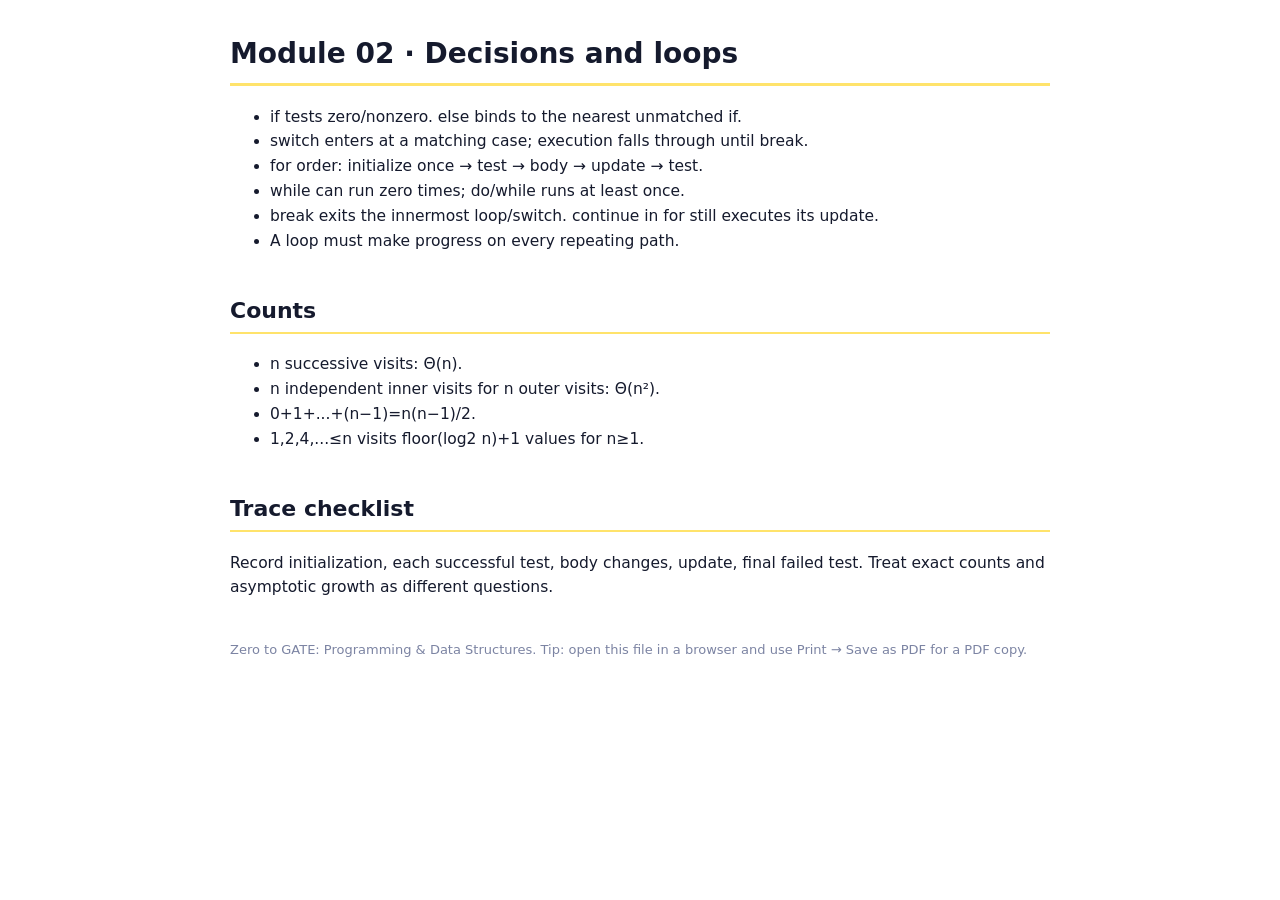
<file: revision-notes/m02.html>
<!doctype html><html><head><meta charset="utf-8"><meta name="viewport" content="width=device-width,initial-scale=1"><title>Decisions &amp; Loops</title>
<style>body{font-family:"Segoe UI",system-ui,sans-serif;max-width:820px;margin:32px auto;padding:0 20px;color:#151A2D;line-height:1.6;font-size:15.5px}
h1{font-size:28px;border-bottom:3px solid #FFE36B;padding-bottom:6px}h2{font-size:22px;margin-top:1.8em;border-bottom:2px solid #FFE36B;padding-bottom:4px}h3{font-size:17px}
code{font-family:Consolas,monospace;background:#EEF0F7;padding:.05em .35em;border-radius:4px;font-size:.9em}
pre{background:#121830;color:#E6E9F5;padding:12px 16px;border-radius:8px;overflow-x:auto;font-family:Consolas,monospace;font-size:13.5px;line-height:1.5}
pre .ln{display:block}.k{color:#8FB0FF}.t{color:#6FD6C4}.s{color:#F2C37E}.nm{color:#F79A72}.cm{color:#7480A8}.pp{color:#CBA8FF}.fn{color:#9DE58C}
.term{background:#121830;color:#C9F1D2;padding:10px 14px;border-radius:8px;white-space:pre-wrap;font-family:Consolas,monospace}
table{border-collapse:collapse;width:100%;margin:10px 0}th,td{border:1px solid #D8DDEB;padding:6px 10px;text-align:left;vertical-align:top}th{background:#EDF0F8}
blockquote{margin:0;padding:8px 14px;border-left:4px solid #2E55E6;background:#E2E9FE}mark{background:#FFE36B}.lang{display:none}
@media print{body{margin:0;max-width:none}h2{break-after:avoid}pre,table{break-inside:avoid}}</style></head><body><h1>Module 02 · Decisions and loops</h1><ul><li>if tests zero/nonzero. else binds to the nearest unmatched if.</li><li>switch enters at a matching case; execution falls through until break.</li><li>for order: initialize once → test → body → update → test.</li><li>while can run zero times; do/while runs at least once.</li><li>break exits the innermost loop/switch. continue in for still executes its update.</li><li>A loop must make progress on every repeating path.</li></ul><h2>Counts</h2><ul><li>n successive visits: Θ(n).</li><li>n independent inner visits for n outer visits: Θ(n²).</li><li>0+1+...+(n−1)=n(n−1)/2.</li><li>1,2,4,...≤n visits floor(log2 n)+1 values for n≥1.</li></ul><h2>Trace checklist</h2><p>Record initialization, each successful test, body changes, update, final failed test. Treat exact counts and asymptotic growth as different questions.</p>
<p style="margin-top:40px;color:#7C84A3;font-size:13px">Zero to GATE: Programming &amp; Data Structures. Tip: open this file in a browser and use Print → Save as PDF for a PDF copy.</p></body></html>
</file>
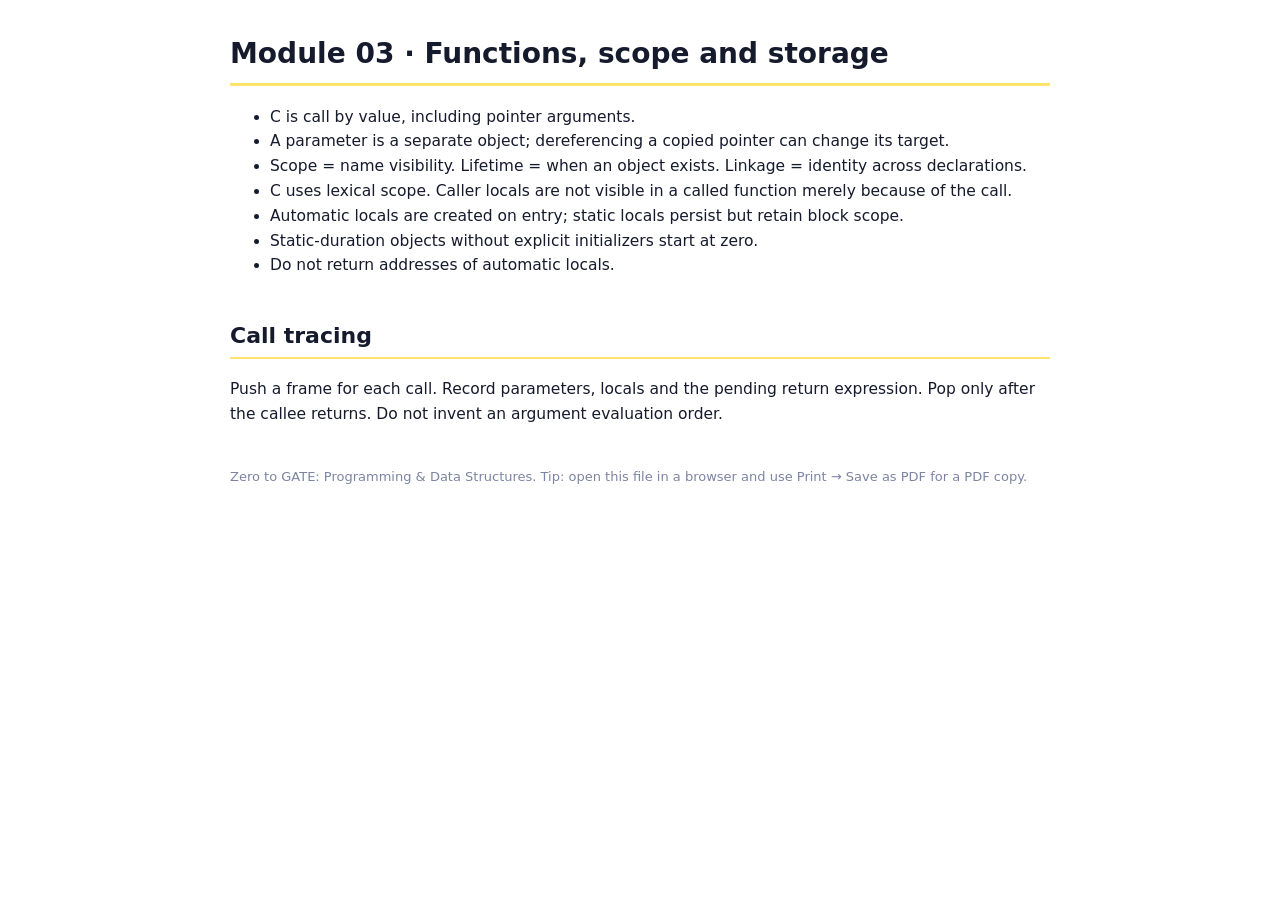
<file: revision-notes/m03.html>
<!doctype html><html><head><meta charset="utf-8"><meta name="viewport" content="width=device-width,initial-scale=1"><title>Functions, Scope &amp; Storage</title>
<style>body{font-family:"Segoe UI",system-ui,sans-serif;max-width:820px;margin:32px auto;padding:0 20px;color:#151A2D;line-height:1.6;font-size:15.5px}
h1{font-size:28px;border-bottom:3px solid #FFE36B;padding-bottom:6px}h2{font-size:22px;margin-top:1.8em;border-bottom:2px solid #FFE36B;padding-bottom:4px}h3{font-size:17px}
code{font-family:Consolas,monospace;background:#EEF0F7;padding:.05em .35em;border-radius:4px;font-size:.9em}
pre{background:#121830;color:#E6E9F5;padding:12px 16px;border-radius:8px;overflow-x:auto;font-family:Consolas,monospace;font-size:13.5px;line-height:1.5}
pre .ln{display:block}.k{color:#8FB0FF}.t{color:#6FD6C4}.s{color:#F2C37E}.nm{color:#F79A72}.cm{color:#7480A8}.pp{color:#CBA8FF}.fn{color:#9DE58C}
.term{background:#121830;color:#C9F1D2;padding:10px 14px;border-radius:8px;white-space:pre-wrap;font-family:Consolas,monospace}
table{border-collapse:collapse;width:100%;margin:10px 0}th,td{border:1px solid #D8DDEB;padding:6px 10px;text-align:left;vertical-align:top}th{background:#EDF0F8}
blockquote{margin:0;padding:8px 14px;border-left:4px solid #2E55E6;background:#E2E9FE}mark{background:#FFE36B}.lang{display:none}
@media print{body{margin:0;max-width:none}h2{break-after:avoid}pre,table{break-inside:avoid}}</style></head><body><h1>Module 03 · Functions, scope and storage</h1><ul><li>C is call by value, including pointer arguments.</li><li>A parameter is a separate object; dereferencing a copied pointer can change its target.</li><li>Scope = name visibility. Lifetime = when an object exists. Linkage = identity across declarations.</li><li>C uses lexical scope. Caller locals are not visible in a called function merely because of the call.</li><li>Automatic locals are created on entry; static locals persist but retain block scope.</li><li>Static-duration objects without explicit initializers start at zero.</li><li>Do not return addresses of automatic locals.</li></ul><h2>Call tracing</h2><p>Push a frame for each call. Record parameters, locals and the pending return expression. Pop only after the callee returns. Do not invent an argument evaluation order.</p>
<p style="margin-top:40px;color:#7C84A3;font-size:13px">Zero to GATE: Programming &amp; Data Structures. Tip: open this file in a browser and use Print → Save as PDF for a PDF copy.</p></body></html>
</file>
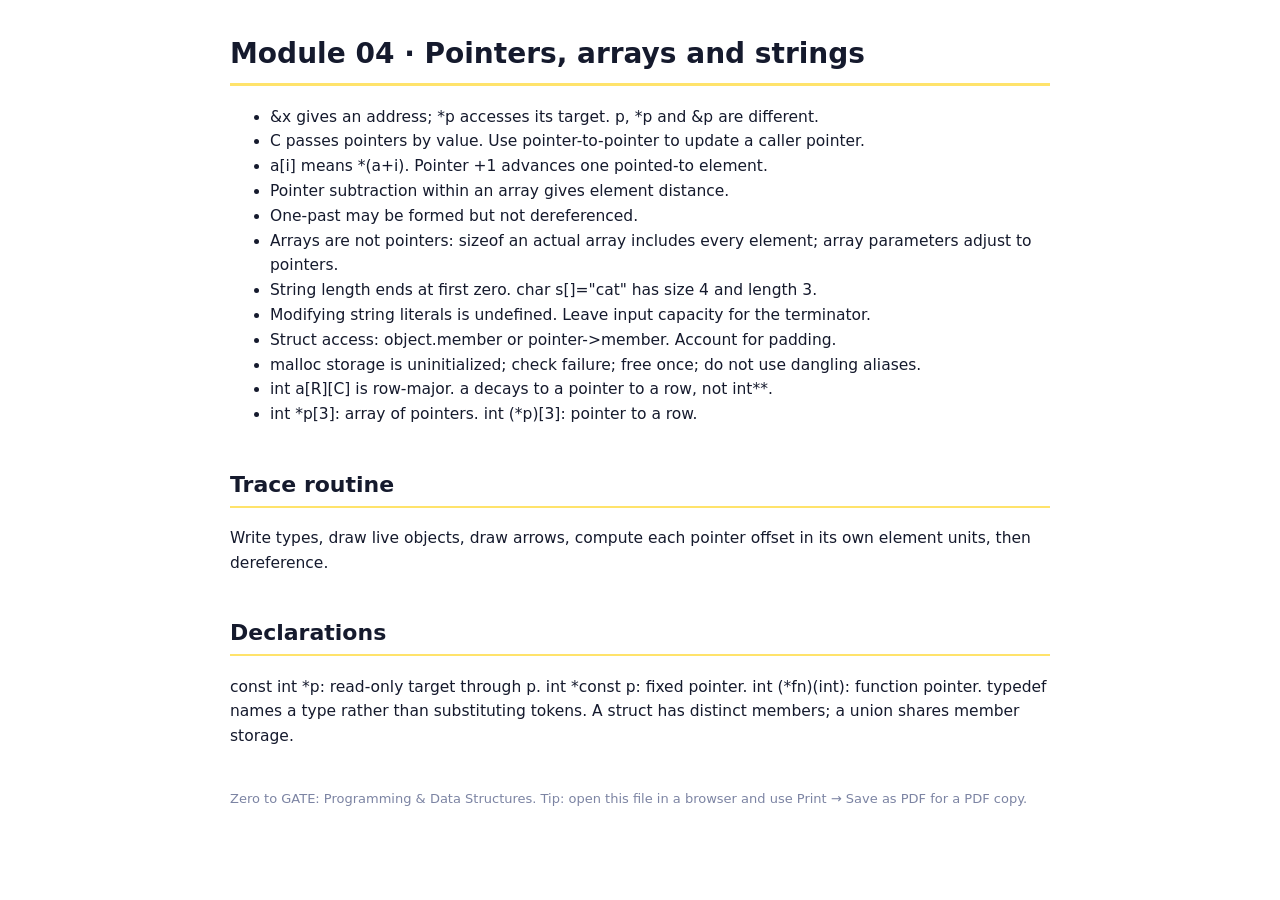
<file: revision-notes/m04.html>
<!doctype html><html><head><meta charset="utf-8"><meta name="viewport" content="width=device-width,initial-scale=1"><title>Pointers, Arrays &amp; Strings</title>
<style>body{font-family:"Segoe UI",system-ui,sans-serif;max-width:820px;margin:32px auto;padding:0 20px;color:#151A2D;line-height:1.6;font-size:15.5px}
h1{font-size:28px;border-bottom:3px solid #FFE36B;padding-bottom:6px}h2{font-size:22px;margin-top:1.8em;border-bottom:2px solid #FFE36B;padding-bottom:4px}h3{font-size:17px}
code{font-family:Consolas,monospace;background:#EEF0F7;padding:.05em .35em;border-radius:4px;font-size:.9em}
pre{background:#121830;color:#E6E9F5;padding:12px 16px;border-radius:8px;overflow-x:auto;font-family:Consolas,monospace;font-size:13.5px;line-height:1.5}
pre .ln{display:block}.k{color:#8FB0FF}.t{color:#6FD6C4}.s{color:#F2C37E}.nm{color:#F79A72}.cm{color:#7480A8}.pp{color:#CBA8FF}.fn{color:#9DE58C}
.term{background:#121830;color:#C9F1D2;padding:10px 14px;border-radius:8px;white-space:pre-wrap;font-family:Consolas,monospace}
table{border-collapse:collapse;width:100%;margin:10px 0}th,td{border:1px solid #D8DDEB;padding:6px 10px;text-align:left;vertical-align:top}th{background:#EDF0F8}
blockquote{margin:0;padding:8px 14px;border-left:4px solid #2E55E6;background:#E2E9FE}mark{background:#FFE36B}.lang{display:none}
@media print{body{margin:0;max-width:none}h2{break-after:avoid}pre,table{break-inside:avoid}}</style></head><body><h1>Module 04 · Pointers, arrays and strings</h1><ul><li>&amp;x gives an address; *p accesses its target. p, *p and &amp;p are different.</li><li>C passes pointers by value. Use pointer-to-pointer to update a caller pointer.</li><li>a[i] means *(a+i). Pointer +1 advances one pointed-to element.</li><li>Pointer subtraction within an array gives element distance.</li><li>One-past may be formed but not dereferenced.</li><li>Arrays are not pointers: sizeof an actual array includes every element; array parameters adjust to pointers.</li><li>String length ends at first zero. char s[]=&quot;cat&quot; has size 4 and length 3.</li><li>Modifying string literals is undefined. Leave input capacity for the terminator.</li><li>Struct access: object.member or pointer-&gt;member. Account for padding.</li><li>malloc storage is uninitialized; check failure; free once; do not use dangling aliases.</li><li>int a[R][C] is row-major. a decays to a pointer to a row, not int**.</li><li>int *p[3]: array of pointers. int (*p)[3]: pointer to a row.</li></ul><h2>Trace routine</h2><p>Write types, draw live objects, draw arrows, compute each pointer offset in its own element units, then dereference.</p><h2>Declarations</h2><p>const int *p: read-only target through p. int *const p: fixed pointer. int (*fn)(int): function pointer. typedef names a type rather than substituting tokens. A struct has distinct members; a union shares member storage.</p>
<p style="margin-top:40px;color:#7C84A3;font-size:13px">Zero to GATE: Programming &amp; Data Structures. Tip: open this file in a browser and use Print → Save as PDF for a PDF copy.</p></body></html>
</file>
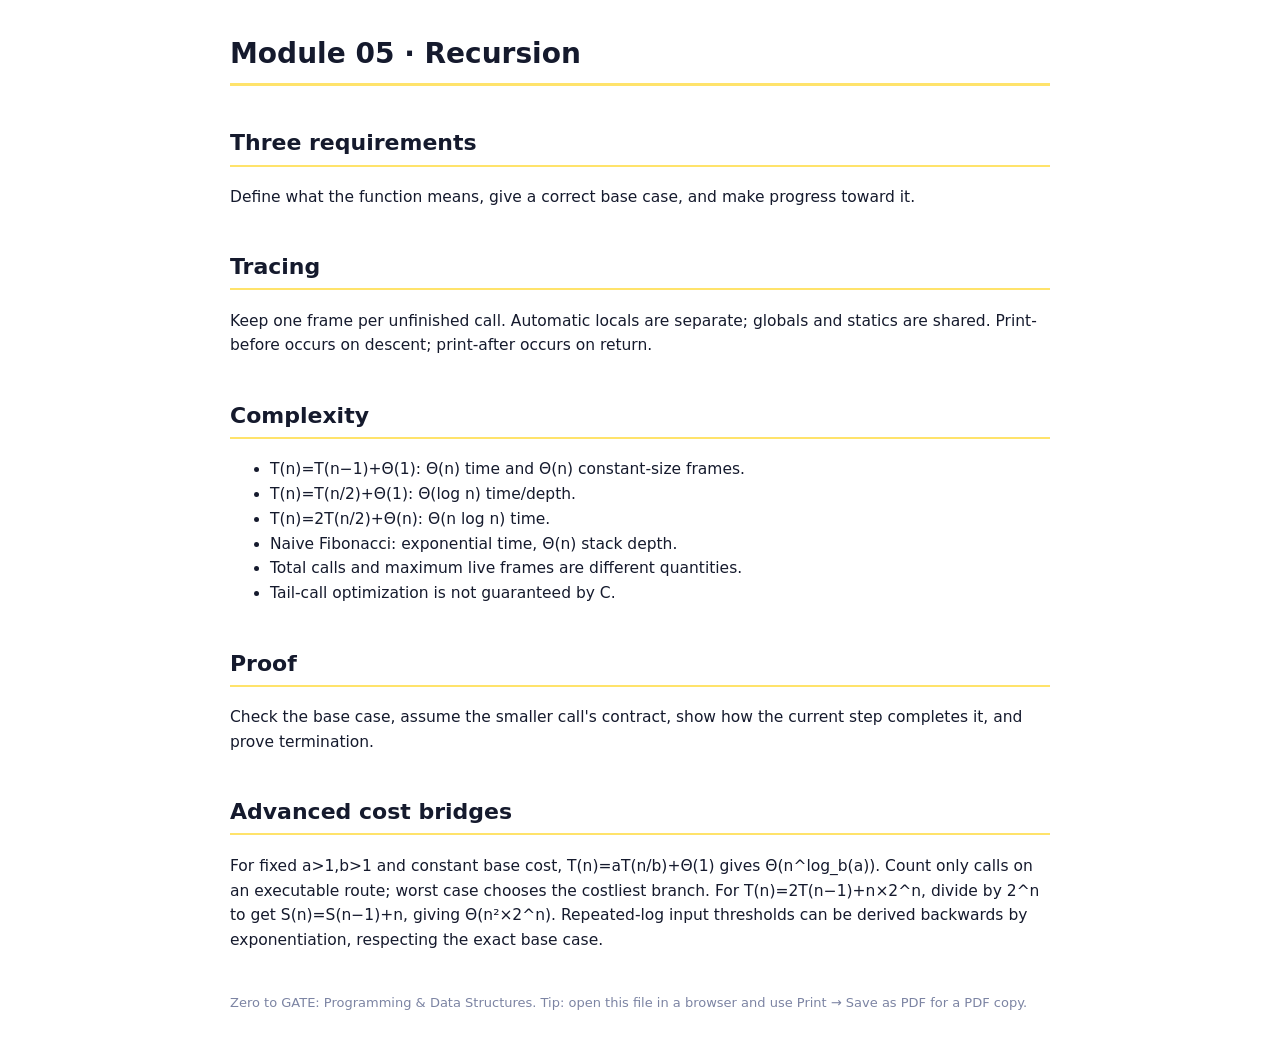
<file: revision-notes/m05.html>
<!doctype html><html><head><meta charset="utf-8"><meta name="viewport" content="width=device-width,initial-scale=1"><title>Recursion</title>
<style>body{font-family:"Segoe UI",system-ui,sans-serif;max-width:820px;margin:32px auto;padding:0 20px;color:#151A2D;line-height:1.6;font-size:15.5px}
h1{font-size:28px;border-bottom:3px solid #FFE36B;padding-bottom:6px}h2{font-size:22px;margin-top:1.8em;border-bottom:2px solid #FFE36B;padding-bottom:4px}h3{font-size:17px}
code{font-family:Consolas,monospace;background:#EEF0F7;padding:.05em .35em;border-radius:4px;font-size:.9em}
pre{background:#121830;color:#E6E9F5;padding:12px 16px;border-radius:8px;overflow-x:auto;font-family:Consolas,monospace;font-size:13.5px;line-height:1.5}
pre .ln{display:block}.k{color:#8FB0FF}.t{color:#6FD6C4}.s{color:#F2C37E}.nm{color:#F79A72}.cm{color:#7480A8}.pp{color:#CBA8FF}.fn{color:#9DE58C}
.term{background:#121830;color:#C9F1D2;padding:10px 14px;border-radius:8px;white-space:pre-wrap;font-family:Consolas,monospace}
table{border-collapse:collapse;width:100%;margin:10px 0}th,td{border:1px solid #D8DDEB;padding:6px 10px;text-align:left;vertical-align:top}th{background:#EDF0F8}
blockquote{margin:0;padding:8px 14px;border-left:4px solid #2E55E6;background:#E2E9FE}mark{background:#FFE36B}.lang{display:none}
@media print{body{margin:0;max-width:none}h2{break-after:avoid}pre,table{break-inside:avoid}}</style></head><body><h1>Module 05 · Recursion</h1><h2>Three requirements</h2><p>Define what the function means, give a correct base case, and make progress toward it.</p><h2>Tracing</h2><p>Keep one frame per unfinished call. Automatic locals are separate; globals and statics are shared. Print-before occurs on descent; print-after occurs on return.</p><h2>Complexity</h2><ul><li>T(n)=T(n−1)+Θ(1): Θ(n) time and Θ(n) constant-size frames.</li><li>T(n)=T(n/2)+Θ(1): Θ(log n) time/depth.</li><li>T(n)=2T(n/2)+Θ(n): Θ(n log n) time.</li><li>Naive Fibonacci: exponential time, Θ(n) stack depth.</li><li>Total calls and maximum live frames are different quantities.</li><li>Tail-call optimization is not guaranteed by C.</li></ul><h2>Proof</h2><p>Check the base case, assume the smaller call&#39;s contract, show how the current step completes it, and prove termination.</p><h2>Advanced cost bridges</h2><p>For fixed a&gt;1,b&gt;1 and constant base cost, T(n)=aT(n/b)+Θ(1) gives Θ(n^log_b(a)). Count only calls on an executable route; worst case chooses the costliest branch. For T(n)=2T(n−1)+n×2^n, divide by 2^n to get S(n)=S(n−1)+n, giving Θ(n²×2^n). Repeated-log input thresholds can be derived backwards by exponentiation, respecting the exact base case.</p>
<p style="margin-top:40px;color:#7C84A3;font-size:13px">Zero to GATE: Programming &amp; Data Structures. Tip: open this file in a browser and use Print → Save as PDF for a PDF copy.</p></body></html>
</file>
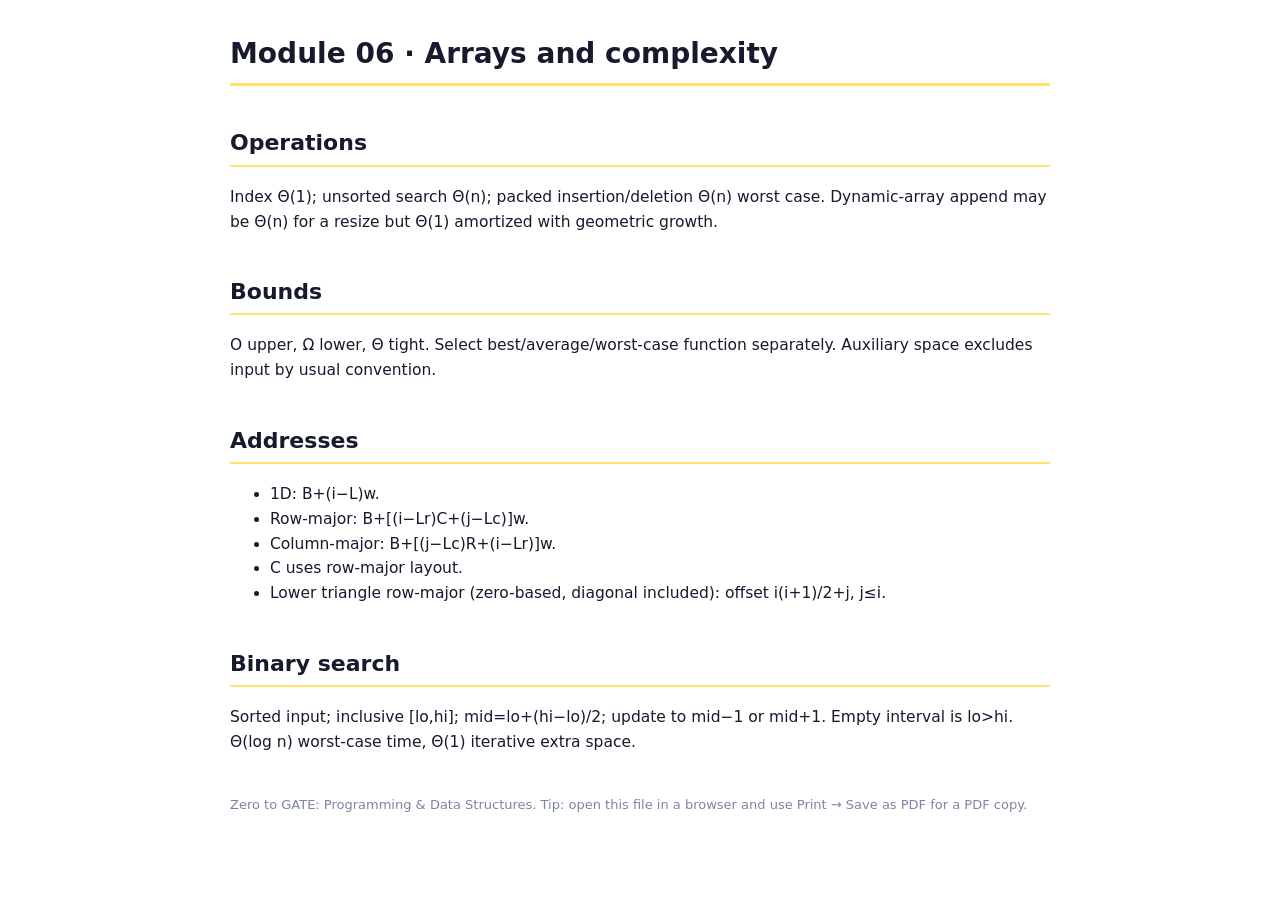
<file: revision-notes/m06.html>
<!doctype html><html><head><meta charset="utf-8"><meta name="viewport" content="width=device-width,initial-scale=1"><title>Arrays &amp; Complexity</title>
<style>body{font-family:"Segoe UI",system-ui,sans-serif;max-width:820px;margin:32px auto;padding:0 20px;color:#151A2D;line-height:1.6;font-size:15.5px}
h1{font-size:28px;border-bottom:3px solid #FFE36B;padding-bottom:6px}h2{font-size:22px;margin-top:1.8em;border-bottom:2px solid #FFE36B;padding-bottom:4px}h3{font-size:17px}
code{font-family:Consolas,monospace;background:#EEF0F7;padding:.05em .35em;border-radius:4px;font-size:.9em}
pre{background:#121830;color:#E6E9F5;padding:12px 16px;border-radius:8px;overflow-x:auto;font-family:Consolas,monospace;font-size:13.5px;line-height:1.5}
pre .ln{display:block}.k{color:#8FB0FF}.t{color:#6FD6C4}.s{color:#F2C37E}.nm{color:#F79A72}.cm{color:#7480A8}.pp{color:#CBA8FF}.fn{color:#9DE58C}
.term{background:#121830;color:#C9F1D2;padding:10px 14px;border-radius:8px;white-space:pre-wrap;font-family:Consolas,monospace}
table{border-collapse:collapse;width:100%;margin:10px 0}th,td{border:1px solid #D8DDEB;padding:6px 10px;text-align:left;vertical-align:top}th{background:#EDF0F8}
blockquote{margin:0;padding:8px 14px;border-left:4px solid #2E55E6;background:#E2E9FE}mark{background:#FFE36B}.lang{display:none}
@media print{body{margin:0;max-width:none}h2{break-after:avoid}pre,table{break-inside:avoid}}</style></head><body><h1>Module 06 · Arrays and complexity</h1><h2>Operations</h2><p>Index Θ(1); unsorted search Θ(n); packed insertion/deletion Θ(n) worst case. Dynamic-array append may be Θ(n) for a resize but Θ(1) amortized with geometric growth.</p><h2>Bounds</h2><p>O upper, Ω lower, Θ tight. Select best/average/worst-case function separately. Auxiliary space excludes input by usual convention.</p><h2>Addresses</h2><ul><li>1D: B+(i−L)w.</li><li>Row-major: B+[(i−Lr)C+(j−Lc)]w.</li><li>Column-major: B+[(j−Lc)R+(i−Lr)]w.</li><li>C uses row-major layout.</li><li>Lower triangle row-major (zero-based, diagonal included): offset i(i+1)/2+j, j≤i.</li></ul><h2>Binary search</h2><p>Sorted input; inclusive [lo,hi]; mid=lo+(hi−lo)/2; update to mid−1 or mid+1. Empty interval is lo&gt;hi. Θ(log n) worst-case time, Θ(1) iterative extra space.</p>
<p style="margin-top:40px;color:#7C84A3;font-size:13px">Zero to GATE: Programming &amp; Data Structures. Tip: open this file in a browser and use Print → Save as PDF for a PDF copy.</p></body></html>
</file>
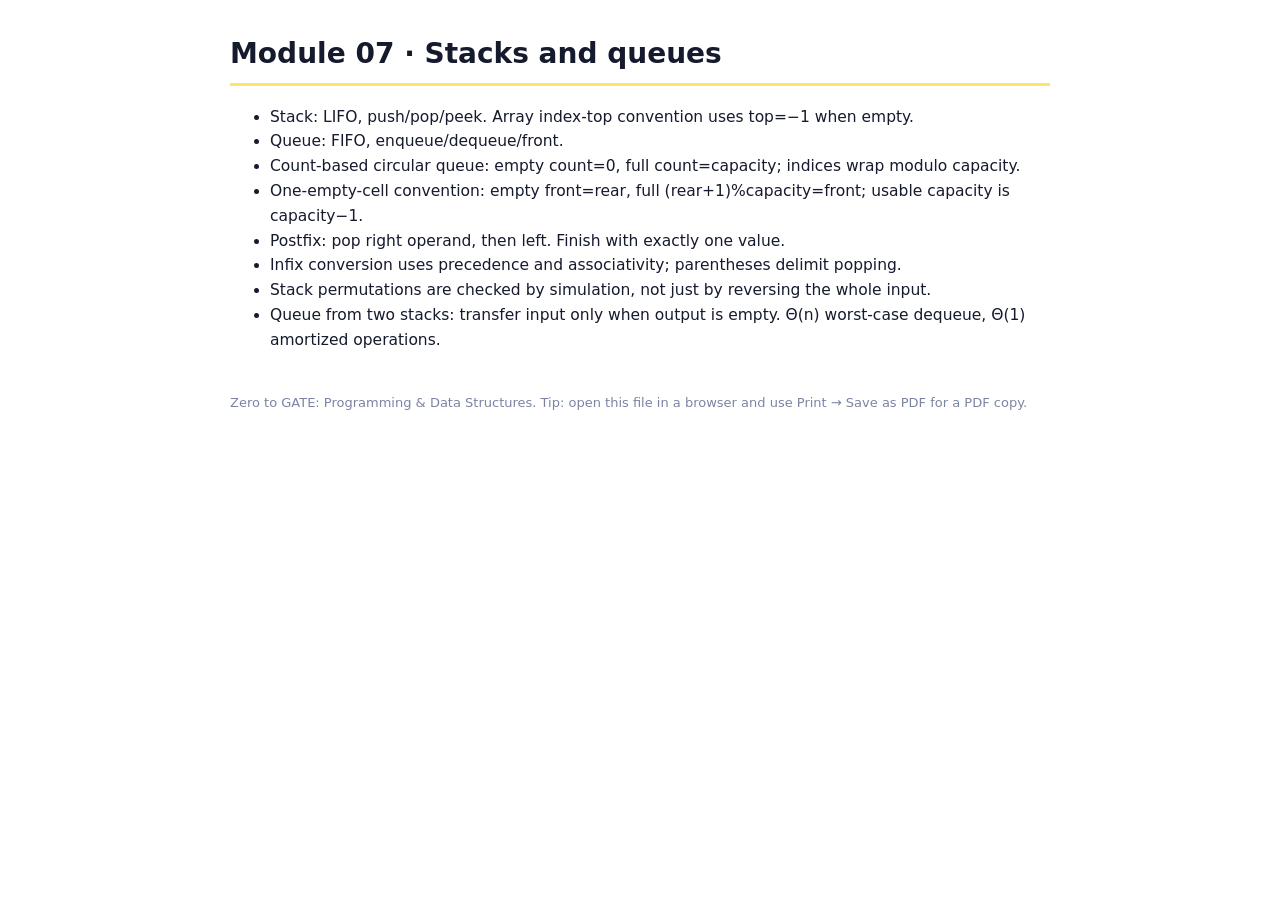
<file: revision-notes/m07.html>
<!doctype html><html><head><meta charset="utf-8"><meta name="viewport" content="width=device-width,initial-scale=1"><title>Stacks &amp; Queues</title>
<style>body{font-family:"Segoe UI",system-ui,sans-serif;max-width:820px;margin:32px auto;padding:0 20px;color:#151A2D;line-height:1.6;font-size:15.5px}
h1{font-size:28px;border-bottom:3px solid #FFE36B;padding-bottom:6px}h2{font-size:22px;margin-top:1.8em;border-bottom:2px solid #FFE36B;padding-bottom:4px}h3{font-size:17px}
code{font-family:Consolas,monospace;background:#EEF0F7;padding:.05em .35em;border-radius:4px;font-size:.9em}
pre{background:#121830;color:#E6E9F5;padding:12px 16px;border-radius:8px;overflow-x:auto;font-family:Consolas,monospace;font-size:13.5px;line-height:1.5}
pre .ln{display:block}.k{color:#8FB0FF}.t{color:#6FD6C4}.s{color:#F2C37E}.nm{color:#F79A72}.cm{color:#7480A8}.pp{color:#CBA8FF}.fn{color:#9DE58C}
.term{background:#121830;color:#C9F1D2;padding:10px 14px;border-radius:8px;white-space:pre-wrap;font-family:Consolas,monospace}
table{border-collapse:collapse;width:100%;margin:10px 0}th,td{border:1px solid #D8DDEB;padding:6px 10px;text-align:left;vertical-align:top}th{background:#EDF0F8}
blockquote{margin:0;padding:8px 14px;border-left:4px solid #2E55E6;background:#E2E9FE}mark{background:#FFE36B}.lang{display:none}
@media print{body{margin:0;max-width:none}h2{break-after:avoid}pre,table{break-inside:avoid}}</style></head><body><h1>Module 07 · Stacks and queues</h1><ul><li>Stack: LIFO, push/pop/peek. Array index-top convention uses top=−1 when empty.</li><li>Queue: FIFO, enqueue/dequeue/front.</li><li>Count-based circular queue: empty count=0, full count=capacity; indices wrap modulo capacity.</li><li>One-empty-cell convention: empty front=rear, full (rear+1)%capacity=front; usable capacity is capacity−1.</li><li>Postfix: pop right operand, then left. Finish with exactly one value.</li><li>Infix conversion uses precedence and associativity; parentheses delimit popping.</li><li>Stack permutations are checked by simulation, not just by reversing the whole input.</li><li>Queue from two stacks: transfer input only when output is empty. Θ(n) worst-case dequeue, Θ(1) amortized operations.</li></ul>
<p style="margin-top:40px;color:#7C84A3;font-size:13px">Zero to GATE: Programming &amp; Data Structures. Tip: open this file in a browser and use Print → Save as PDF for a PDF copy.</p></body></html>
</file>
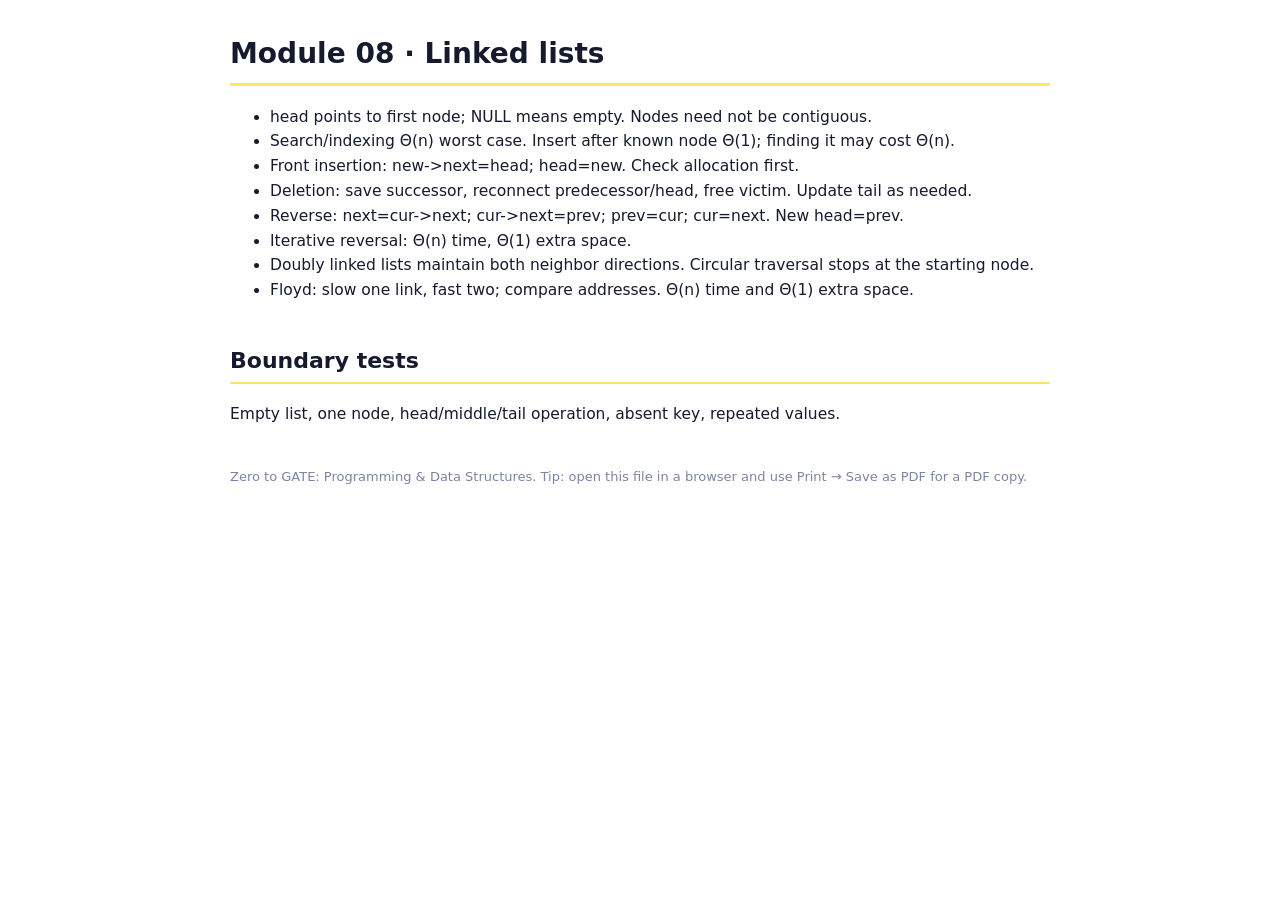
<file: revision-notes/m08.html>
<!doctype html><html><head><meta charset="utf-8"><meta name="viewport" content="width=device-width,initial-scale=1"><title>Linked Lists</title>
<style>body{font-family:"Segoe UI",system-ui,sans-serif;max-width:820px;margin:32px auto;padding:0 20px;color:#151A2D;line-height:1.6;font-size:15.5px}
h1{font-size:28px;border-bottom:3px solid #FFE36B;padding-bottom:6px}h2{font-size:22px;margin-top:1.8em;border-bottom:2px solid #FFE36B;padding-bottom:4px}h3{font-size:17px}
code{font-family:Consolas,monospace;background:#EEF0F7;padding:.05em .35em;border-radius:4px;font-size:.9em}
pre{background:#121830;color:#E6E9F5;padding:12px 16px;border-radius:8px;overflow-x:auto;font-family:Consolas,monospace;font-size:13.5px;line-height:1.5}
pre .ln{display:block}.k{color:#8FB0FF}.t{color:#6FD6C4}.s{color:#F2C37E}.nm{color:#F79A72}.cm{color:#7480A8}.pp{color:#CBA8FF}.fn{color:#9DE58C}
.term{background:#121830;color:#C9F1D2;padding:10px 14px;border-radius:8px;white-space:pre-wrap;font-family:Consolas,monospace}
table{border-collapse:collapse;width:100%;margin:10px 0}th,td{border:1px solid #D8DDEB;padding:6px 10px;text-align:left;vertical-align:top}th{background:#EDF0F8}
blockquote{margin:0;padding:8px 14px;border-left:4px solid #2E55E6;background:#E2E9FE}mark{background:#FFE36B}.lang{display:none}
@media print{body{margin:0;max-width:none}h2{break-after:avoid}pre,table{break-inside:avoid}}</style></head><body><h1>Module 08 · Linked lists</h1><ul><li>head points to first node; NULL means empty. Nodes need not be contiguous.</li><li>Search/indexing Θ(n) worst case. Insert after known node Θ(1); finding it may cost Θ(n).</li><li>Front insertion: new-&gt;next=head; head=new. Check allocation first.</li><li>Deletion: save successor, reconnect predecessor/head, free victim. Update tail as needed.</li><li>Reverse: next=cur-&gt;next; cur-&gt;next=prev; prev=cur; cur=next. New head=prev.</li><li>Iterative reversal: Θ(n) time, Θ(1) extra space.</li><li>Doubly linked lists maintain both neighbor directions. Circular traversal stops at the starting node.</li><li>Floyd: slow one link, fast two; compare addresses. Θ(n) time and Θ(1) extra space.</li></ul><h2>Boundary tests</h2><p>Empty list, one node, head/middle/tail operation, absent key, repeated values.</p>
<p style="margin-top:40px;color:#7C84A3;font-size:13px">Zero to GATE: Programming &amp; Data Structures. Tip: open this file in a browser and use Print → Save as PDF for a PDF copy.</p></body></html>
</file>
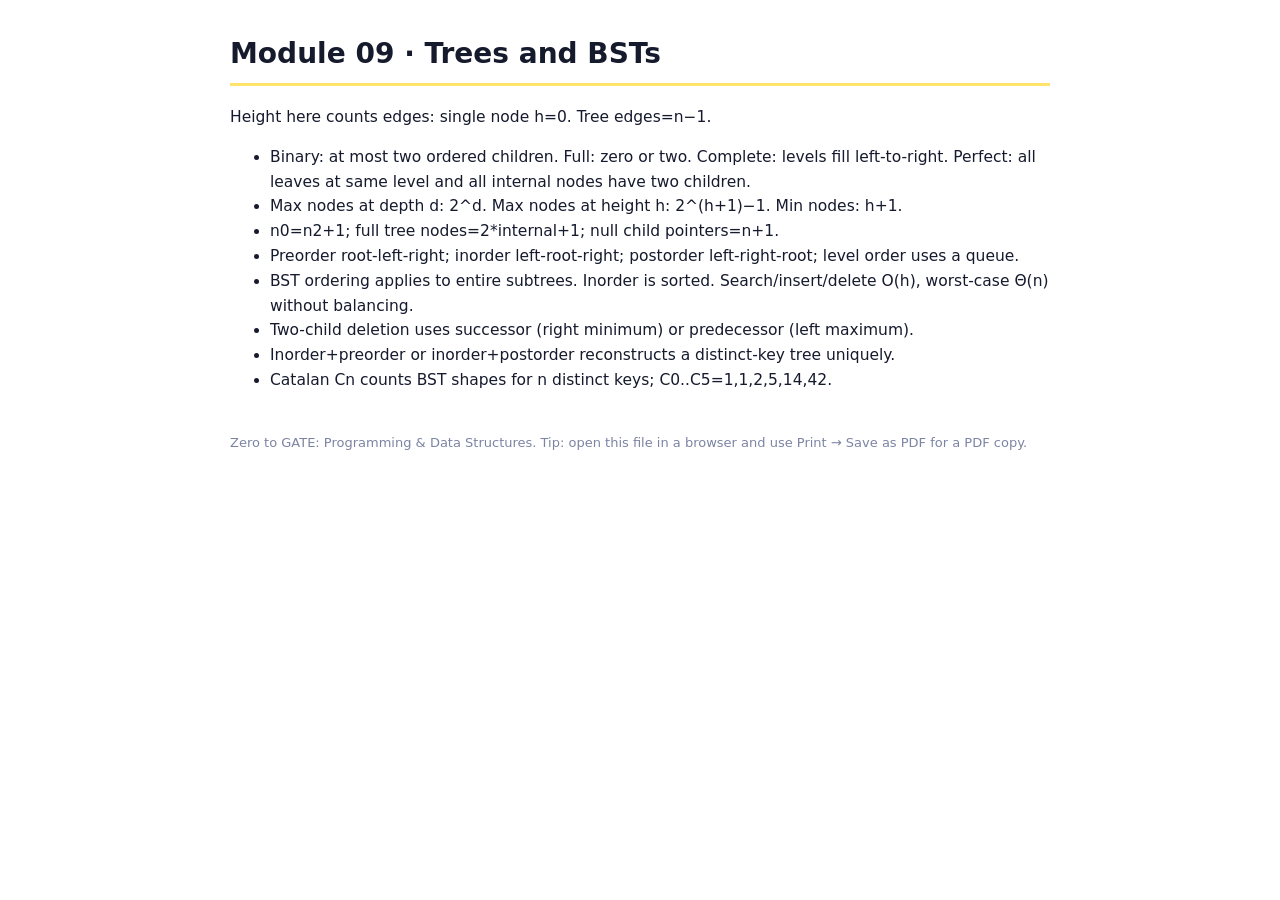
<file: revision-notes/m09.html>
<!doctype html><html><head><meta charset="utf-8"><meta name="viewport" content="width=device-width,initial-scale=1"><title>Trees &amp; Binary Search Trees</title>
<style>body{font-family:"Segoe UI",system-ui,sans-serif;max-width:820px;margin:32px auto;padding:0 20px;color:#151A2D;line-height:1.6;font-size:15.5px}
h1{font-size:28px;border-bottom:3px solid #FFE36B;padding-bottom:6px}h2{font-size:22px;margin-top:1.8em;border-bottom:2px solid #FFE36B;padding-bottom:4px}h3{font-size:17px}
code{font-family:Consolas,monospace;background:#EEF0F7;padding:.05em .35em;border-radius:4px;font-size:.9em}
pre{background:#121830;color:#E6E9F5;padding:12px 16px;border-radius:8px;overflow-x:auto;font-family:Consolas,monospace;font-size:13.5px;line-height:1.5}
pre .ln{display:block}.k{color:#8FB0FF}.t{color:#6FD6C4}.s{color:#F2C37E}.nm{color:#F79A72}.cm{color:#7480A8}.pp{color:#CBA8FF}.fn{color:#9DE58C}
.term{background:#121830;color:#C9F1D2;padding:10px 14px;border-radius:8px;white-space:pre-wrap;font-family:Consolas,monospace}
table{border-collapse:collapse;width:100%;margin:10px 0}th,td{border:1px solid #D8DDEB;padding:6px 10px;text-align:left;vertical-align:top}th{background:#EDF0F8}
blockquote{margin:0;padding:8px 14px;border-left:4px solid #2E55E6;background:#E2E9FE}mark{background:#FFE36B}.lang{display:none}
@media print{body{margin:0;max-width:none}h2{break-after:avoid}pre,table{break-inside:avoid}}</style></head><body><h1>Module 09 · Trees and BSTs</h1><p>Height here counts edges: single node h=0. Tree edges=n−1.</p><ul><li>Binary: at most two ordered children. Full: zero or two. Complete: levels fill left-to-right. Perfect: all leaves at same level and all internal nodes have two children.</li><li>Max nodes at depth d: 2^d. Max nodes at height h: 2^(h+1)−1. Min nodes: h+1.</li><li>n0=n2+1; full tree nodes=2*internal+1; null child pointers=n+1.</li><li>Preorder root-left-right; inorder left-root-right; postorder left-right-root; level order uses a queue.</li><li>BST ordering applies to entire subtrees. Inorder is sorted. Search/insert/delete O(h), worst-case Θ(n) without balancing.</li><li>Two-child deletion uses successor (right minimum) or predecessor (left maximum).</li><li>Inorder+preorder or inorder+postorder reconstructs a distinct-key tree uniquely.</li><li>Catalan Cn counts BST shapes for n distinct keys; C0..C5=1,1,2,5,14,42.</li></ul>
<p style="margin-top:40px;color:#7C84A3;font-size:13px">Zero to GATE: Programming &amp; Data Structures. Tip: open this file in a browser and use Print → Save as PDF for a PDF copy.</p></body></html>
</file>
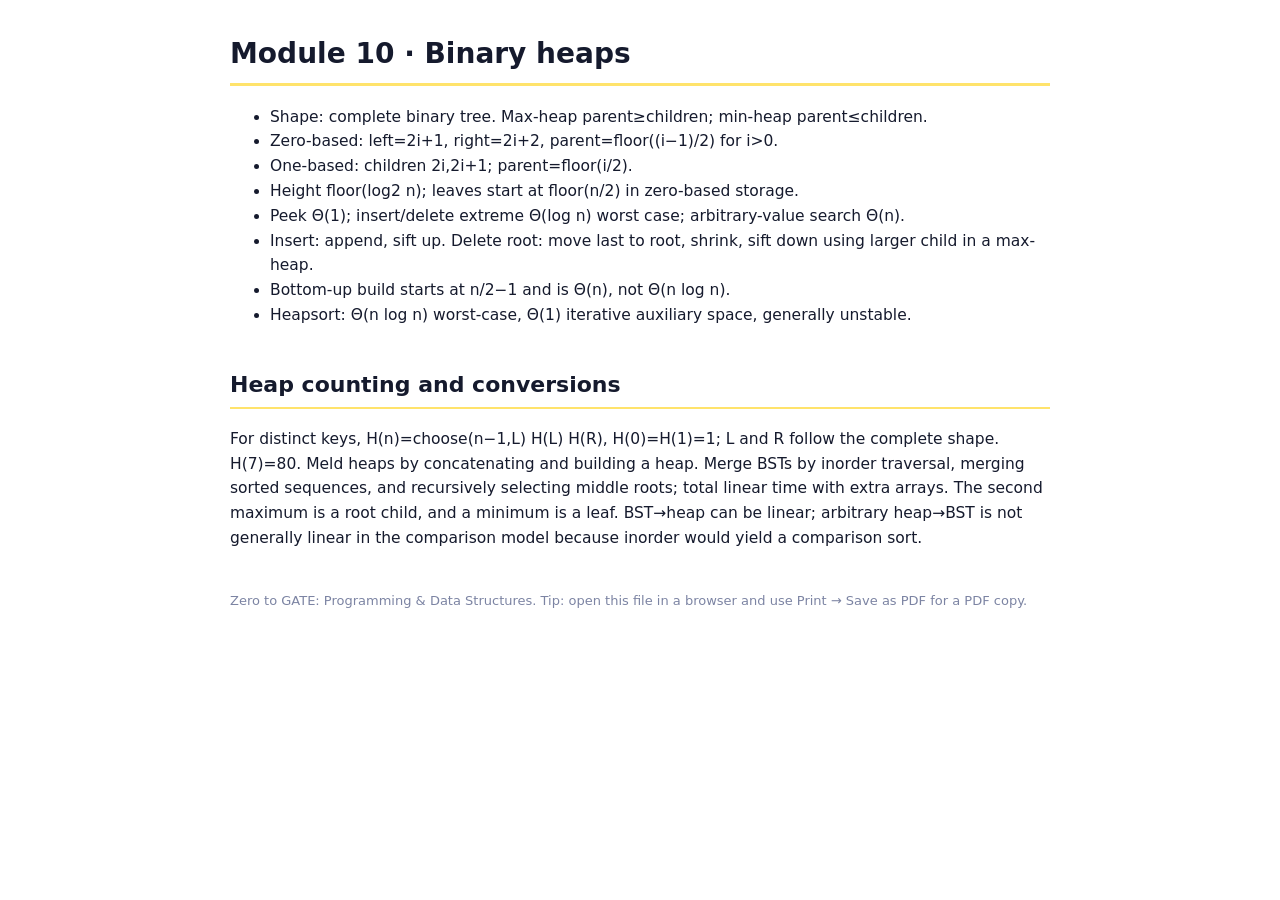
<file: revision-notes/m10.html>
<!doctype html><html><head><meta charset="utf-8"><meta name="viewport" content="width=device-width,initial-scale=1"><title>Binary Heaps</title>
<style>body{font-family:"Segoe UI",system-ui,sans-serif;max-width:820px;margin:32px auto;padding:0 20px;color:#151A2D;line-height:1.6;font-size:15.5px}
h1{font-size:28px;border-bottom:3px solid #FFE36B;padding-bottom:6px}h2{font-size:22px;margin-top:1.8em;border-bottom:2px solid #FFE36B;padding-bottom:4px}h3{font-size:17px}
code{font-family:Consolas,monospace;background:#EEF0F7;padding:.05em .35em;border-radius:4px;font-size:.9em}
pre{background:#121830;color:#E6E9F5;padding:12px 16px;border-radius:8px;overflow-x:auto;font-family:Consolas,monospace;font-size:13.5px;line-height:1.5}
pre .ln{display:block}.k{color:#8FB0FF}.t{color:#6FD6C4}.s{color:#F2C37E}.nm{color:#F79A72}.cm{color:#7480A8}.pp{color:#CBA8FF}.fn{color:#9DE58C}
.term{background:#121830;color:#C9F1D2;padding:10px 14px;border-radius:8px;white-space:pre-wrap;font-family:Consolas,monospace}
table{border-collapse:collapse;width:100%;margin:10px 0}th,td{border:1px solid #D8DDEB;padding:6px 10px;text-align:left;vertical-align:top}th{background:#EDF0F8}
blockquote{margin:0;padding:8px 14px;border-left:4px solid #2E55E6;background:#E2E9FE}mark{background:#FFE36B}.lang{display:none}
@media print{body{margin:0;max-width:none}h2{break-after:avoid}pre,table{break-inside:avoid}}</style></head><body><h1>Module 10 · Binary heaps</h1><ul><li>Shape: complete binary tree. Max-heap parent≥children; min-heap parent≤children.</li><li>Zero-based: left=2i+1, right=2i+2, parent=floor((i−1)/2) for i&gt;0.</li><li>One-based: children 2i,2i+1; parent=floor(i/2).</li><li>Height floor(log2 n); leaves start at floor(n/2) in zero-based storage.</li><li>Peek Θ(1); insert/delete extreme Θ(log n) worst case; arbitrary-value search Θ(n).</li><li>Insert: append, sift up. Delete root: move last to root, shrink, sift down using larger child in a max-heap.</li><li>Bottom-up build starts at n/2−1 and is Θ(n), not Θ(n log n).</li><li>Heapsort: Θ(n log n) worst-case, Θ(1) iterative auxiliary space, generally unstable.</li></ul><h2>Heap counting and conversions</h2><p>For distinct keys, H(n)=choose(n−1,L) H(L) H(R), H(0)=H(1)=1; L and R follow the complete shape. H(7)=80. Meld heaps by concatenating and building a heap. Merge BSTs by inorder traversal, merging sorted sequences, and recursively selecting middle roots; total linear time with extra arrays. The second maximum is a root child, and a minimum is a leaf. BST→heap can be linear; arbitrary heap→BST is not generally linear in the comparison model because inorder would yield a comparison sort.</p>
<p style="margin-top:40px;color:#7C84A3;font-size:13px">Zero to GATE: Programming &amp; Data Structures. Tip: open this file in a browser and use Print → Save as PDF for a PDF copy.</p></body></html>
</file>
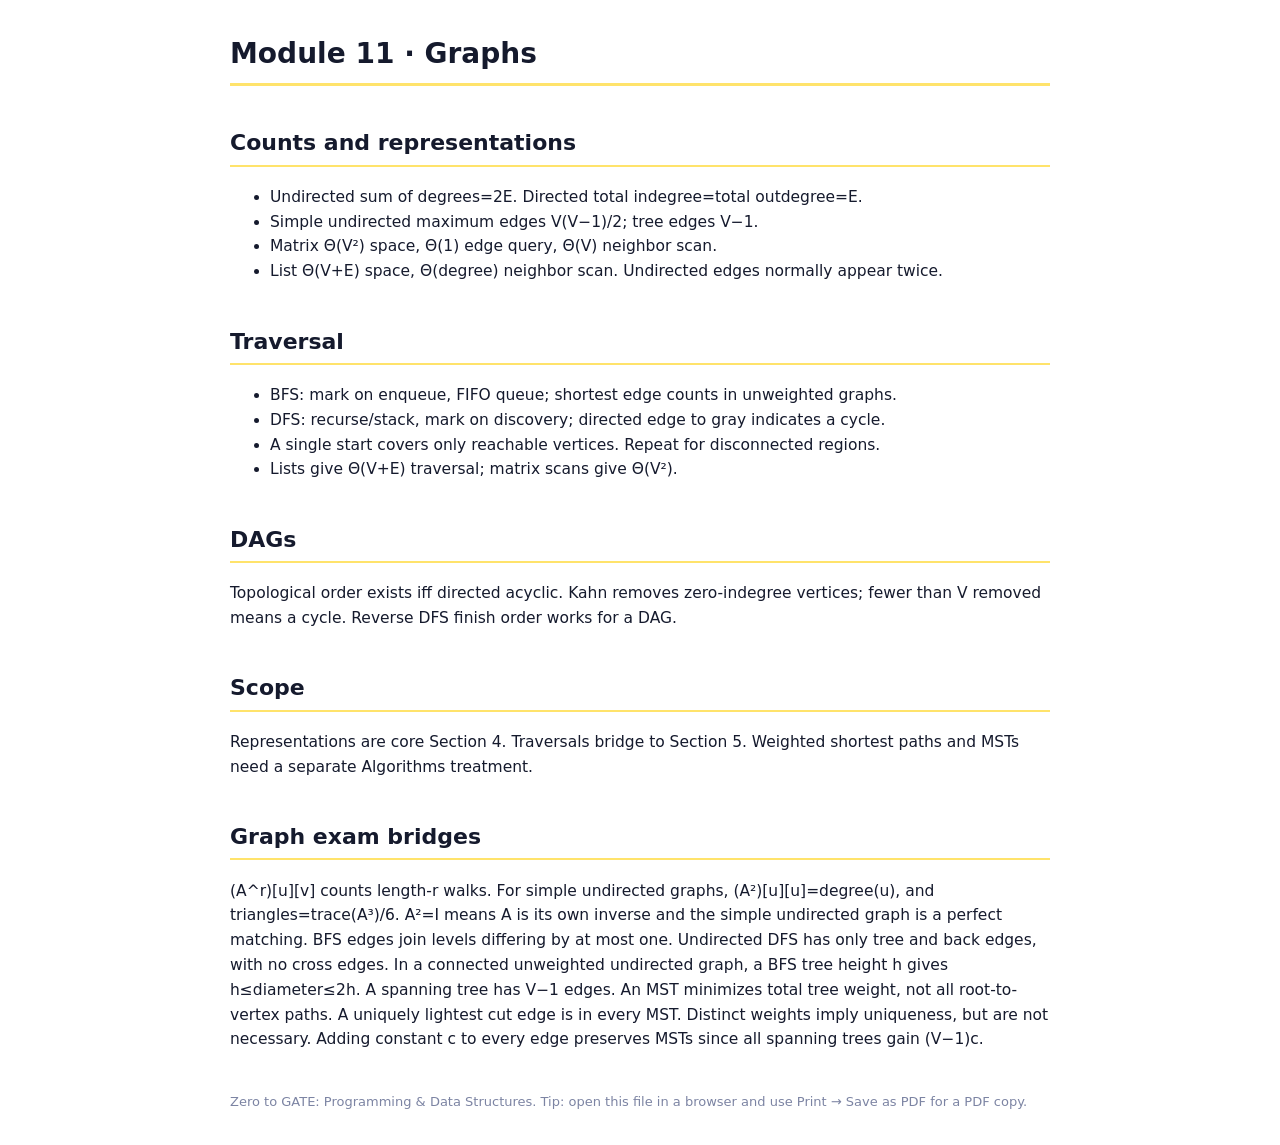
<file: revision-notes/m11.html>
<!doctype html><html><head><meta charset="utf-8"><meta name="viewport" content="width=device-width,initial-scale=1"><title>Graphs</title>
<style>body{font-family:"Segoe UI",system-ui,sans-serif;max-width:820px;margin:32px auto;padding:0 20px;color:#151A2D;line-height:1.6;font-size:15.5px}
h1{font-size:28px;border-bottom:3px solid #FFE36B;padding-bottom:6px}h2{font-size:22px;margin-top:1.8em;border-bottom:2px solid #FFE36B;padding-bottom:4px}h3{font-size:17px}
code{font-family:Consolas,monospace;background:#EEF0F7;padding:.05em .35em;border-radius:4px;font-size:.9em}
pre{background:#121830;color:#E6E9F5;padding:12px 16px;border-radius:8px;overflow-x:auto;font-family:Consolas,monospace;font-size:13.5px;line-height:1.5}
pre .ln{display:block}.k{color:#8FB0FF}.t{color:#6FD6C4}.s{color:#F2C37E}.nm{color:#F79A72}.cm{color:#7480A8}.pp{color:#CBA8FF}.fn{color:#9DE58C}
.term{background:#121830;color:#C9F1D2;padding:10px 14px;border-radius:8px;white-space:pre-wrap;font-family:Consolas,monospace}
table{border-collapse:collapse;width:100%;margin:10px 0}th,td{border:1px solid #D8DDEB;padding:6px 10px;text-align:left;vertical-align:top}th{background:#EDF0F8}
blockquote{margin:0;padding:8px 14px;border-left:4px solid #2E55E6;background:#E2E9FE}mark{background:#FFE36B}.lang{display:none}
@media print{body{margin:0;max-width:none}h2{break-after:avoid}pre,table{break-inside:avoid}}</style></head><body><h1>Module 11 · Graphs</h1><h2>Counts and representations</h2><ul><li>Undirected sum of degrees=2E. Directed total indegree=total outdegree=E.</li><li>Simple undirected maximum edges V(V−1)/2; tree edges V−1.</li><li>Matrix Θ(V²) space, Θ(1) edge query, Θ(V) neighbor scan.</li><li>List Θ(V+E) space, Θ(degree) neighbor scan. Undirected edges normally appear twice.</li></ul><h2>Traversal</h2><ul><li>BFS: mark on enqueue, FIFO queue; shortest edge counts in unweighted graphs.</li><li>DFS: recurse/stack, mark on discovery; directed edge to gray indicates a cycle.</li><li>A single start covers only reachable vertices. Repeat for disconnected regions.</li><li>Lists give Θ(V+E) traversal; matrix scans give Θ(V²).</li></ul><h2>DAGs</h2><p>Topological order exists iff directed acyclic. Kahn removes zero-indegree vertices; fewer than V removed means a cycle. Reverse DFS finish order works for a DAG.</p><h2>Scope</h2><p>Representations are core Section 4. Traversals bridge to Section 5. Weighted shortest paths and MSTs need a separate Algorithms treatment.</p><h2>Graph exam bridges</h2><p>(A^r)[u][v] counts length-r walks. For simple undirected graphs, (A²)[u][u]=degree(u), and triangles=trace(A³)/6. A²=I means A is its own inverse and the simple undirected graph is a perfect matching. BFS edges join levels differing by at most one. Undirected DFS has only tree and back edges, with no cross edges. In a connected unweighted undirected graph, a BFS tree height h gives h≤diameter≤2h. A spanning tree has V−1 edges. An MST minimizes total tree weight, not all root-to-vertex paths. A uniquely lightest cut edge is in every MST. Distinct weights imply uniqueness, but are not necessary. Adding constant c to every edge preserves MSTs since all spanning trees gain (V−1)c.</p>
<p style="margin-top:40px;color:#7C84A3;font-size:13px">Zero to GATE: Programming &amp; Data Structures. Tip: open this file in a browser and use Print → Save as PDF for a PDF copy.</p></body></html>
</file>
<file: edition.css>
/* Offline system fonts; spacious notebook design. */
:root {--f-display:'Segoe UI',system-ui,sans-serif;--f-body:'Segoe UI',system-ui,sans-serif;--f-mono:Consolas,'Courier New',monospace;--rail:274px;--accent:#176c58;--accent-soft:#e4f3ed;--accent-line:#aad4c5;--paper:#f7f8f4;--grid:rgba(38,91,75,.035);--marker:#e8ef95;--ink:#1d302a;--ink-2:#50635c;--ink-3:#64776e;--line:#d6e1d9;--surface-2:#edf2ee;--surface-3:#dce7df;}
:root[data-theme=dark]{--accent:#8ed8b9;--accent-soft:#193a32;--accent-line:#365a4e;--paper:#101b17;--surface:#17251f;--surface-2:#20342b;--surface-3:#2d4539;--ink:#edf5ef;--ink-2:#b6cdbf;--ink-3:#9eb4a7;--line:#395044;--marker:#dde798;--grid:rgba(135,200,160,.04);--accent-ink:#10271e;}
html{scroll-behavior:smooth}body{font-size:16px;line-height:1.7}h1{letter-spacing:-.045em}.hero{padding:30px 0}.hero h1{font-size:clamp(36px,5vw,64px);line-height:1.06;max-width:800px}.hero p{max-width:680px}.col{max-width:960px}.main{padding:30px clamp(18px,4vw,56px) 90px}.rail{padding-top:24px}.mcard{transition:transform .16s,box-shadow .16s}.mcard:hover{transform:translateY(-3px);box-shadow:0 10px 26px #183c2510}.mcard .num{color:var(--accent)}.phase h2{font-size:25px}.prose{max-width:850px}.prose p{line-height:1.85}.prose h2,.prose h3{margin-top:26px}.skip{position:fixed;left:10px;top:-100px;z-index:100;background:var(--surface);padding:10px}.skip:focus{top:10px}.study-banner{display:flex;flex-wrap:wrap;gap:12px;margin:0 0 24px}.study-stat{flex:1;min-width:130px;border:1px solid var(--line);border-radius:14px;background:var(--surface);padding:18px}.study-stat strong{display:block;font-size:28px;font-weight:750;color:var(--accent);line-height:1.2}.study-stat span{font-size:12px;color:var(--ink-2);text-transform:uppercase;letter-spacing:.06em}.study-tools{border-top:1px solid var(--line);margin-top:8px;padding:16px 6px;display:grid;gap:8px}.study-tools .btn{justify-content:center;font-size:13px}.search-box{margin:16px 0 26px}.search-box input{width:100%;padding:14px 16px;border:1px solid var(--line);border-radius:12px;background:var(--surface);color:var(--ink);font:inherit}.search-results{display:grid;gap:8px;max-height:340px;overflow:auto;margin-top:10px}.search-results a{padding:10px 12px;background:var(--surface);border:1px solid var(--line);border-radius:10px;text-decoration:none}.search-results small{display:block;color:var(--ink-2)}.study-controls{display:flex;gap:8px;flex-wrap:wrap;margin:14px 0 22px}.study-note{margin:18px 0;padding:16px;border:1px solid var(--line);border-radius:12px;background:var(--surface)}.study-note textarea{width:100%;min-height:100px;background:var(--surface-2);color:var(--ink);border:1px solid var(--line);border-radius:8px;padding:12px;font:inherit}.lab-field{display:grid;gap:3px;font-size:13px;color:var(--ink-2)}.lab-field input{max-width:190px}.ctl input,.ctl select{padding:8px 10px;min-height:40px;border:1px solid var(--line);border-radius:8px;color:var(--ink);background:var(--surface);font:inherit}.lab-output{min-width:0;overflow:auto;margin-top:14px}.lab-output>.viz{border:0;padding:0}.lab-message{font-size:14px;color:var(--ink-2);min-height:24px;margin:12px 0 0}.memory-pair{display:flex;gap:24px;flex-wrap:wrap}.memory-box{border:2px solid var(--line);background:var(--surface);border-radius:12px;padding:16px;display:grid;min-width:180px}.memory-box strong{font-size:35px}.memory-box.target{border-color:var(--accent);background:var(--accent-soft)}.matrix{display:grid;gap:6px;margin:16px 0}.matrix span{padding:10px 4px;text-align:center;background:var(--surface);border:1px solid var(--line);border-radius:7px;font-size:13px}.matrix .selected{background:var(--accent);color:var(--accent-ink)}.q-source{padding:12px;background:var(--surface-2);border-radius:10px;margin:10px 0}.pdf-view{margin-top:12px}.pdf-view iframe{width:100%;height:600px;border:1px solid var(--line);margin-top:10px;background:white}.source-badge{font-size:12px;font-weight:700;color:var(--accent)}.modal{border:1px solid var(--line);border-radius:18px;background:var(--surface);color:var(--ink);padding:24px;max-width:720px;width:calc(100% - 32px);max-height:85vh;overflow:auto}.modal::backdrop{background:#0d211bcc;backdrop-filter:blur(4px)}.modal-head{display:flex;justify-content:space-between;align-items:center;gap:20px;margin-bottom:20px}.flashcard{min-height:190px;padding:24px;border:1px solid var(--accent-line);border-radius:14px;background:var(--accent-soft);display:grid;align-content:center;font-size:20px}.muted-note{font-size:13px;color:var(--ink-2)}.review-link{display:block;padding:10px;margin:6px 0;background:var(--surface-2);border-radius:8px;text-decoration:none}.edition-footer{padding:22px 0;font-size:13px;color:var(--ink-2);border-top:1px solid var(--line);margin-top:24px}.how{grid-template-columns:repeat(auto-fit,minmax(145px,1fr))}.q-text details summary{cursor:pointer;font-weight:600}.btn{min-height:40px}.subnav{scrollbar-width:thin}.viz-stage,.arr,.ll{max-width:100%;overflow-x:auto}
.viz,.q,.inline-check,.prose,.q-text,.q-ans,.codewrap{min-width:0;max-width:100%}.viz>* ,.q>*{min-width:0}.viz-body{overflow-x:auto;max-width:100%}.viz-title{flex-wrap:wrap}.q-text{overflow-wrap:anywhere}.codewrap{overflow:auto}
.q-top .chip{white-space:normal;overflow-wrap:anywhere;max-width:100%}
.mobile-close{display:none}@media(max-width:980px){.rail{visibility:hidden}.rail.open{visibility:visible}.mobile-close{display:block;align-self:flex-end}}
@media(max-width:600px){.main{padding:20px 15px 60px}.hero{padding:14px 0}.study-stat{min-width:100px;padding:12px}.study-stat strong{font-size:23px}.study-banner{gap:8px}.lab-field input{max-width:125px}.ctl{align-items:end}.pdf-view iframe{height:450px}.modal{padding:16px}.memory-box{min-width:130px}.hero h1{font-size:39px}}
@media print{.rail,.topbar,.study-tools,.study-controls,.lesson-foot,.subnav,.ctl,.skip{display:none!important}.app{display:block}.main{padding:0}.col{max-width:none}.viz,.q,.notes{break-inside:avoid}body{background:white;color:black}.pdf-view{display:none}}
</file>
